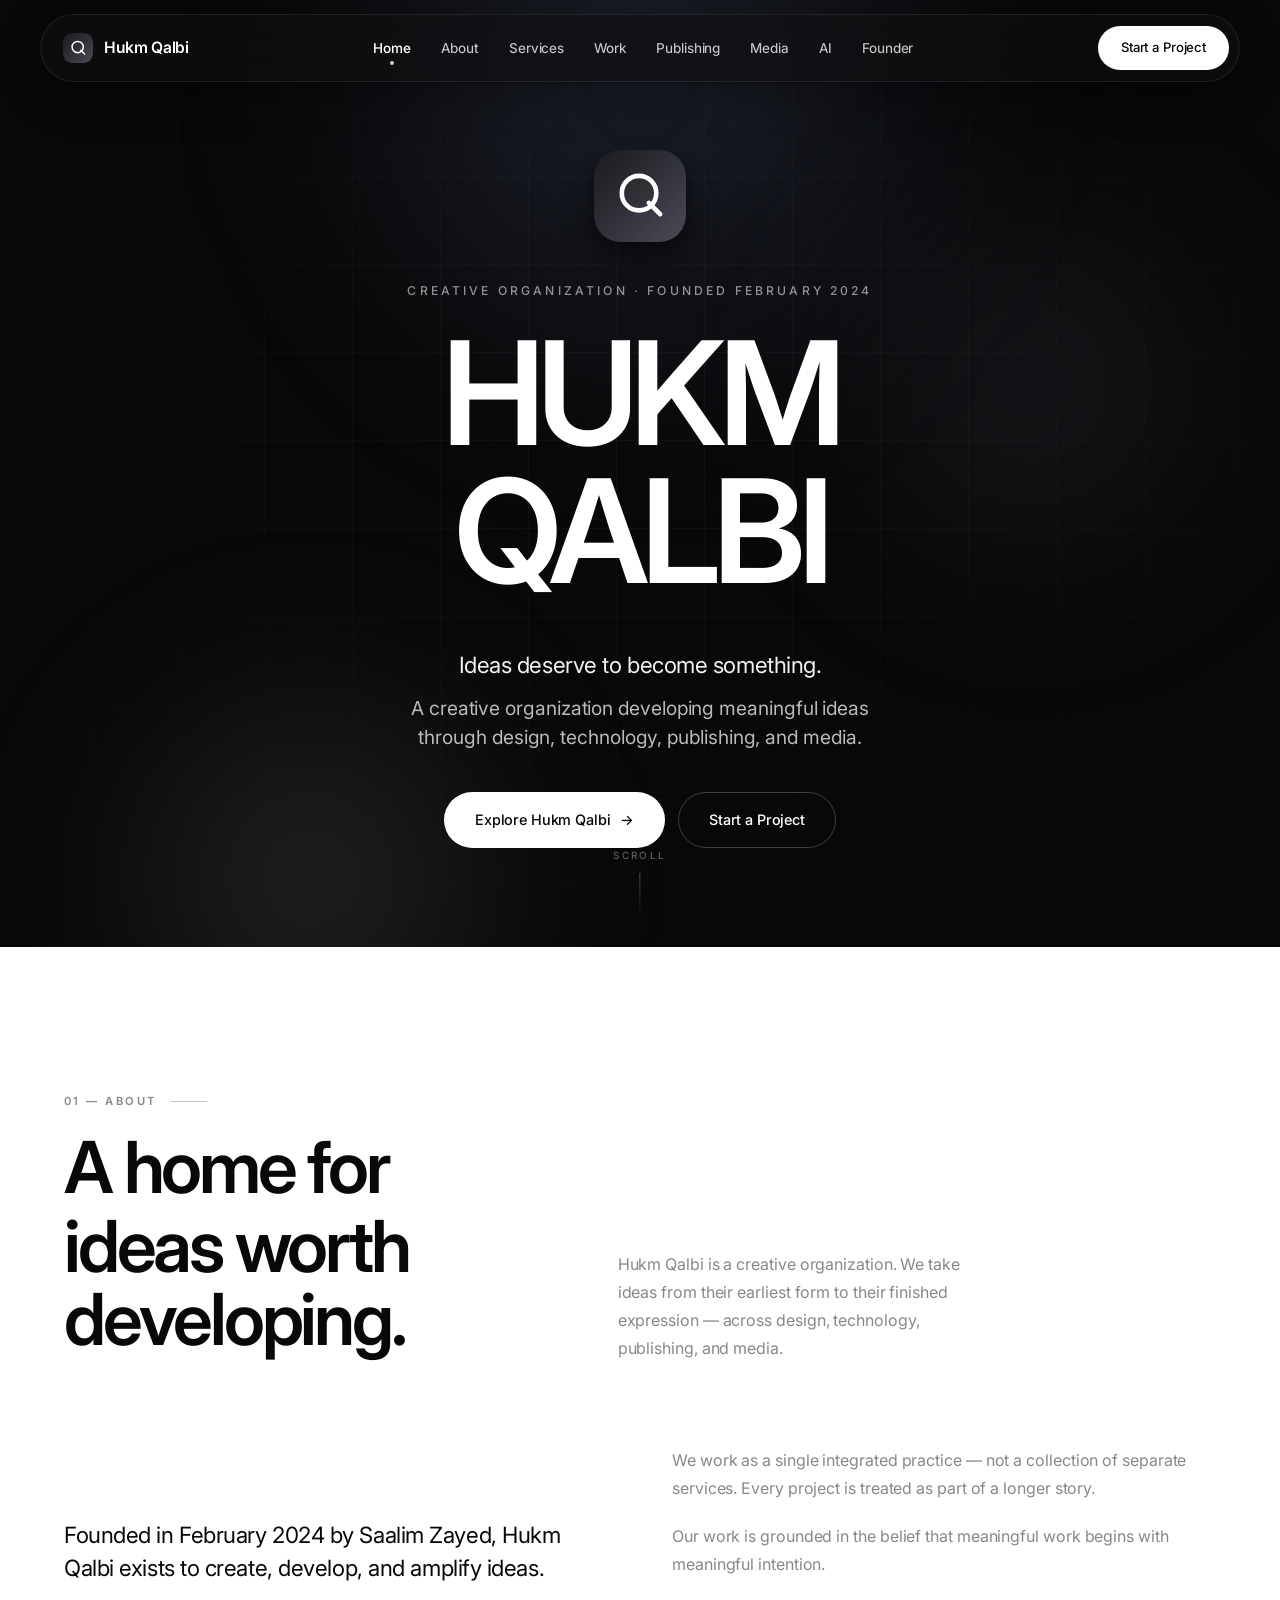
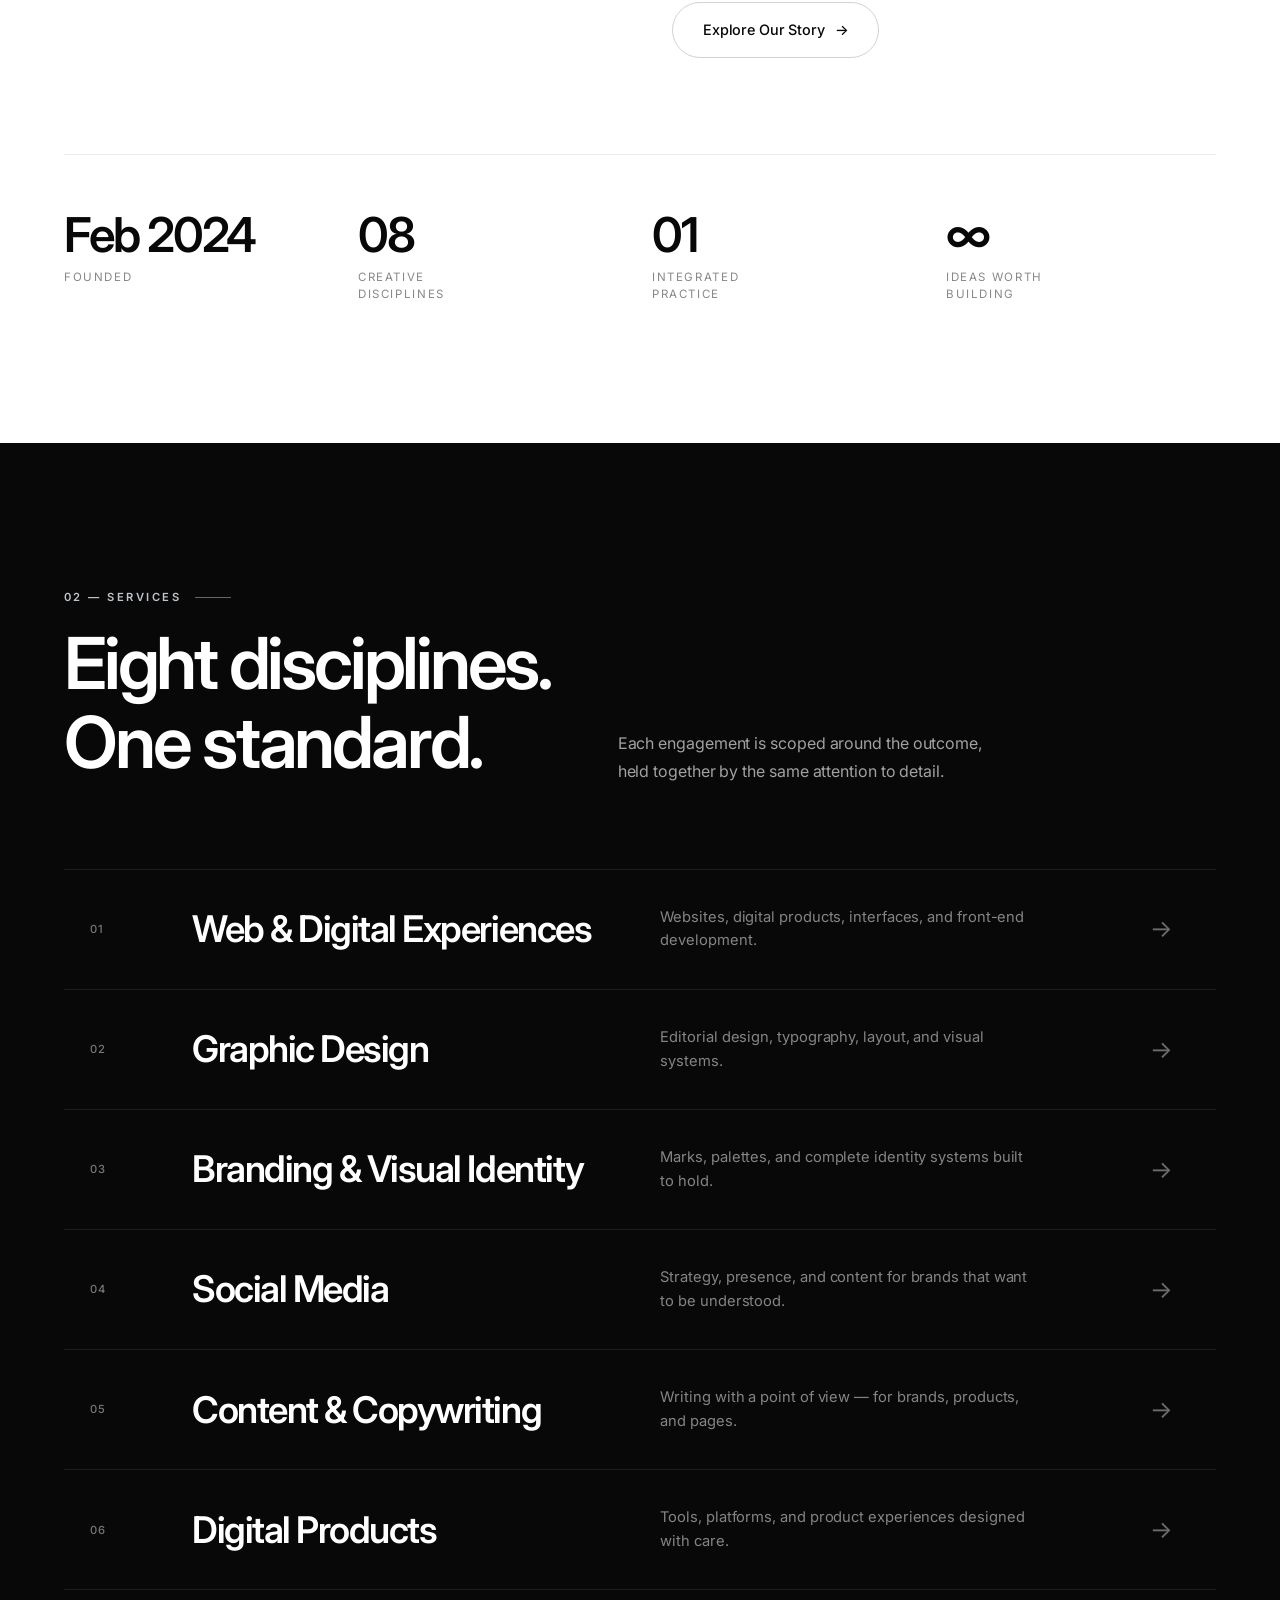
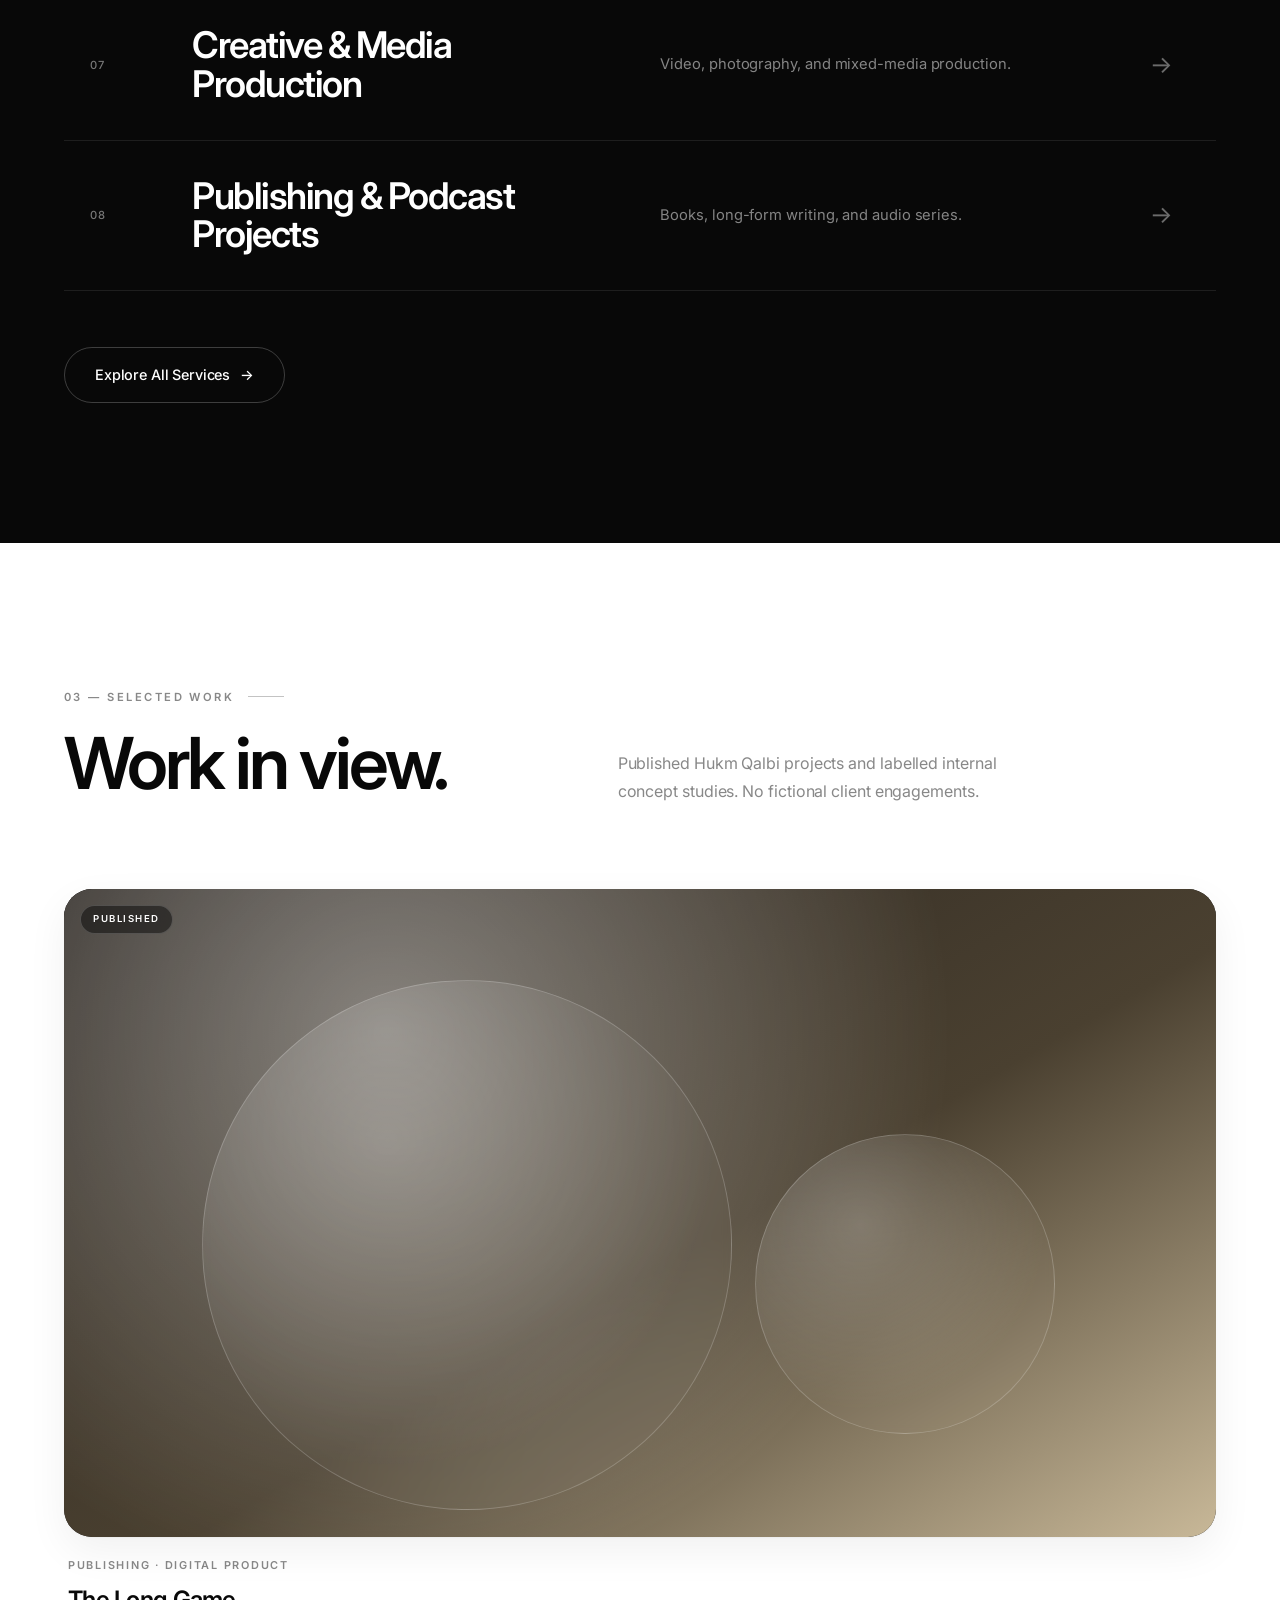
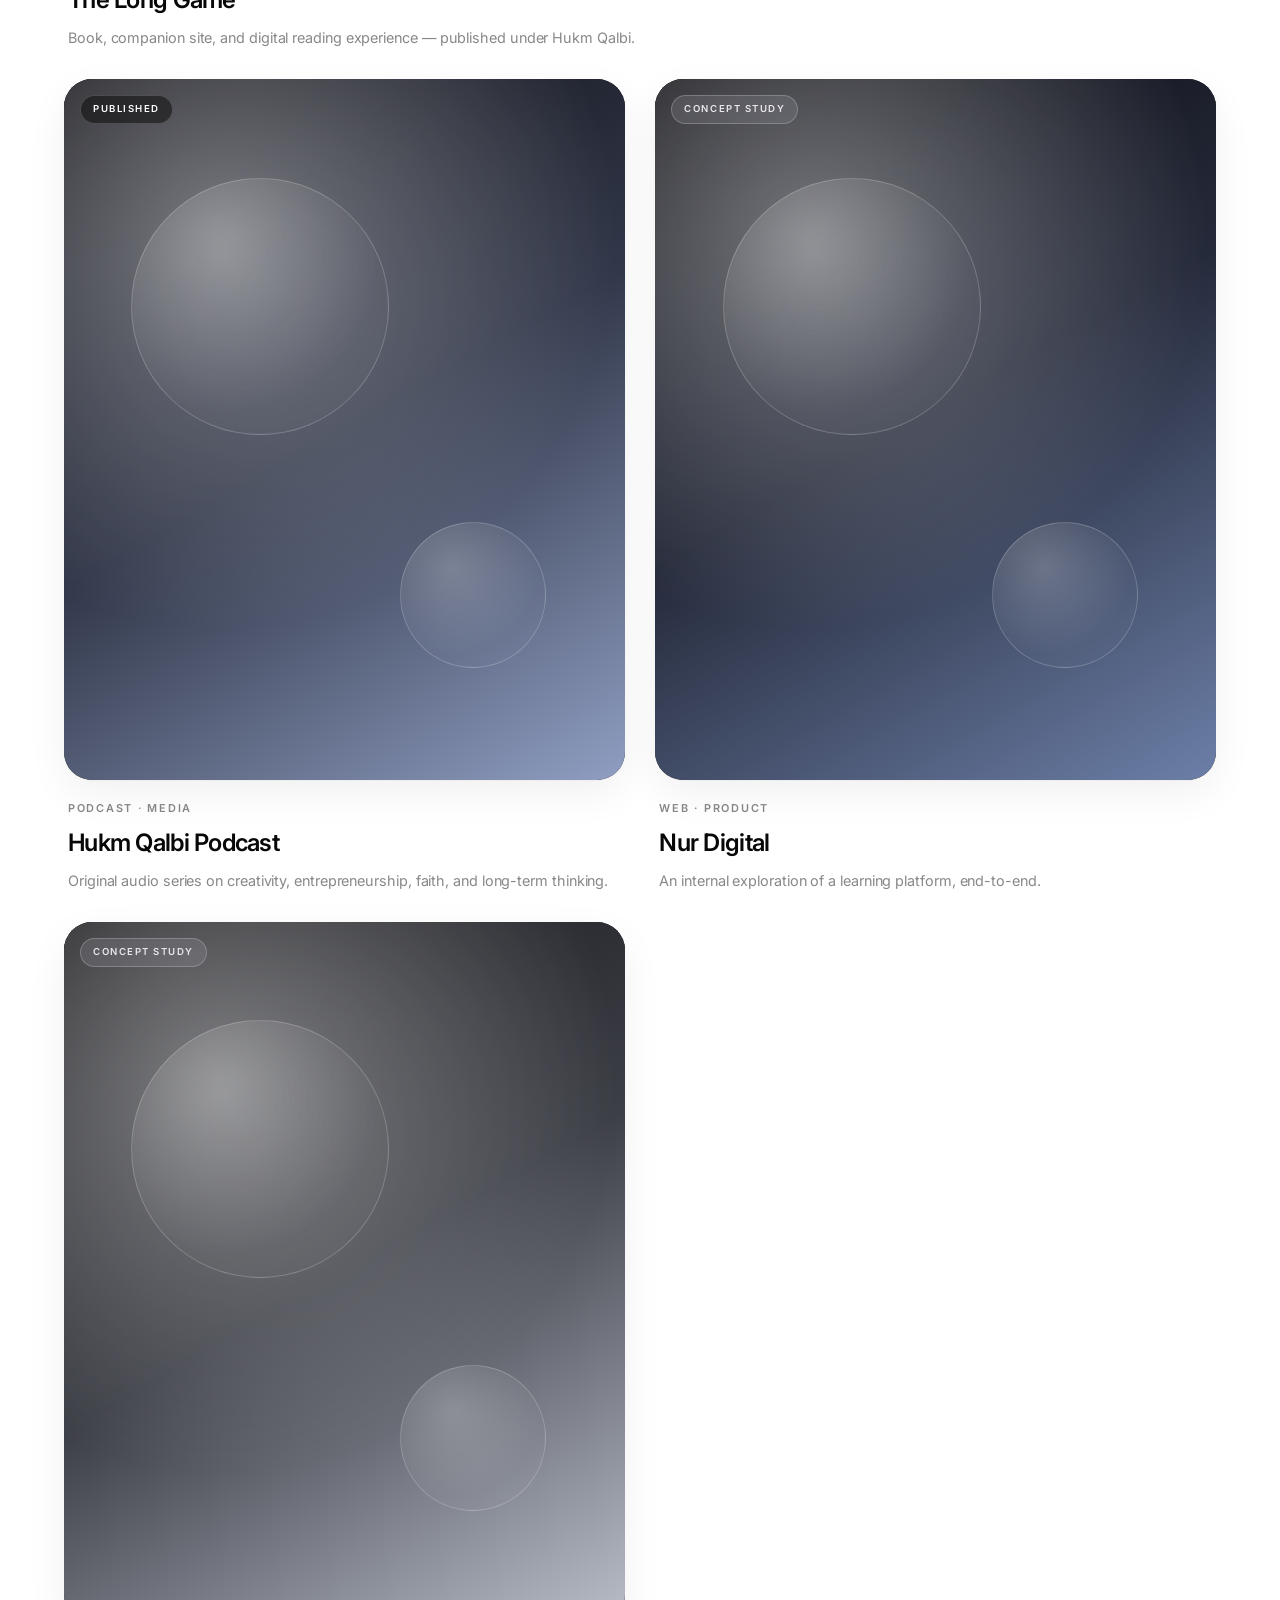
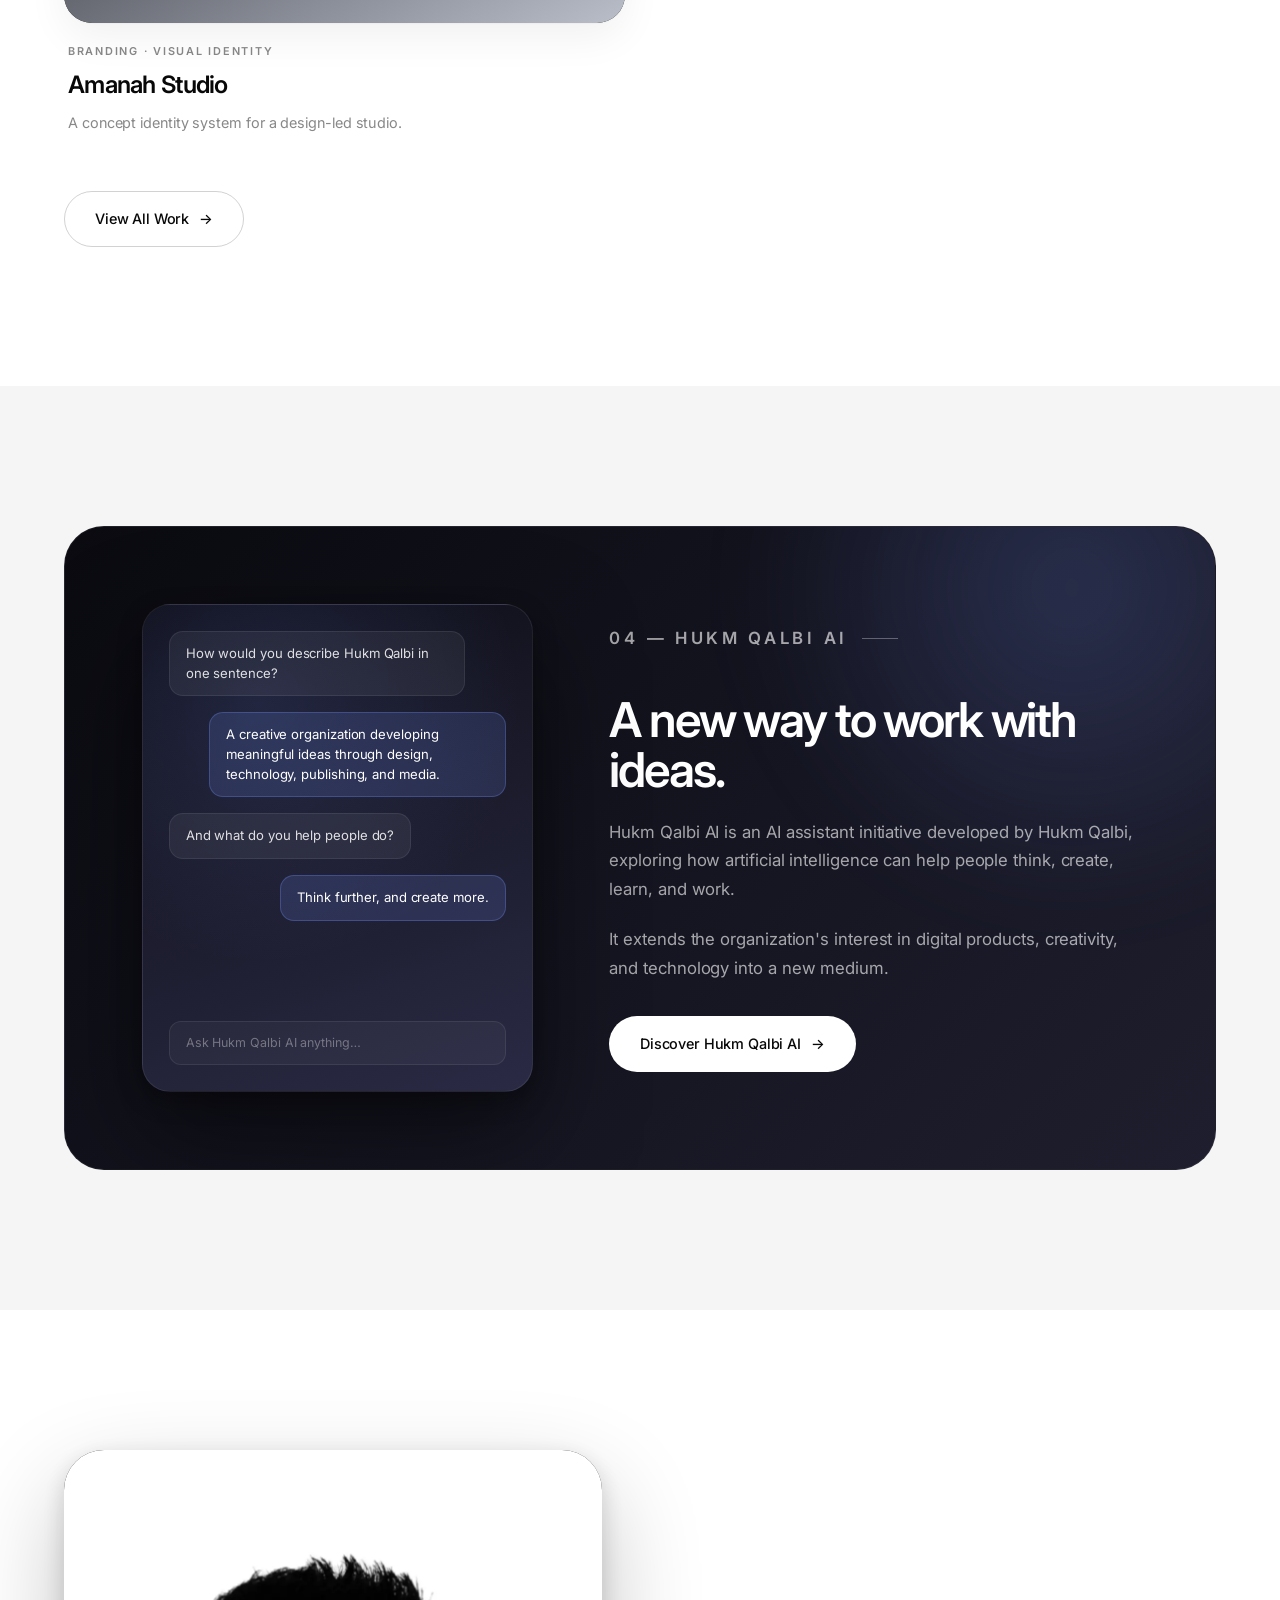
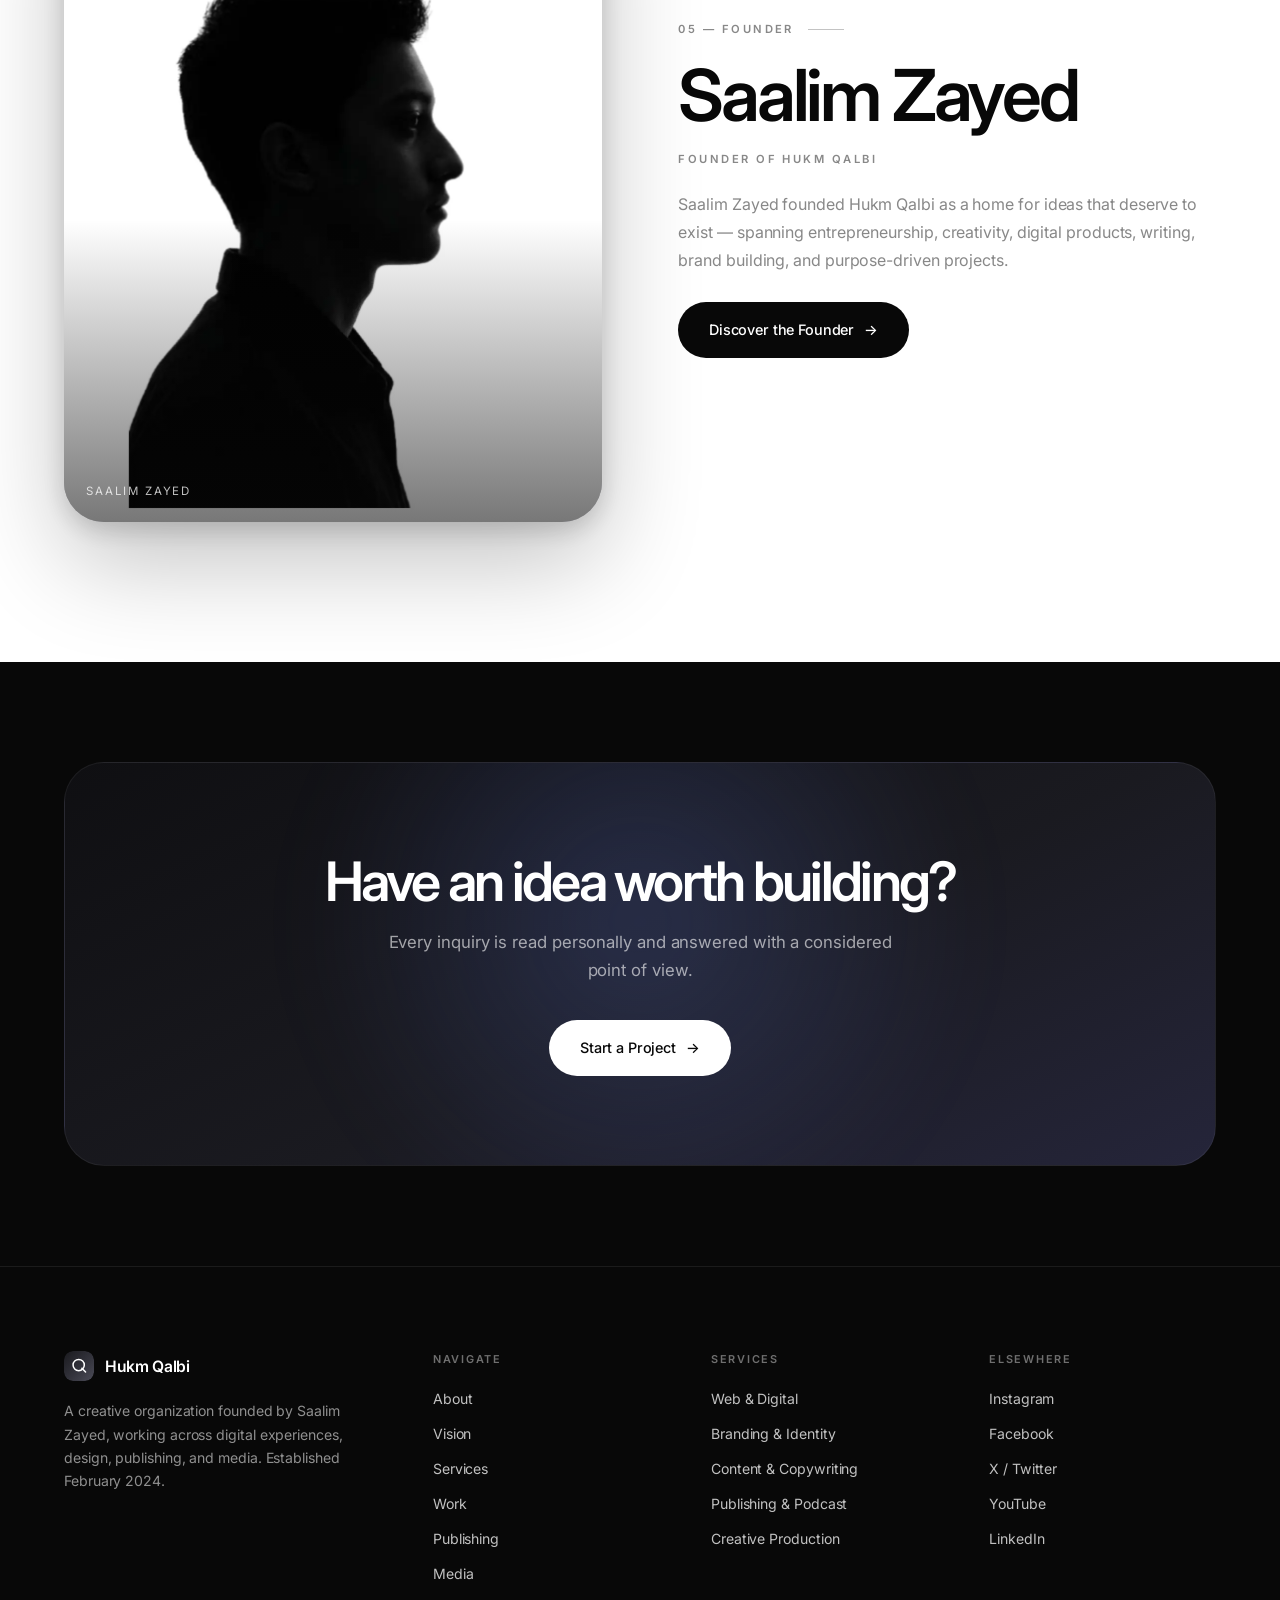
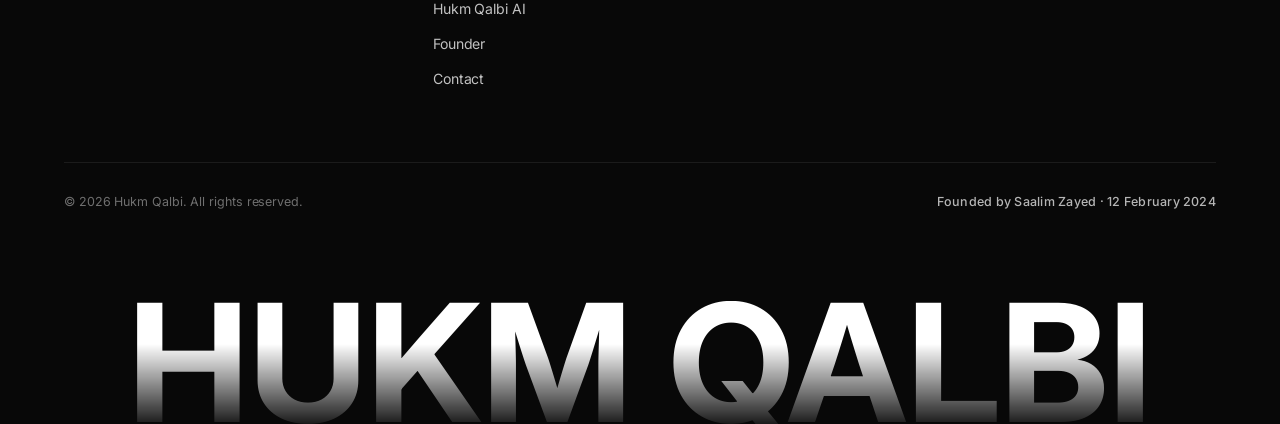
<file: index.html>
<!DOCTYPE html>
<html lang="en">
<head>
<meta charset="UTF-8">
<meta name="viewport" content="width=device-width, initial-scale=1, viewport-fit=cover">
<meta name="theme-color" content="#080808">
<title>Hukm Qalbi — Creative Organization</title>
<meta name="description" content="Hukm Qalbi is a creative organization founded by Saalim Zayed, working across digital experiences, design, publishing, and media.">
<link rel="canonical" href="https://hukmqalbi.github.io/Hukm-Qalbi/">
<link rel="icon" type="image/png" href="hqfv.png">
<link rel="apple-touch-icon" href="hqfv.png">
<meta property="og:type" content="website">
<meta property="og:site_name" content="Hukm Qalbi">
<meta property="og:title" content="Hukm Qalbi — Creative Organization">
<meta property="og:description" content="Hukm Qalbi is a creative organization founded by Saalim Zayed, working across digital experiences, design, publishing, and media.">
<meta property="og:url" content="https://hukmqalbi.github.io/Hukm-Qalbi/">
<meta property="og:image" content="https://hukmqalbi.github.io/Hukm-Qalbi/hqfv.png">
<meta name="twitter:card" content="summary_large_image">
<meta name="twitter:title" content="Hukm Qalbi — Creative Organization">
<meta name="twitter:description" content="Hukm Qalbi is a creative organization founded by Saalim Zayed, working across digital experiences, design, publishing, and media.">
<meta name="twitter:image" content="https://hukmqalbi.github.io/Hukm-Qalbi/hqfv.png">
<meta name="twitter:site" content="@hukmqalbi">
<link rel="preconnect" href="https://fonts.googleapis.com">
<link rel="preconnect" href="https://fonts.gstatic.com" crossorigin>
<link href="https://fonts.googleapis.com/css2?family=Inter:wght@300;400;500;600;700&family=Instrument+Serif:ital@0;1&display=swap" rel="stylesheet">
<link rel="stylesheet" href="assets/styles.css">
<script type="application/ld+json">
{
  "@context":"https://schema.org",
  "@graph":[
    {"@type":"Organization","@id":"https://hukmqalbi.github.io/Hukm-Qalbi/#organization",
     "name":"Hukm Qalbi","alternateName":"حكم قلبي",
     "url":"https://hukmqalbi.github.io/Hukm-Qalbi/",
     "logo":"https://hukmqalbi.github.io/Hukm-Qalbi/hqfv.png",
     "description":"Hukm Qalbi is a creative organization founded by Saalim Zayed, working across digital experiences, design, publishing, and media.",
     "foundingDate":"2024-02-12",
     "founder":{"@id":"https://hukmqalbi.github.io/Hukm-Qalbi/#saalim-zayed"},
     "sameAs":["https://instagram.com/hukmqalbi","https://facebook.com/hukmqalbi","https://x.com/hukmqalbi","https://youtube.com/@hukmqalbi","https://linkedin.com/company/hukmqalbi"],
     "knowsAbout":["Web & Digital Experiences","Graphic Design","Branding & Visual Identity","Social Media","Content & Copywriting","Digital Products","Creative & Media Production","Publishing & Podcast Projects"]},
    {"@type":"WebSite","@id":"https://hukmqalbi.github.io/Hukm-Qalbi/#website",
     "url":"https://hukmqalbi.github.io/Hukm-Qalbi/",
     "name":"Hukm Qalbi","alternateName":"حكم قلبي","inLanguage":"en",
     "publisher":{"@id":"https://hukmqalbi.github.io/Hukm-Qalbi/#organization"}},
    {"@type":"Person","@id":"https://hukmqalbi.github.io/Hukm-Qalbi/#saalim-zayed",
     "name":"Saalim Zayed","jobTitle":"Founder of Hukm Qalbi",
     "url":"https://hukmqalbi.github.io/Hukm-Qalbi/founder/",
     "worksFor":{"@id":"https://hukmqalbi.github.io/Hukm-Qalbi/#organization"},
     "sameAs":["https://zayed-saalim.github.io/Zayed.com/","https://www.instagram.com/saalimzayed"]}
  ]
}
</script>
</head>
<body>
<a class="skip" href="#main">Skip to content</a>

<svg width="0" height="0" style="position:absolute" aria-hidden="true" focusable="false">
<defs><linearGradient id="hqGrad" x1="0" y1="0" x2="1" y2="1">
<stop offset="0%" stop-color="#1a1a1e"/><stop offset="55%" stop-color="#33333c"/><stop offset="100%" stop-color="#4c4c58"/>
</linearGradient></defs>
<symbol id="hq-mark" viewBox="0 0 48 48">
<rect width="48" height="48" rx="14" fill="url(#hqGrad)"/>
<circle cx="23.5" cy="22.5" r="9" fill="none" stroke="#fff" stroke-width="2.4"/>
<path d="M28.6 27.6 L34.5 33.5" stroke="#fff" stroke-width="2.4" stroke-linecap="round"/>
</symbol>
<symbol id="hq-mark-light" viewBox="0 0 48 48">
<circle cx="23.5" cy="22.5" r="9" fill="none" stroke="currentColor" stroke-width="2.4"/>
<path d="M28.6 27.6 L34.5 33.5" stroke="currentColor" stroke-width="2.4" stroke-linecap="round"/>
</symbol>
</svg>

<header class="nav" id="nav">
  <div class="nav-inner">
    <a class="brand" href="./" aria-label="Hukm Qalbi — home">
      <svg class="brand-mark" aria-hidden="true"><use href="#hq-mark"/></svg>
      <span class="brand-text">Hukm Qalbi</span>
    </a>
    <ul class="nav-links">
      <li><a href="./" class="active">Home</a></li>
      <li><a href="about/">About</a></li>
      <li class="nav-item--has-dropdown">
        <a href="services/">Services</a>
        <div class="nav-dropdown" role="menu">
          <a href="services/web-digital-experiences/">Web & Digital Experiences</a>
          <a href="services/graphic-design/">Graphic Design</a>
          <a href="services/branding-visual-identity/">Branding & Visual Identity</a>
          <a href="services/social-media/">Social Media</a>
          <a href="services/content-copywriting/">Content & Copywriting</a>
          <a href="services/digital-products/">Digital Products</a>
          <a href="services/creative-media-production/">Creative & Media Production</a>
          <a href="services/publishing-podcast-projects/">Publishing & Podcast</a>
        </div>
      </li>
      <li><a href="work/">Work</a></li>
      <li><a href="publishing/">Publishing</a></li>
      <li><a href="media/">Media</a></li>
      <li><a href="hukm-qalbi-ai/">AI</a></li>
      <li><a href="founder/">Founder</a></li>
    </ul>
    <div class="nav-right">
      <a href="contact/" class="btn btn-primary btn-sm">Start a Project</a>
      <button class="menu-btn" id="menuBtn" aria-label="Open menu" aria-expanded="false" aria-controls="menuPanel">
        <span></span><span></span>
      </button>
    </div>
  </div>
</header>

<div class="menu-panel" id="menuPanel" role="dialog" aria-modal="true" aria-label="Menu">
  <nav>
    <a href="./">Home</a>
    <a href="about/">About</a>
    <a href="vision/">Vision</a>
    <a href="services/">Services</a>
    <a href="work/">Work</a>
    <a href="publishing/">Publishing</a>
    <a href="media/">Media</a>
    <a href="hukm-qalbi-ai/">Hukm Qalbi AI</a>
    <a href="founder/">Founder</a>
    <a href="contact/">Contact</a>
  </nav>
  <div class="menu-foot">
    <span>Hukm Qalbi — Creative Organization</span>
    <span>Founded by Saalim Zayed · 2024</span>
  </div>
</div>

<main id="main">

<section class="hero hero--home" data-theme="dark">
  <div class="hero-ambient" aria-hidden="true">
    <span class="blob blob-a"></span><span class="blob blob-b"></span><span class="blob blob-c"></span>
  </div>
  <div class="hero-grid" aria-hidden="true"></div>
  <div class="hero-inner">
    <svg class="hero-mark" aria-hidden="true"><use href="#hq-mark"/></svg>
    <p class="eyebrow eyebrow--hero reveal">Creative Organization · Founded February 2024</p>
    <h1 class="hero-title">
      <span class="mask"><span class="mask-i" style="--d:.10s">HUKM</span></span>
      <span class="mask"><span class="mask-i" style="--d:.22s">QALBI</span></span>
    </h1>
    <p class="hero-sub reveal" style="--d:.5s">Ideas deserve to become something.</p>
    <p class="hero-sub--page reveal" style="--d:.6s;max-width:44ch;margin-inline:auto">
      A creative organization developing meaningful ideas through design, technology, publishing, and media.
    </p>
    <div class="hero-cta reveal" style="--d:.72s">
      <a href="about/" class="btn btn-light">Explore Hukm Qalbi <span class="arw">→</span></a>
      <a href="contact/" class="btn btn-ghost">Start a Project</a>
    </div>
  </div>
  <div class="scroll-cue" aria-hidden="true"><span>Scroll</span><i></i></div>
</section>

<section class="section" data-theme="light">
  <div class="wrap">
    <div class="sec-head">
      <div>
        <p class="label reveal">01 — About</p>
        <h2 class="display reveal" style="--d:.08s;margin-top:20px">
          <span class="mask"><span class="mask-i" style="--d:.12s">A home for</span></span>
          <span class="mask"><span class="mask-i" style="--d:.2s">ideas worth developing.</span></span>
        </h2>
      </div>
      <p class="body-text reveal" style="--d:.16s">
        Hukm Qalbi is a creative organization. We take ideas from their earliest form to their finished expression — across design, technology, publishing, and media.
      </p>
    </div>
    <div class="split">
      <div class="col reveal">
        <p class="lead">Founded in February 2024 by Saalim Zayed, Hukm Qalbi exists to create, develop, and amplify ideas.</p>
      </div>
      <div class="col reveal" style="--d:.1s">
        <p class="body-text">We work as a single integrated practice — not a collection of separate services. Every project is treated as part of a longer story.</p>
        <p class="body-text">Our work is grounded in the belief that meaningful work begins with meaningful intention.</p>
        <a href="about/" class="btn btn-ghost-dark" style="margin-top:24px">Explore Our Story <span class="arw">→</span></a>
      </div>
    </div>
    <div class="stats">
      <div class="stat reveal"><div class="stat-num">Feb 2024</div><div class="stat-lbl">Founded</div></div>
      <div class="stat reveal" style="--d:.08s"><div class="stat-num">08</div><div class="stat-lbl">Creative<br>Disciplines</div></div>
      <div class="stat reveal" style="--d:.16s"><div class="stat-num">01</div><div class="stat-lbl">Integrated<br>Practice</div></div>
      <div class="stat reveal" style="--d:.24s"><div class="stat-num">∞</div><div class="stat-lbl">Ideas Worth<br>Building</div></div>
    </div>
  </div>
</section>

<section class="section section--dark" data-theme="dark">
  <div class="wrap">
    <div class="sec-head">
      <div>
        <p class="label reveal">02 — Services</p>
        <h2 class="display reveal" style="--d:.08s;margin-top:20px">
          <span class="mask"><span class="mask-i" style="--d:.12s">Eight disciplines.</span></span>
          <span class="mask"><span class="mask-i" style="--d:.2s">One standard.</span></span>
        </h2>
      </div>
      <p class="body-text reveal" style="--d:.16s">Each engagement is scoped around the outcome, held together by the same attention to detail.</p>
    </div>
    <div class="service-list">
      <a class="service-row reveal" href="services/web-digital-experiences/"><span class="idx">01</span><span class="name">Web & Digital Experiences</span><span class="desc">Websites, digital products, interfaces, and front-end development.</span><span class="arrow">→</span></a>
      <a class="service-row reveal" href="services/graphic-design/" style="--d:.04s"><span class="idx">02</span><span class="name">Graphic Design</span><span class="desc">Editorial design, typography, layout, and visual systems.</span><span class="arrow">→</span></a>
      <a class="service-row reveal" href="services/branding-visual-identity/" style="--d:.08s"><span class="idx">03</span><span class="name">Branding & Visual Identity</span><span class="desc">Marks, palettes, and complete identity systems built to hold.</span><span class="arrow">→</span></a>
      <a class="service-row reveal" href="services/social-media/" style="--d:.12s"><span class="idx">04</span><span class="name">Social Media</span><span class="desc">Strategy, presence, and content for brands that want to be understood.</span><span class="arrow">→</span></a>
      <a class="service-row reveal" href="services/content-copywriting/" style="--d:.16s"><span class="idx">05</span><span class="name">Content & Copywriting</span><span class="desc">Writing with a point of view — for brands, products, and pages.</span><span class="arrow">→</span></a>
      <a class="service-row reveal" href="services/digital-products/" style="--d:.20s"><span class="idx">06</span><span class="name">Digital Products</span><span class="desc">Tools, platforms, and product experiences designed with care.</span><span class="arrow">→</span></a>
      <a class="service-row reveal" href="services/creative-media-production/" style="--d:.24s"><span class="idx">07</span><span class="name">Creative & Media Production</span><span class="desc">Video, photography, and mixed-media production.</span><span class="arrow">→</span></a>
      <a class="service-row reveal" href="services/publishing-podcast-projects/" style="--d:.28s"><span class="idx">08</span><span class="name">Publishing & Podcast Projects</span><span class="desc">Books, long-form writing, and audio series.</span><span class="arrow">→</span></a>
    </div>
    <div style="margin-top:clamp(40px,5vw,56px)">
      <a href="services/" class="btn btn-ghost">Explore All Services <span class="arw">→</span></a>
    </div>
  </div>
</section>

<section class="section" data-theme="light">
  <div class="wrap">
    <div class="sec-head">
      <div>
        <p class="label reveal">03 — Selected Work</p>
        <h2 class="display reveal" style="--d:.08s;margin-top:20px">
          <span class="mask"><span class="mask-i" style="--d:.12s">Work in view.</span></span>
        </h2>
      </div>
      <p class="body-text reveal" style="--d:.16s">Published Hukm Qalbi projects and labelled internal concept studies. No fictional client engagements.</p>
    </div>
    <div class="work-grid">
      <a class="project project--wide reveal" href="publishing/">
        <div class="project-media"><div class="pm-bg pm-5"></div><span class="pm-orb a"></span><span class="pm-orb b"></span><span class="pm-tag">Published</span></div>
        <div class="project-body"><span class="project-cat">Publishing · Digital Product</span><h3 class="project-title">The Long Game</h3><p class="project-desc">Book, companion site, and digital reading experience — published under Hukm Qalbi.</p></div>
      </a>
      <a class="project reveal" href="media/" style="--d:.06s">
        <div class="project-media"><div class="pm-bg pm-6"></div><span class="pm-orb a"></span><span class="pm-orb b"></span><span class="pm-tag">Published</span></div>
        <div class="project-body"><span class="project-cat">Podcast · Media</span><h3 class="project-title">Hukm Qalbi Podcast</h3><p class="project-desc">Original audio series on creativity, entrepreneurship, faith, and long-term thinking.</p></div>
      </a>
      <a class="project reveal" href="work/" style="--d:.12s">
        <div class="project-media"><div class="pm-bg pm-1"></div><span class="pm-orb a"></span><span class="pm-orb b"></span><span class="pm-tag pm-tag--concept">Concept Study</span></div>
        <div class="project-body"><span class="project-cat">Web · Product</span><h3 class="project-title">Nur Digital</h3><p class="project-desc">An internal exploration of a learning platform, end-to-end.</p></div>
      </a>
      <a class="project reveal" href="work/" style="--d:.18s">
        <div class="project-media"><div class="pm-bg pm-2"></div><span class="pm-orb a"></span><span class="pm-orb b"></span><span class="pm-tag pm-tag--concept">Concept Study</span></div>
        <div class="project-body"><span class="project-cat">Branding · Visual Identity</span><h3 class="project-title">Amanah Studio</h3><p class="project-desc">A concept identity system for a design-led studio.</p></div>
      </a>
    </div>
    <div style="margin-top:clamp(40px,5vw,56px)">
      <a href="work/" class="btn btn-ghost-dark">View All Work <span class="arw">→</span></a>
    </div>
  </div>
</section>

<section class="section section--soft" data-theme="light">
  <div class="wrap">
    <div class="feature">
      <div class="ai-preview reveal" aria-hidden="true">
        <div class="ai-bubble ai-bubble--in">How would you describe Hukm Qalbi in one sentence?</div>
        <div class="ai-bubble ai-bubble--out">A creative organization developing meaningful ideas through design, technology, publishing, and media.</div>
        <div class="ai-bubble ai-bubble--in">And what do you help people do?</div>
        <div class="ai-bubble ai-bubble--out">Think further, and create more.</div>
        <div class="ai-preview-input">Ask Hukm Qalbi AI anything…</div>
      </div>
      <div class="feature-copy">
        <p class="label reveal">04 — Hukm Qalbi AI</p>
        <h2 class="reveal" style="--d:.08s;margin-top:20px">A new way to work with ideas.</h2>
        <p class="reveal" style="--d:.14s">Hukm Qalbi AI is an AI assistant initiative developed by Hukm Qalbi, exploring how artificial intelligence can help people think, create, learn, and work.</p>
        <p class="reveal" style="--d:.2s">It extends the organization's interest in digital products, creativity, and technology into a new medium.</p>
        <a href="hukm-qalbi-ai/" class="btn btn-light reveal" style="--d:.26s">Discover Hukm Qalbi AI <span class="arw">→</span></a>
      </div>
    </div>
  </div>
</section>

<section class="section" data-theme="light">
  <div class="wrap">
    <div class="split split--gap-lg">
      <figure class="portrait portrait--photo reveal">
        <img src="szhq.webp" alt="Saalim Zayed, Founder of Hukm Qalbi" loading="lazy" decoding="async">
        <figcaption class="portrait-caption">Saalim Zayed</figcaption>
      </figure>
      <div>
        <p class="label reveal">05 — Founder</p>
        <h2 class="display reveal" style="--d:.08s;margin-top:20px">
          <span class="mask"><span class="mask-i" style="--d:.12s">Saalim Zayed</span></span>
        </h2>
        <p class="eyebrow reveal" style="--d:.16s;color:var(--muted);margin-top:14px">Founder of Hukm Qalbi</p>
        <p class="body-text reveal" style="--d:.2s;margin-top:22px">
          Saalim Zayed founded Hukm Qalbi as a home for ideas that deserve to exist — spanning entrepreneurship, creativity, digital products, writing, brand building, and purpose-driven projects.
        </p>
        <a href="founder/" class="btn btn-primary reveal" style="--d:.26s;margin-top:28px">Discover the Founder <span class="arw">→</span></a>
      </div>
    </div>
  </div>
</section>

<section class="cta-band" data-theme="dark">
  <div class="cta-band-inner">
    <h2>Have an idea worth building?</h2>
    <p>Every inquiry is read personally and answered with a considered point of view.</p>
    <a href="contact/" class="btn btn-primary">Start a Project <span class="arw">→</span></a>
  </div>
</section>

</main>

<footer class="footer">
  <div class="wrap">
    <div class="footer-top">
      <div class="footer-brand">
        <a class="brand" href="./"><svg class="brand-mark" aria-hidden="true"><use href="#hq-mark"/></svg><span class="brand-text">Hukm Qalbi</span></a>
        <p>A creative organization founded by Saalim Zayed, working across digital experiences, design, publishing, and media. Established February 2024.</p>
      </div>
      <div class="footer-col">
        <h4>Navigate</h4>
        <ul>
          <li><a href="about/">About</a></li>
          <li><a href="vision/">Vision</a></li>
          <li><a href="services/">Services</a></li>
          <li><a href="work/">Work</a></li>
          <li><a href="publishing/">Publishing</a></li>
          <li><a href="media/">Media</a></li>
          <li><a href="hukm-qalbi-ai/">Hukm Qalbi AI</a></li>
          <li><a href="founder/">Founder</a></li>
          <li><a href="contact/">Contact</a></li>
        </ul>
      </div>
      <div class="footer-col">
        <h4>Services</h4>
        <ul>
          <li><a href="services/web-digital-experiences/">Web & Digital</a></li>
          <li><a href="services/branding-visual-identity/">Branding & Identity</a></li>
          <li><a href="services/content-copywriting/">Content & Copywriting</a></li>
          <li><a href="services/publishing-podcast-projects/">Publishing & Podcast</a></li>
          <li><a href="services/creative-media-production/">Creative Production</a></li>
        </ul>
      </div>
      <div class="footer-col">
        <h4>Elsewhere</h4>
        <ul>
          <li><a href="https://instagram.com/hukmqalbi" target="_blank" rel="noopener">Instagram</a></li>
          <li><a href="https://facebook.com/hukmqalbi" target="_blank" rel="noopener">Facebook</a></li>
          <li><a href="https://x.com/hukmqalbi" target="_blank" rel="noopener">X / Twitter</a></li>
          <li><a href="https://youtube.com/@hukmqalbi" target="_blank" rel="noopener">YouTube</a></li>
          <li><a href="https://linkedin.com/company/hukmqalbi" target="_blank" rel="noopener">LinkedIn</a></li>
        </ul>
      </div>
    </div>
    <div class="footer-bottom">
      <span>© <span data-year>2024</span> Hukm Qalbi. All rights reserved.</span>
      <span class="footer-tag">Founded by Saalim Zayed · 12 February 2024</span>
    </div>
  <div class="footer-wordmark" aria-hidden="true">
  <svg viewBox="0 0 1000 120" preserveAspectRatio="xMidYMax meet" focusable="false">
    <text x="0" y="118" font-size="160" textLength="1000" lengthAdjust="spacingAndGlyphs">HUKM QALBI</text>
  </svg>
</div>
</footer>

<script src="assets/main.js" defer></script>
</body>
</html>
</file>
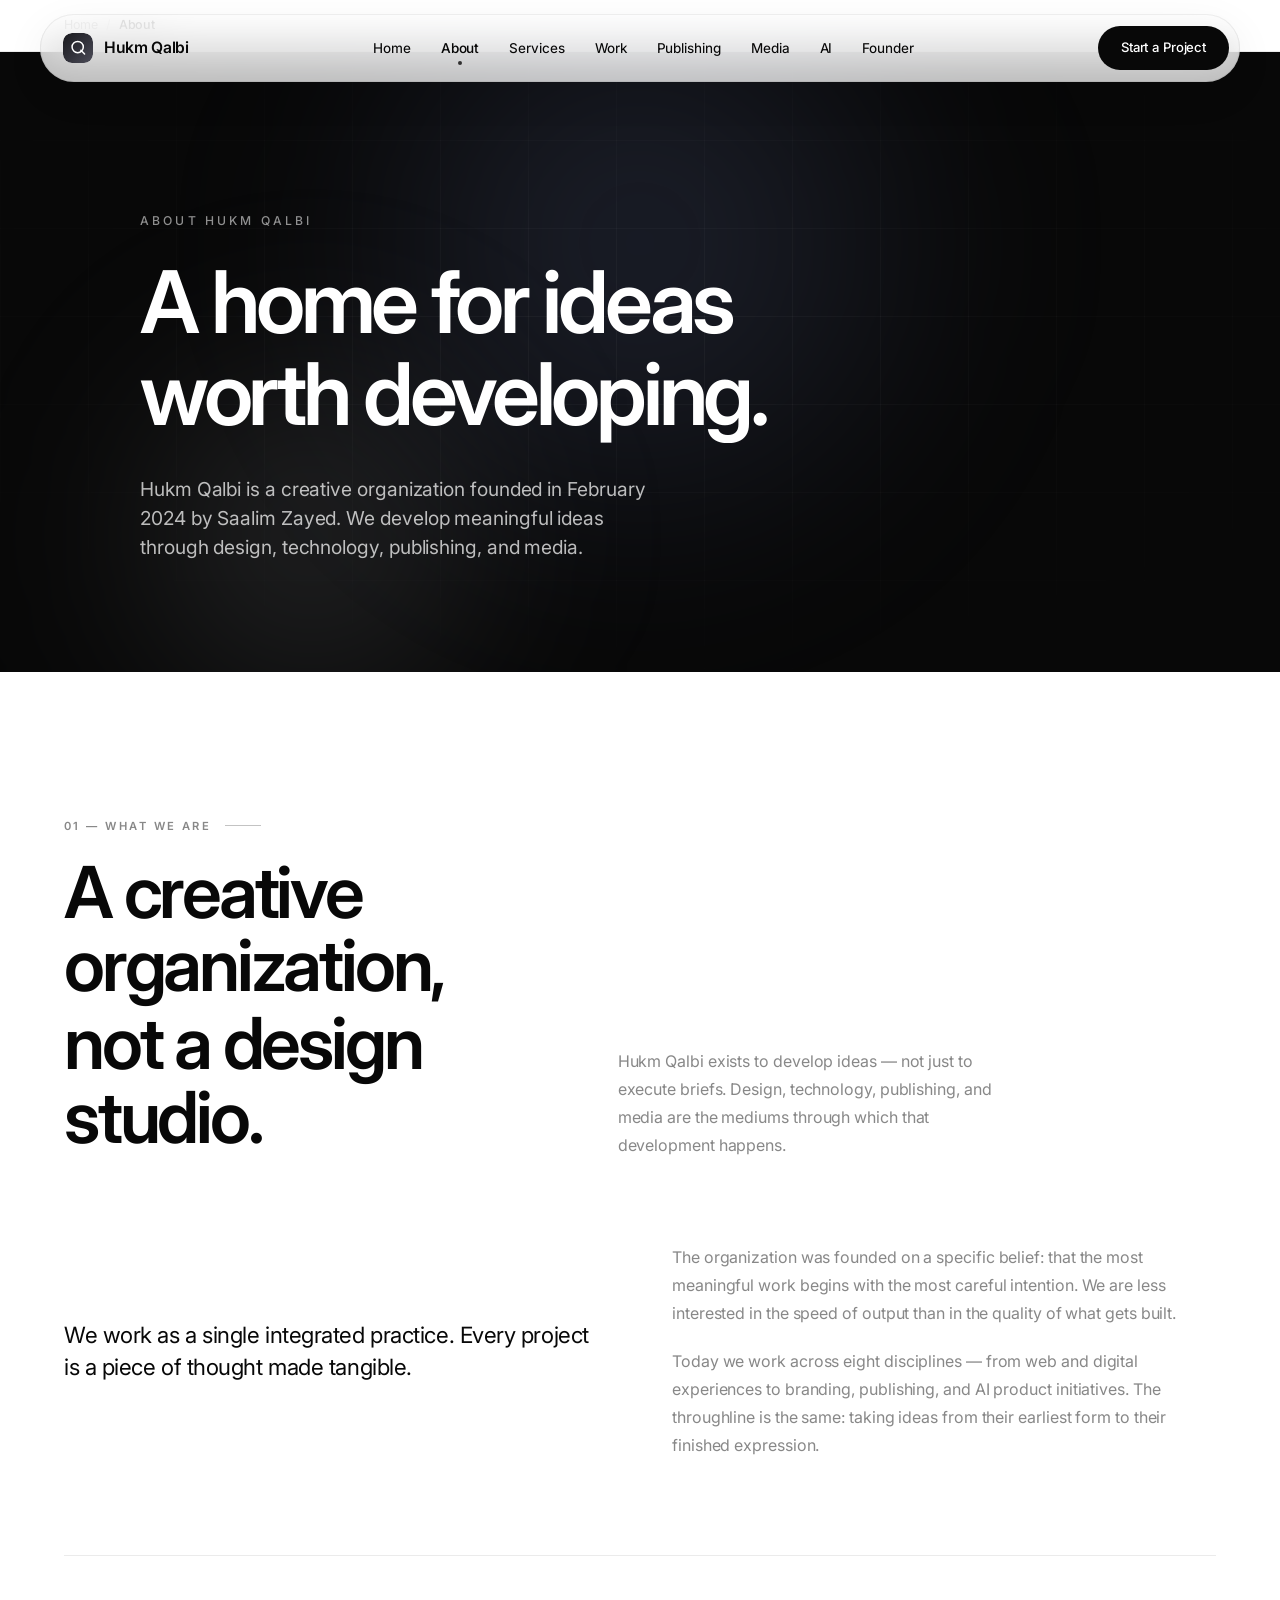
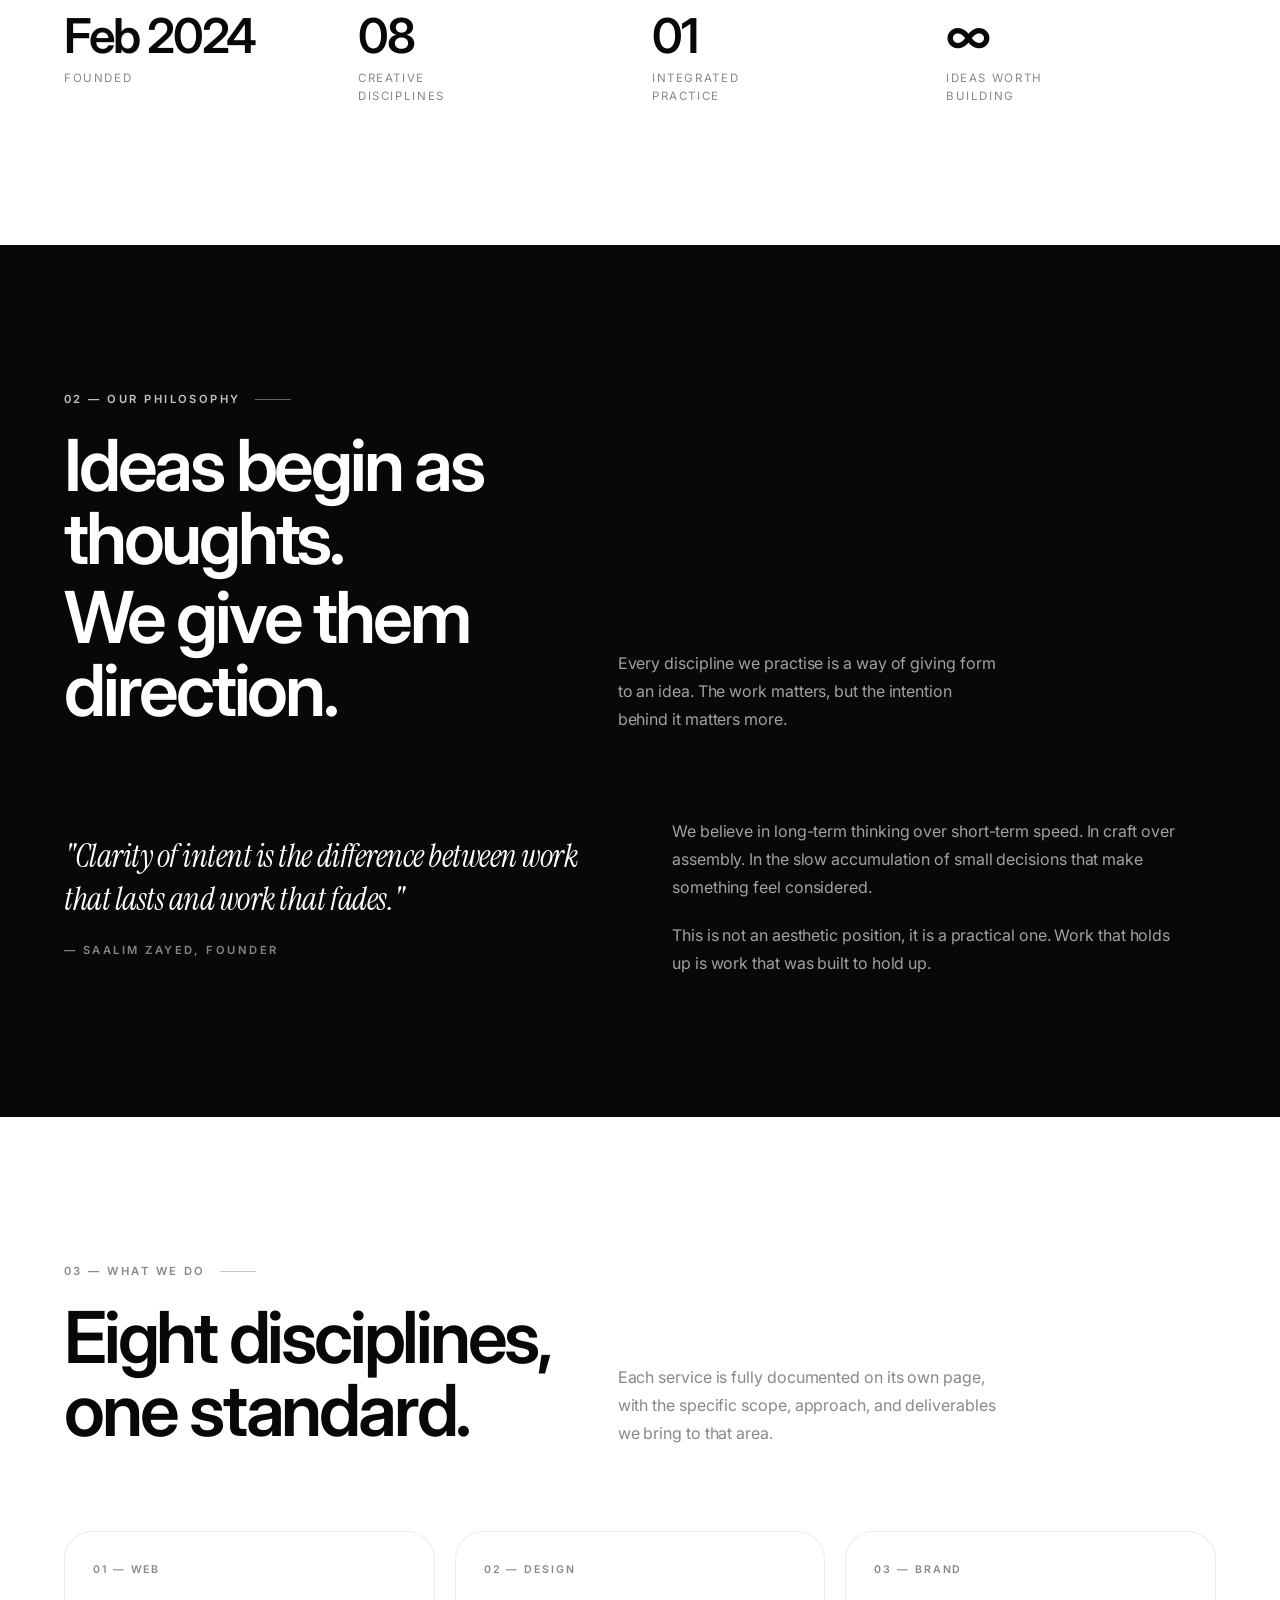
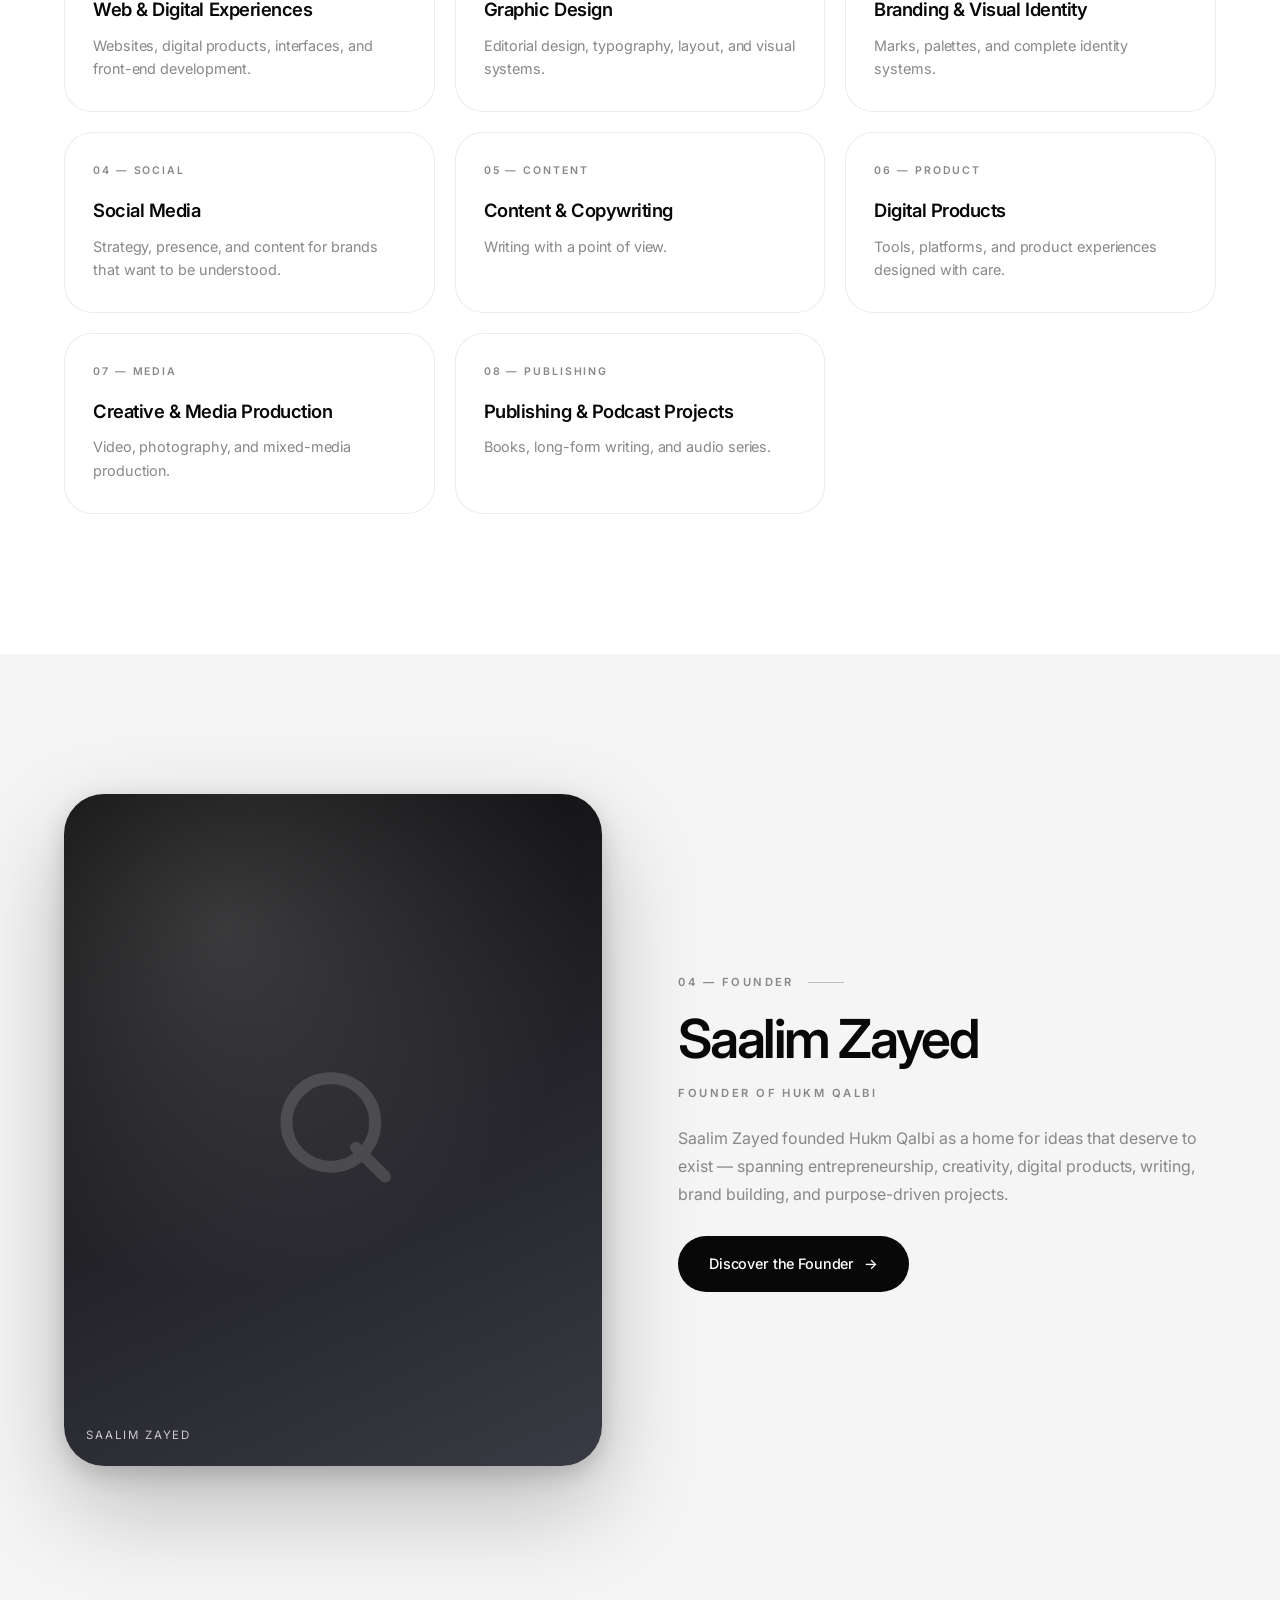
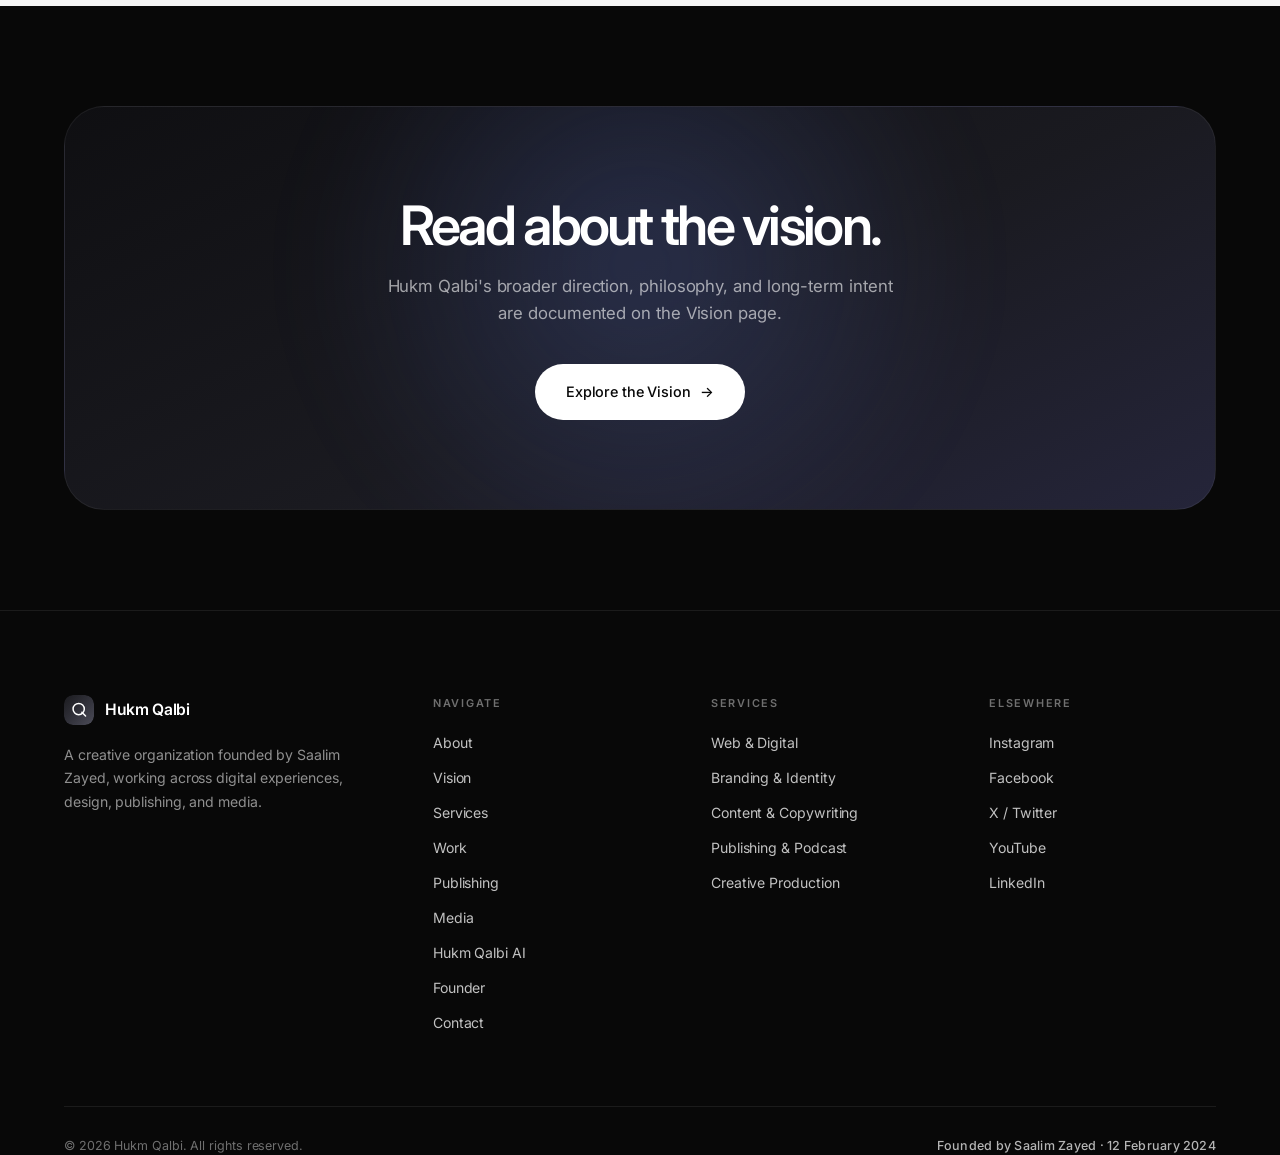
<file: about/index.html>
<!DOCTYPE html>
<html lang="en">
<head>
<meta charset="UTF-8">
<meta name="viewport" content="width=device-width, initial-scale=1, viewport-fit=cover">
<meta name="theme-color" content="#080808">
<title>About Hukm Qalbi — A creative organization for meaningful ideas</title>
<meta name="description" content="Hukm Qalbi is a creative organization founded by Saalim Zayed in February 2024, working across digital experiences, design, publishing, and media.">
<link rel="canonical" href="https://hukmqalbi.github.io/Hukm-Qalbi/about/">
<link rel="icon" type="image/png" href="../hqfv.png">
<meta property="og:type" content="website">
<meta property="og:site_name" content="Hukm Qalbi">
<meta property="og:title" content="About Hukm Qalbi">
<meta property="og:description" content="A creative organization founded by Saalim Zayed in February 2024.">
<meta property="og:url" content="https://hukmqalbi.github.io/Hukm-Qalbi/about/">
<meta property="og:image" content="https://hukmqalbi.github.io/Hukm-Qalbi/hqfv.png">
<meta name="twitter:card" content="summary_large_image">
<link rel="preconnect" href="https://fonts.googleapis.com">
<link rel="preconnect" href="https://fonts.gstatic.com" crossorigin>
<link href="https://fonts.googleapis.com/css2?family=Inter:wght@300;400;500;600;700&family=Instrument+Serif:ital@0;1&display=swap" rel="stylesheet">
<link rel="stylesheet" href="../assets/styles.css">
<script type="application/ld+json">
{
  "@context":"https://schema.org",
  "@graph":[
    {"@type":"Organization","@id":"https://hukmqalbi.github.io/Hukm-Qalbi/#organization",
     "name":"Hukm Qalbi","alternateName":"حكم قلبي","url":"https://hukmqalbi.github.io/Hukm-Qalbi/",
     "logo":"https://hukmqalbi.github.io/Hukm-Qalbi/hqfv.png",
     "description":"Hukm Qalbi is a creative organization founded by Saalim Zayed, working across digital experiences, design, publishing, and media.",
     "foundingDate":"2024-02-12","founder":{"@id":"https://hukmqalbi.github.io/Hukm-Qalbi/#saalim-zayed"},
     "sameAs":["https://instagram.com/hukmqalbi","https://facebook.com/hukmqalbi","https://x.com/hukmqalbi","https://youtube.com/@hukmqalbi","https://linkedin.com/company/hukmqalbi"],
     "knowsAbout":["Web & Digital Experiences","Graphic Design","Branding & Visual Identity","Social Media","Content & Copywriting","Digital Products","Creative & Media Production","Publishing & Podcast Projects"]},
    {"@type":"AboutPage","@id":"https://hukmqalbi.github.io/Hukm-Qalbi/about/#webpage",
     "url":"https://hukmqalbi.github.io/Hukm-Qalbi/about/","name":"About Hukm Qalbi","inLanguage":"en",
     "isPartOf":{"@id":"https://hukmqalbi.github.io/Hukm-Qalbi/#website"},
     "about":{"@id":"https://hukmqalbi.github.io/Hukm-Qalbi/#organization"},
     "mainEntity":{"@id":"https://hukmqalbi.github.io/Hukm-Qalbi/#organization"},
     "publisher":{"@id":"https://hukmqalbi.github.io/Hukm-Qalbi/#organization"}},
    {"@type":"WebSite","@id":"https://hukmqalbi.github.io/Hukm-Qalbi/#website",
     "url":"https://hukmqalbi.github.io/Hukm-Qalbi/","name":"Hukm Qalbi",
     "publisher":{"@id":"https://hukmqalbi.github.io/Hukm-Qalbi/#organization"}},
    {"@type":"Person","@id":"https://hukmqalbi.github.io/Hukm-Qalbi/#saalim-zayed",
     "name":"Saalim Zayed","jobTitle":"Founder of Hukm Qalbi",
     "url":"https://hukmqalbi.github.io/Hukm-Qalbi/founder/",
     "worksFor":{"@id":"https://hukmqalbi.github.io/Hukm-Qalbi/#organization"}}
  ]
}
</script>
</head>
<body>
<a class="skip" href="#main">Skip to content</a>
<svg width="0" height="0" style="position:absolute" aria-hidden="true" focusable="false"><defs>
<linearGradient id="hqGrad" x1="0" y1="0" x2="1" y2="1"><stop offset="0%" stop-color="#1a1a1e"/><stop offset="55%" stop-color="#33333c"/><stop offset="100%" stop-color="#4c4c58"/></linearGradient></defs>
<symbol id="hq-mark" viewBox="0 0 48 48"><rect width="48" height="48" rx="14" fill="url(#hqGrad)"/><circle cx="23.5" cy="22.5" r="9" fill="none" stroke="#fff" stroke-width="2.4"/><path d="M28.6 27.6 L34.5 33.5" stroke="#fff" stroke-width="2.4" stroke-linecap="round"/></symbol>
<symbol id="hq-mark-light" viewBox="0 0 48 48"><circle cx="23.5" cy="22.5" r="9" fill="none" stroke="currentColor" stroke-width="2.4"/><path d="M28.6 27.6 L34.5 33.5" stroke="currentColor" stroke-width="2.4" stroke-linecap="round"/></symbol>
</svg>

<header class="nav" id="nav">
  <div class="nav-inner">
    <a class="brand" href="../" aria-label="Hukm Qalbi — home"><svg class="brand-mark" aria-hidden="true"><use href="#hq-mark"/></svg><span class="brand-text">Hukm Qalbi</span></a>
    <ul class="nav-links">
      <li><a href="../">Home</a></li>
      <li><a href="./" class="active">About</a></li>
      <li class="nav-item--has-dropdown"><a href="../services/">Services</a>
        <div class="nav-dropdown" role="menu">
          <a href="../services/web-digital-experiences/">Web & Digital Experiences</a>
          <a href="../services/graphic-design/">Graphic Design</a>
          <a href="../services/branding-visual-identity/">Branding & Visual Identity</a>
          <a href="../services/social-media/">Social Media</a>
          <a href="../services/content-copywriting/">Content & Copywriting</a>
          <a href="../services/digital-products/">Digital Products</a>
          <a href="../services/creative-media-production/">Creative & Media Production</a>
          <a href="../services/publishing-podcast-projects/">Publishing & Podcast</a>
        </div>
      </li>
      <li><a href="../work/">Work</a></li>
      <li><a href="../publishing/">Publishing</a></li>
      <li><a href="../media/">Media</a></li>
      <li><a href="../hukm-qalbi-ai/">AI</a></li>
      <li><a href="../founder/">Founder</a></li>
    </ul>
    <div class="nav-right">
      <a href="../contact/" class="btn btn-primary btn-sm">Start a Project</a>
      <button class="menu-btn" id="menuBtn" aria-label="Open menu" aria-expanded="false" aria-controls="menuPanel"><span></span><span></span></button>
    </div>
  </div>
</header>

<div class="menu-panel" id="menuPanel" role="dialog" aria-modal="true" aria-label="Menu">
  <nav>
    <a href="../">Home</a><a href="./">About</a><a href="../vision/">Vision</a>
    <a href="../services/">Services</a><a href="../work/">Work</a>
    <a href="../publishing/">Publishing</a><a href="../media/">Media</a>
    <a href="../hukm-qalbi-ai/">Hukm Qalbi AI</a><a href="../founder/">Founder</a><a href="../contact/">Contact</a>
  </nav>
  <div class="menu-foot"><span>Hukm Qalbi — Creative Organization</span><span>Founded by Saalim Zayed · 2024</span></div>
</div>

<main id="main">
<nav class="breadcrumbs" aria-label="Breadcrumb">
  <div class="wrap"><ol><li><a href="../">Home</a></li><li><span aria-current="page">About</span></li></ol></div>
</nav>

<section class="hero hero--page" data-theme="dark">
  <div class="hero-ambient" aria-hidden="true"><span class="blob blob-a"></span><span class="blob blob-b"></span></div>
  <div class="hero-grid" aria-hidden="true"></div>
  <div class="hero-inner">
    <p class="eyebrow eyebrow--hero reveal">About Hukm Qalbi</p>
    <h1 class="hero-title--page display">
      <span class="mask"><span class="mask-i" style="--d:.10s">A home for ideas</span></span>
      <span class="mask"><span class="mask-i" style="--d:.20s">worth developing.</span></span>
    </h1>
    <p class="hero-sub--page reveal" style="--d:.4s">
      Hukm Qalbi is a creative organization founded in February 2024 by Saalim Zayed. We develop meaningful ideas through design, technology, publishing, and media.
    </p>
  </div>
</section>

<section class="section" data-theme="light">
  <div class="wrap">
    <div class="sec-head">
      <div>
        <p class="label reveal">01 — What we are</p>
        <h2 class="display reveal" style="--d:.08s;margin-top:20px">
          <span class="mask"><span class="mask-i" style="--d:.12s">A creative organization,</span></span>
          <span class="mask"><span class="mask-i" style="--d:.2s">not a design studio.</span></span>
        </h2>
      </div>
      <p class="body-text reveal" style="--d:.16s">
        Hukm Qalbi exists to develop ideas — not just to execute briefs. Design, technology, publishing, and media are the mediums through which that development happens.
      </p>
    </div>
    <div class="split">
      <div class="reveal">
        <p class="lead">We work as a single integrated practice. Every project is a piece of thought made tangible.</p>
      </div>
      <div class="reveal" style="--d:.1s">
        <p class="body-text">The organization was founded on a specific belief: that the most meaningful work begins with the most careful intention. We are less interested in the speed of output than in the quality of what gets built.</p>
        <p class="body-text" style="margin-top:20px">Today we work across eight disciplines — from web and digital experiences to branding, publishing, and AI product initiatives. The throughline is the same: taking ideas from their earliest form to their finished expression.</p>
      </div>
    </div>
    <div class="stats">
      <div class="stat reveal"><div class="stat-num">Feb 2024</div><div class="stat-lbl">Founded</div></div>
      <div class="stat reveal" style="--d:.08s"><div class="stat-num">08</div><div class="stat-lbl">Creative<br>Disciplines</div></div>
      <div class="stat reveal" style="--d:.16s"><div class="stat-num">01</div><div class="stat-lbl">Integrated<br>Practice</div></div>
      <div class="stat reveal" style="--d:.24s"><div class="stat-num">∞</div><div class="stat-lbl">Ideas Worth<br>Building</div></div>
    </div>
  </div>
</section>

<section class="section section--dark" data-theme="dark">
  <div class="wrap">
    <div class="sec-head">
      <div>
        <p class="label reveal">02 — Our philosophy</p>
        <h2 class="display reveal" style="--d:.08s;margin-top:20px">
          <span class="mask"><span class="mask-i" style="--d:.12s">Ideas begin as thoughts.</span></span>
          <span class="mask"><span class="mask-i" style="--d:.2s">We give them direction.</span></span>
        </h2>
      </div>
      <p class="body-text reveal" style="--d:.16s">
        Every discipline we practise is a way of giving form to an idea. The work matters, but the intention behind it matters more.
      </p>
    </div>
    <div class="split">
      <div class="reveal">
        <p class="serif" style="font-size:clamp(1.4rem,2.6vw,2rem);color:#fff;line-height:1.35">
          "Clarity of intent is the difference between work that lasts and work that fades."
        </p>
        <p class="eyebrow" style="margin-top:20px;color:rgba(255,255,255,.5)">— Saalim Zayed, Founder</p>
      </div>
      <div class="reveal" style="--d:.1s">
        <p class="body-text">We believe in long-term thinking over short-term speed. In craft over assembly. In the slow accumulation of small decisions that make something feel considered.</p>
        <p class="body-text" style="margin-top:20px">This is not an aesthetic position, it is a practical one. Work that holds up is work that was built to hold up.</p>
      </div>
    </div>
  </div>
</section>

<section class="section" data-theme="light">
  <div class="wrap">
    <div class="sec-head">
      <div>
        <p class="label reveal">03 — What we do</p>
        <h2 class="display reveal" style="--d:.08s;margin-top:20px">Eight disciplines, one standard.</h2>
      </div>
      <p class="body-text reveal" style="--d:.16s">Each service is fully documented on its own page, with the specific scope, approach, and deliverables we bring to that area.</p>
    </div>
    <div class="card-grid">
      <a class="card reveal" href="../services/web-digital-experiences/" style="text-decoration:none;color:inherit"><div class="card-idx">01 — Web</div><h3>Web & Digital Experiences</h3><p>Websites, digital products, interfaces, and front-end development.</p></a>
      <a class="card reveal" href="../services/graphic-design/" style="text-decoration:none;color:inherit;--d:.06s"><div class="card-idx">02 — Design</div><h3>Graphic Design</h3><p>Editorial design, typography, layout, and visual systems.</p></a>
      <a class="card reveal" href="../services/branding-visual-identity/" style="text-decoration:none;color:inherit;--d:.12s"><div class="card-idx">03 — Brand</div><h3>Branding & Visual Identity</h3><p>Marks, palettes, and complete identity systems.</p></a>
      <a class="card reveal" href="../services/social-media/" style="text-decoration:none;color:inherit;--d:.18s"><div class="card-idx">04 — Social</div><h3>Social Media</h3><p>Strategy, presence, and content for brands that want to be understood.</p></a>
      <a class="card reveal" href="../services/content-copywriting/" style="text-decoration:none;color:inherit;--d:.24s"><div class="card-idx">05 — Content</div><h3>Content & Copywriting</h3><p>Writing with a point of view.</p></a>
      <a class="card reveal" href="../services/digital-products/" style="text-decoration:none;color:inherit;--d:.30s"><div class="card-idx">06 — Product</div><h3>Digital Products</h3><p>Tools, platforms, and product experiences designed with care.</p></a>
      <a class="card reveal" href="../services/creative-media-production/" style="text-decoration:none;color:inherit;--d:.36s"><div class="card-idx">07 — Media</div><h3>Creative & Media Production</h3><p>Video, photography, and mixed-media production.</p></a>
      <a class="card reveal" href="../services/publishing-podcast-projects/" style="text-decoration:none;color:inherit;--d:.42s"><div class="card-idx">08 — Publishing</div><h3>Publishing & Podcast Projects</h3><p>Books, long-form writing, and audio series.</p></a>
    </div>
  </div>
</section>

<section class="section section--soft" data-theme="light">
  <div class="wrap">
    <div class="split split--gap-lg">
      <figure class="portrait reveal" role="img" aria-label="Portrait area for Saalim Zayed">
        <div class="portrait-mark" aria-hidden="true"><svg><use href="#hq-mark-light"/></svg></div>
        <figcaption class="portrait-caption">Saalim Zayed</figcaption>
      </figure>
      <div>
        <p class="label reveal">04 — Founder</p>
        <h2 class="display display--md reveal" style="--d:.08s;margin-top:20px">
          <span class="mask"><span class="mask-i" style="--d:.12s">Saalim Zayed</span></span>
        </h2>
        <p class="eyebrow reveal" style="--d:.16s;color:var(--muted);margin-top:14px">Founder of Hukm Qalbi</p>
        <p class="body-text reveal" style="--d:.2s;margin-top:22px">
          Saalim Zayed founded Hukm Qalbi as a home for ideas that deserve to exist — spanning entrepreneurship, creativity, digital products, writing, brand building, and purpose-driven projects.
        </p>
        <a href="../founder/" class="btn btn-primary reveal" style="--d:.26s;margin-top:28px">Discover the Founder <span class="arw">→</span></a>
      </div>
    </div>
  </div>
</section>

<section class="cta-band" data-theme="dark">
  <div class="cta-band-inner">
    <h2>Read about the vision.</h2>
    <p>Hukm Qalbi's broader direction, philosophy, and long-term intent are documented on the Vision page.</p>
    <a href="../vision/" class="btn btn-primary">Explore the Vision <span class="arw">→</span></a>
  </div>
</section>
</main>

<footer class="footer">
  <div class="wrap">
    <div class="footer-top">
      <div class="footer-brand"><a class="brand" href="../"><svg class="brand-mark" aria-hidden="true"><use href="#hq-mark"/></svg><span class="brand-text">Hukm Qalbi</span></a><p>A creative organization founded by Saalim Zayed, working across digital experiences, design, publishing, and media.</p></div>
      <div class="footer-col"><h4>Navigate</h4><ul><li><a href="./">About</a></li><li><a href="../vision/">Vision</a></li><li><a href="../services/">Services</a></li><li><a href="../work/">Work</a></li><li><a href="../publishing/">Publishing</a></li><li><a href="../media/">Media</a></li><li><a href="../hukm-qalbi-ai/">Hukm Qalbi AI</a></li><li><a href="../founder/">Founder</a></li><li><a href="../contact/">Contact</a></li></ul></div>
      <div class="footer-col"><h4>Services</h4><ul><li><a href="../services/web-digital-experiences/">Web & Digital</a></li><li><a href="../services/branding-visual-identity/">Branding & Identity</a></li><li><a href="../services/content-copywriting/">Content & Copywriting</a></li><li><a href="../services/publishing-podcast-projects/">Publishing & Podcast</a></li><li><a href="../services/creative-media-production/">Creative Production</a></li></ul></div>
      <div class="footer-col"><h4>Elsewhere</h4><ul><li><a href="https://instagram.com/hukmqalbi" target="_blank" rel="noopener">Instagram</a></li><li><a href="https://facebook.com/hukmqalbi" target="_blank" rel="noopener">Facebook</a></li><li><a href="https://x.com/hukmqalbi" target="_blank" rel="noopener">X / Twitter</a></li><li><a href="https://youtube.com/@hukmqalbi" target="_blank" rel="noopener">YouTube</a></li><li><a href="https://linkedin.com/company/hukmqalbi" target="_blank" rel="noopener">LinkedIn</a></li></ul></div>
    </div>
    <div class="footer-bottom"><span>© <span data-year>2024</span> Hukm Qalbi. All rights reserved.</span><span class="footer-tag">Founded by Saalim Zayed · 12 February 2024</span></div>
  </div>
</footer>
<script src="../assets/main.js" defer></script>
</body>
</html>
</file>
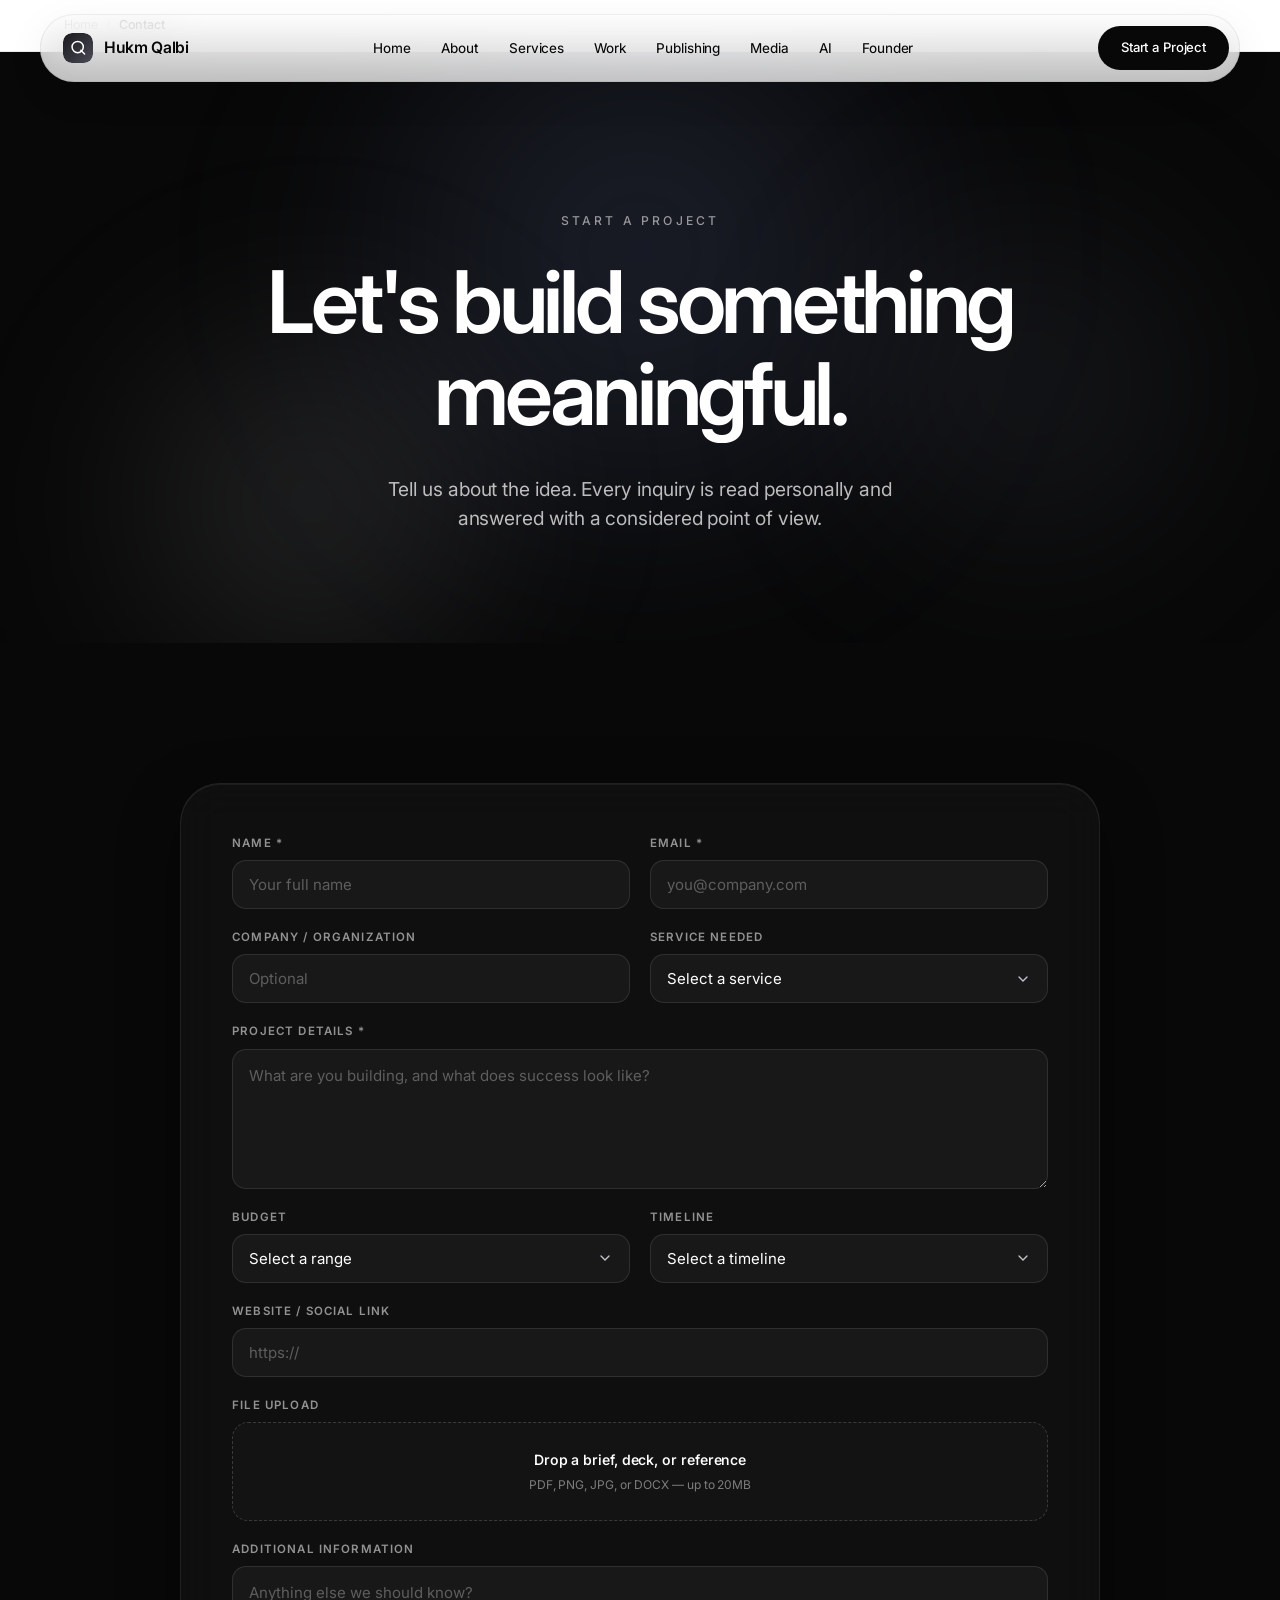
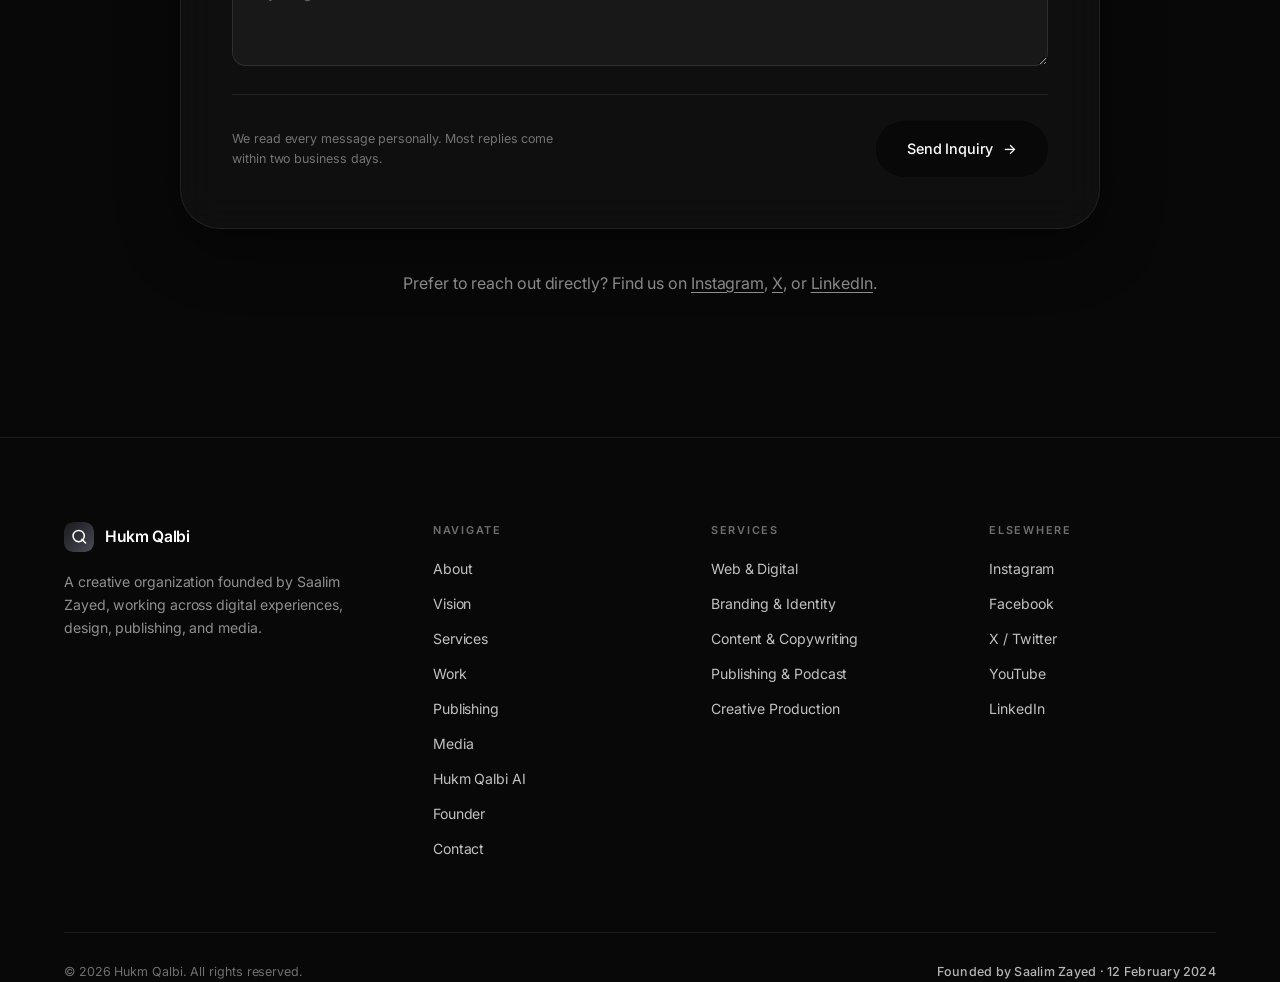
<file: contact/index.html>
<!DOCTYPE html>
<html lang="en">
<head>
<meta charset="UTF-8">
<meta name="viewport" content="width=device-width, initial-scale=1, viewport-fit=cover">
<meta name="theme-color" content="#080808">
<title>Contact — Hukm Qalbi</title>
<meta name="description" content="Start a project with Hukm Qalbi. Tell us what you're building — every inquiry is read personally and answered with a considered point of view.">
<link rel="canonical" href="https://hukmqalbi.github.io/Hukm-Qalbi/contact/">
<link rel="icon" type="image/png" href="../hqfv.png">
<meta property="og:type" content="website">
<meta property="og:site_name" content="Hukm Qalbi">
<meta property="og:title" content="Contact — Hukm Qalbi">
<meta property="og:description" content="Start a project with Hukm Qalbi.">
<meta property="og:url" content="https://hukmqalbi.github.io/Hukm-Qalbi/contact/">
<meta property="og:image" content="https://hukmqalbi.github.io/Hukm-Qalbi/hqfv.png">
<meta name="twitter:card" content="summary_large_image">
<link rel="preconnect" href="https://fonts.googleapis.com"><link rel="preconnect" href="https://fonts.gstatic.com" crossorigin>
<link href="https://fonts.googleapis.com/css2?family=Inter:wght@300;400;500;600;700&family=Instrument+Serif:ital@0;1&display=swap" rel="stylesheet">
<link rel="stylesheet" href="../assets/styles.css">
<script type="application/ld+json">
{"@context":"https://schema.org","@graph":[
  {"@type":"Organization","@id":"https://hukmqalbi.github.io/Hukm-Qalbi/#organization","name":"Hukm Qalbi","alternateName":"حكم قلبي","url":"https://hukmqalbi.github.io/Hukm-Qalbi/","logo":"https://hukmqalbi.github.io/Hukm-Qalbi/hqfv.png","foundingDate":"2024-02-12","founder":{"@id":"https://hukmqalbi.github.io/Hukm-Qalbi/#saalim-zayed"},"description":"Hukm Qalbi is a creative organization founded by Saalim Zayed, working across digital experiences, design, publishing, and media.","sameAs":["https://instagram.com/hukmqalbi","https://facebook.com/hukmqalbi","https://x.com/hukmqalbi","https://youtube.com/@hukmqalbi","https://linkedin.com/company/hukmqalbi"]},
  {"@type":"ContactPage","@id":"https://hukmqalbi.github.io/Hukm-Qalbi/contact/#webpage","url":"https://hukmqalbi.github.io/Hukm-Qalbi/contact/","name":"Contact — Hukm Qalbi","inLanguage":"en","isPartOf":{"@id":"https://hukmqalbi.github.io/Hukm-Qalbi/#website"},"about":{"@id":"https://hukmqalbi.github.io/Hukm-Qalbi/#organization"}},
  {"@type":"WebSite","@id":"https://hukmqalbi.github.io/Hukm-Qalbi/#website","url":"https://hukmqalbi.github.io/Hukm-Qalbi/","name":"Hukm Qalbi","publisher":{"@id":"https://hukmqalbi.github.io/Hukm-Qalbi/#organization"}},
  {"@type":"Person","@id":"https://hukmqalbi.github.io/Hukm-Qalbi/#saalim-zayed","name":"Saalim Zayed","jobTitle":"Founder of Hukm Qalbi","url":"https://hukmqalbi.github.io/Hukm-Qalbi/founder/","worksFor":{"@id":"https://hukmqalbi.github.io/Hukm-Qalbi/#organization"}}
]}
</script>
</head>
<body>
<a class="skip" href="#main">Skip to content</a>
<svg width="0" height="0" style="position:absolute" aria-hidden="true" focusable="false"><defs><linearGradient id="hqGrad" x1="0" y1="0" x2="1" y2="1"><stop offset="0%" stop-color="#1a1a1e"/><stop offset="55%" stop-color="#33333c"/><stop offset="100%" stop-color="#4c4c58"/></linearGradient></defs><symbol id="hq-mark" viewBox="0 0 48 48"><rect width="48" height="48" rx="14" fill="url(#hqGrad)"/><circle cx="23.5" cy="22.5" r="9" fill="none" stroke="#fff" stroke-width="2.4"/><path d="M28.6 27.6 L34.5 33.5" stroke="#fff" stroke-width="2.4" stroke-linecap="round"/></symbol></svg>
<header class="nav" id="nav">
  <div class="nav-inner">
    <a class="brand" href="../" aria-label="Hukm Qalbi — home"><svg class="brand-mark" aria-hidden="true"><use href="#hq-mark"/></svg><span class="brand-text">Hukm Qalbi</span></a>
    <ul class="nav-links">
      <li><a href="../">Home</a></li><li><a href="../about/">About</a></li>
      <li class="nav-item--has-dropdown"><a href="../services/">Services</a>
        <div class="nav-dropdown" role="menu">
          <a href="../services/web-digital-experiences/">Web & Digital Experiences</a><a href="../services/graphic-design/">Graphic Design</a>
          <a href="../services/branding-visual-identity/">Branding & Visual Identity</a><a href="../services/social-media/">Social Media</a>
          <a href="../services/content-copywriting/">Content & Copywriting</a><a href="../services/digital-products/">Digital Products</a>
          <a href="../services/creative-media-production/">Creative & Media Production</a><a href="../services/publishing-podcast-projects/">Publishing & Podcast</a>
        </div></li>
      <li><a href="../work/">Work</a></li><li><a href="../publishing/">Publishing</a></li><li><a href="../media/">Media</a></li>
      <li><a href="../hukm-qalbi-ai/">AI</a></li><li><a href="../founder/">Founder</a></li>
    </ul>
    <div class="nav-right">
      <a href="./" class="btn btn-primary btn-sm">Start a Project</a>
      <button class="menu-btn" id="menuBtn" aria-label="Open menu" aria-expanded="false" aria-controls="menuPanel"><span></span><span></span></button>
    </div>
  </div>
</header>
<div class="menu-panel" id="menuPanel" role="dialog" aria-modal="true" aria-label="Menu">
  <nav>
    <a href="../">Home</a><a href="../about/">About</a><a href="../vision/">Vision</a><a href="../services/">Services</a>
    <a href="../work/">Work</a><a href="../publishing/">Publishing</a><a href="../media/">Media</a>
    <a href="../hukm-qalbi-ai/">Hukm Qalbi AI</a><a href="../founder/">Founder</a><a href="./">Contact</a>
  </nav>
  <div class="menu-foot"><span>Hukm Qalbi — Creative Organization</span><span>Founded by Saalim Zayed · 2024</span></div>
</div>

<main id="main">
<nav class="breadcrumbs" aria-label="Breadcrumb">
  <div class="wrap"><ol><li><a href="../">Home</a></li><li><span aria-current="page">Contact</span></li></ol></div>
</nav>

<section class="hero hero--page" data-theme="dark">
  <div class="hero-ambient" aria-hidden="true"><span class="blob blob-a"></span><span class="blob blob-b"></span><span class="blob blob-c"></span></div>
  <div class="hero-inner" style="text-align:center">
    <p class="eyebrow eyebrow--hero reveal" style="margin-inline:auto">Start a Project</p>
    <h1 class="hero-title--page display" style="margin-inline:auto">
      <span class="mask"><span class="mask-i" style="--d:.10s">Let's build something</span></span>
      <span class="mask"><span class="mask-i" style="--d:.20s">meaningful.</span></span>
    </h1>
    <p class="hero-sub--page reveal" style="--d:.4s;margin-inline:auto">
      Tell us about the idea. Every inquiry is read personally and answered with a considered point of view.
    </p>
  </div>
</section>

<section class="section section--dark" data-theme="dark">
  <div class="wrap">
    <div class="form-card reveal">
      <form id="inquiryForm" novalidate data-endpoint="">
        <div class="form-grid">
          <div class="field">
            <label for="f-name">Name *</label>
            <input id="f-name" name="name" type="text" placeholder="Your full name" required autocomplete="name">
            <span class="field-error">Please enter your name.</span>
          </div>
          <div class="field">
            <label for="f-email">Email *</label>
            <input id="f-email" name="email" type="email" placeholder="you@company.com" required autocomplete="email">
            <span class="field-error">Please enter a valid email address.</span>
          </div>
          <div class="field">
            <label for="f-company">Company / Organization</label>
            <input id="f-company" name="company" type="text" placeholder="Optional" autocomplete="organization">
          </div>
          <div class="field">
            <label for="f-service">Service Needed</label>
            <select id="f-service" name="service">
              <option value="">Select a service</option>
              <option>Web & Digital Experiences</option>
              <option>Graphic Design</option>
              <option>Branding & Visual Identity</option>
              <option>Social Media</option>
              <option>Content & Copywriting</option>
              <option>Digital Products</option>
              <option>Creative & Media Production</option>
              <option>Publishing & Podcast Projects</option>
              <option>Multiple / Not sure yet</option>
            </select>
          </div>
          <div class="field full">
            <label for="f-details">Project Details *</label>
            <textarea id="f-details" name="details" placeholder="What are you building, and what does success look like?" required></textarea>
            <span class="field-error">Please share a few details about the project.</span>
          </div>
          <div class="field">
            <label for="f-budget">Budget</label>
            <select id="f-budget" name="budget">
              <option value="">Select a range</option>
              <option>Under $2,000</option><option>$2,000 – $5,000</option>
              <option>$5,000 – $10,000</option><option>$10,000 – $25,000</option>
              <option>$25,000+</option><option>Retainer / Ongoing</option>
            </select>
          </div>
          <div class="field">
            <label for="f-timeline">Timeline</label>
            <select id="f-timeline" name="timeline">
              <option value="">Select a timeline</option>
              <option>ASAP</option><option>Within 1 month</option>
              <option>1 – 3 months</option><option>3 – 6 months</option><option>Flexible</option>
            </select>
          </div>
          <div class="field full">
            <label for="f-link">Website / Social Link</label>
            <input id="f-link" name="link" type="url" placeholder="https://" autocomplete="url">
          </div>
          <div class="field full">
            <label for="f-file">File Upload</label>
            <div class="file-field" id="fileField">
              <input id="f-file" name="file" type="file" aria-describedby="fileHelp">
              <div class="ff-title" id="fileTitle">Drop a brief, deck, or reference</div>
              <div class="ff-sub" id="fileHelp">PDF, PNG, JPG, or DOCX — up to 20MB</div>
            </div>
          </div>
          <div class="field full">
            <label for="f-extra">Additional Information</label>
            <textarea id="f-extra" name="extra" placeholder="Anything else we should know?" style="min-height:100px"></textarea>
          </div>
        </div>
        <div class="form-foot">
          <p class="form-note">We read every message personally. Most replies come within two business days.</p>
          <button type="submit" class="btn btn-primary" id="submitBtn">Send Inquiry <span class="arw">→</span></button>
        </div>
        <div class="form-message" id="formMessage" role="status" aria-live="polite"></div>
      </form>
      <div class="form-success" id="formSuccess" role="status" aria-live="polite">
        <div class="success-ring"><svg viewBox="0 0 24 24" aria-hidden="true"><path d="M4 12l5 5L20 6" stroke-linecap="round" stroke-linejoin="round"/></svg></div>
        <h3>Thank you — message received.</h3>
        <p>Your inquiry has been submitted successfully. We'll be in touch with a considered reply.</p>
      </div>
    </div>
    <div class="reveal" style="text-align:center;margin-top:40px">
      <p class="body-text" style="color:rgba(255,255,255,.55);max-width:none;margin-inline:auto">
        Prefer to reach out directly? Find us on
        <a href="https://instagram.com/hukmqalbi" target="_blank" rel="noopener" style="text-decoration:underline;text-underline-offset:3px">Instagram</a>,
        <a href="https://x.com/hukmqalbi" target="_blank" rel="noopener" style="text-decoration:underline;text-underline-offset:3px">X</a>, or
        <a href="https://linkedin.com/company/hukmqalbi" target="_blank" rel="noopener" style="text-decoration:underline;text-underline-offset:3px">LinkedIn</a>.
      </p>
    </div>
  </div>
</section>
</main>

<footer class="footer">
  <div class="wrap">
    <div class="footer-top">
      <div class="footer-brand"><a class="brand" href="../"><svg class="brand-mark" aria-hidden="true"><use href="#hq-mark"/></svg><span class="brand-text">Hukm Qalbi</span></a><p>A creative organization founded by Saalim Zayed, working across digital experiences, design, publishing, and media.</p></div>
      <div class="footer-col"><h4>Navigate</h4><ul><li><a href="../about/">About</a></li><li><a href="../vision/">Vision</a></li><li><a href="../services/">Services</a></li><li><a href="../work/">Work</a></li><li><a href="../publishing/">Publishing</a></li><li><a href="../media/">Media</a></li><li><a href="../hukm-qalbi-ai/">Hukm Qalbi AI</a></li><li><a href="../founder/">Founder</a></li><li><a href="./">Contact</a></li></ul></div>
      <div class="footer-col"><h4>Services</h4><ul><li><a href="../services/web-digital-experiences/">Web & Digital</a></li><li><a href="../services/branding-visual-identity/">Branding & Identity</a></li><li><a href="../services/content-copywriting/">Content & Copywriting</a></li><li><a href="../services/publishing-podcast-projects/">Publishing & Podcast</a></li><li><a href="../services/creative-media-production/">Creative Production</a></li></ul></div>
      <div class="footer-col"><h4>Elsewhere</h4><ul><li><a href="https://instagram.com/hukmqalbi" target="_blank" rel="noopener">Instagram</a></li><li><a href="https://facebook.com/hukmqalbi" target="_blank" rel="noopener">Facebook</a></li><li><a href="https://x.com/hukmqalbi" target="_blank" rel="noopener">X / Twitter</a></li><li><a href="https://youtube.com/@hukmqalbi" target="_blank" rel="noopener">YouTube</a></li><li><a href="https://linkedin.com/company/hukmqalbi" target="_blank" rel="noopener">LinkedIn</a></li></ul></div>
    </div>
    <div class="footer-bottom"><span>© <span data-year>2024</span> Hukm Qalbi. All rights reserved.</span><span class="footer-tag">Founded by Saalim Zayed · 12 February 2024</span></div>
  </div>
</footer>
<script src="../assets/main.js" defer></script>
</body>
</html>
</file>
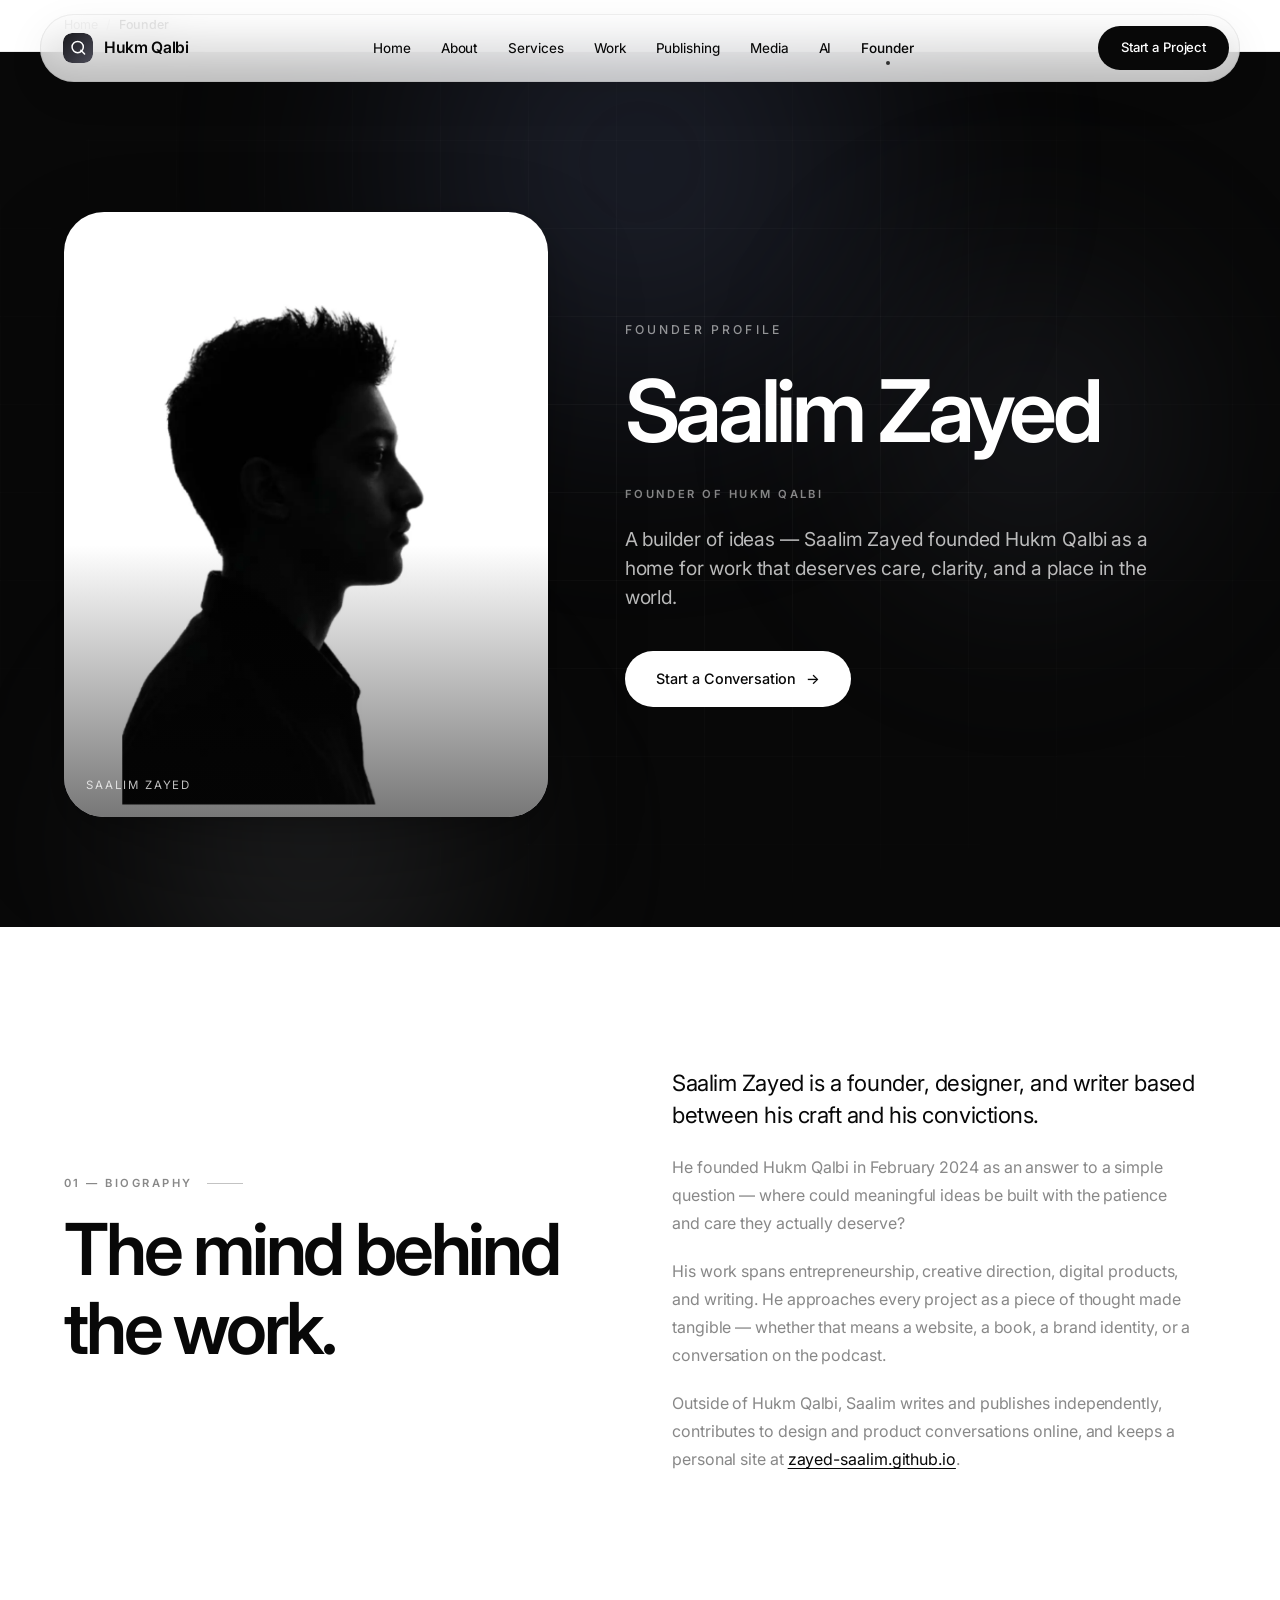
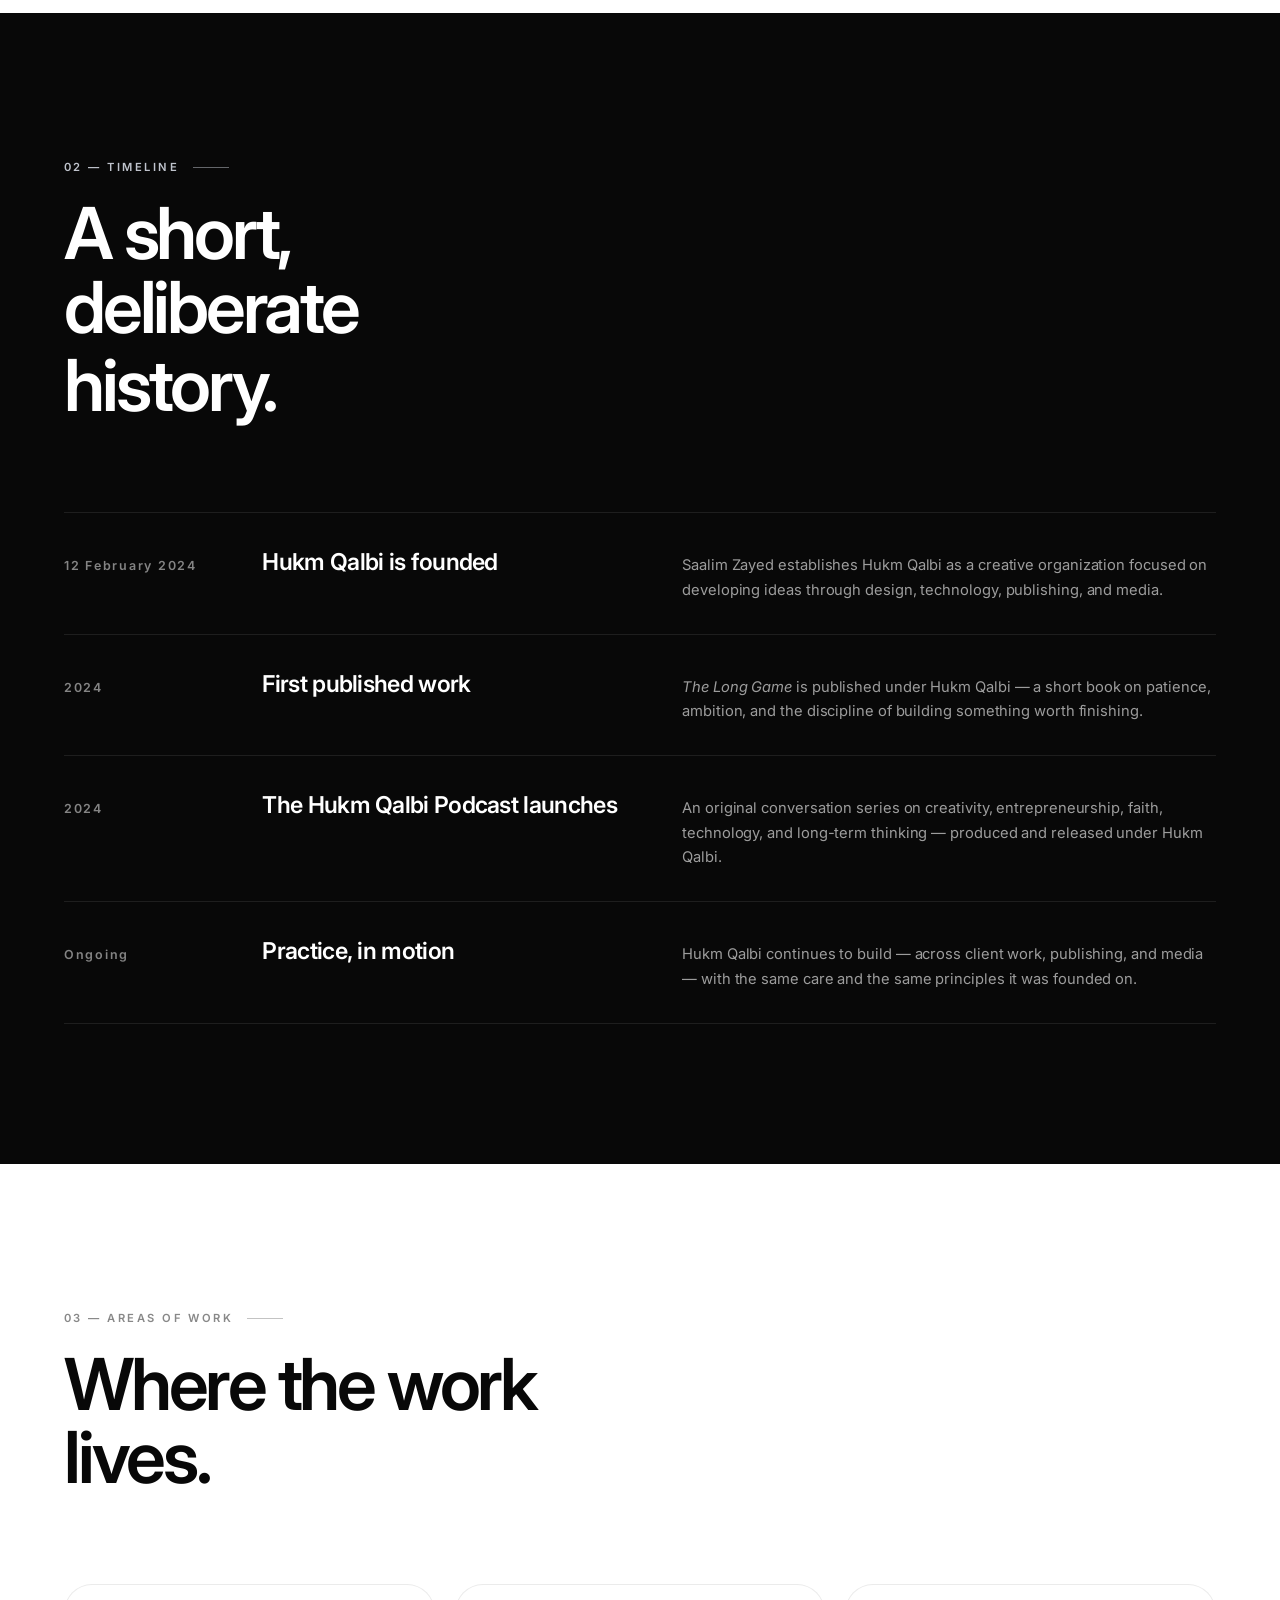
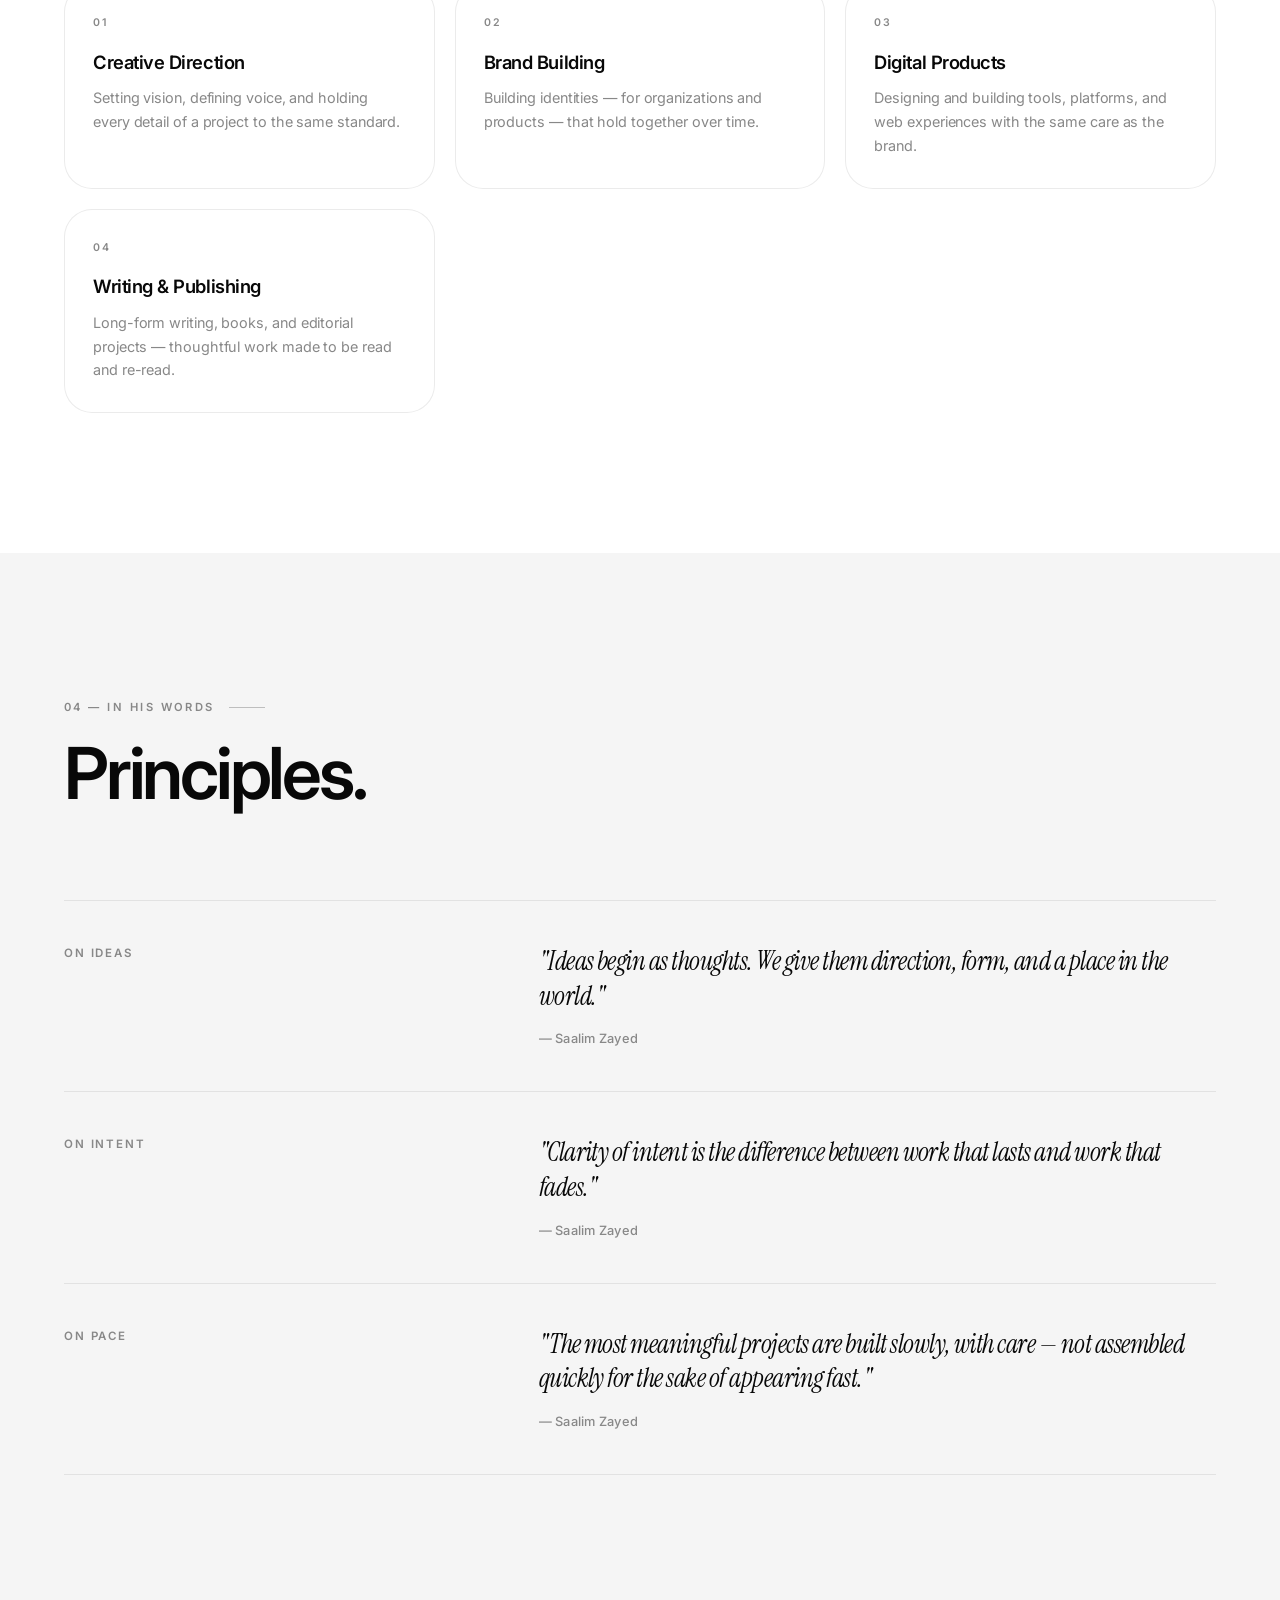
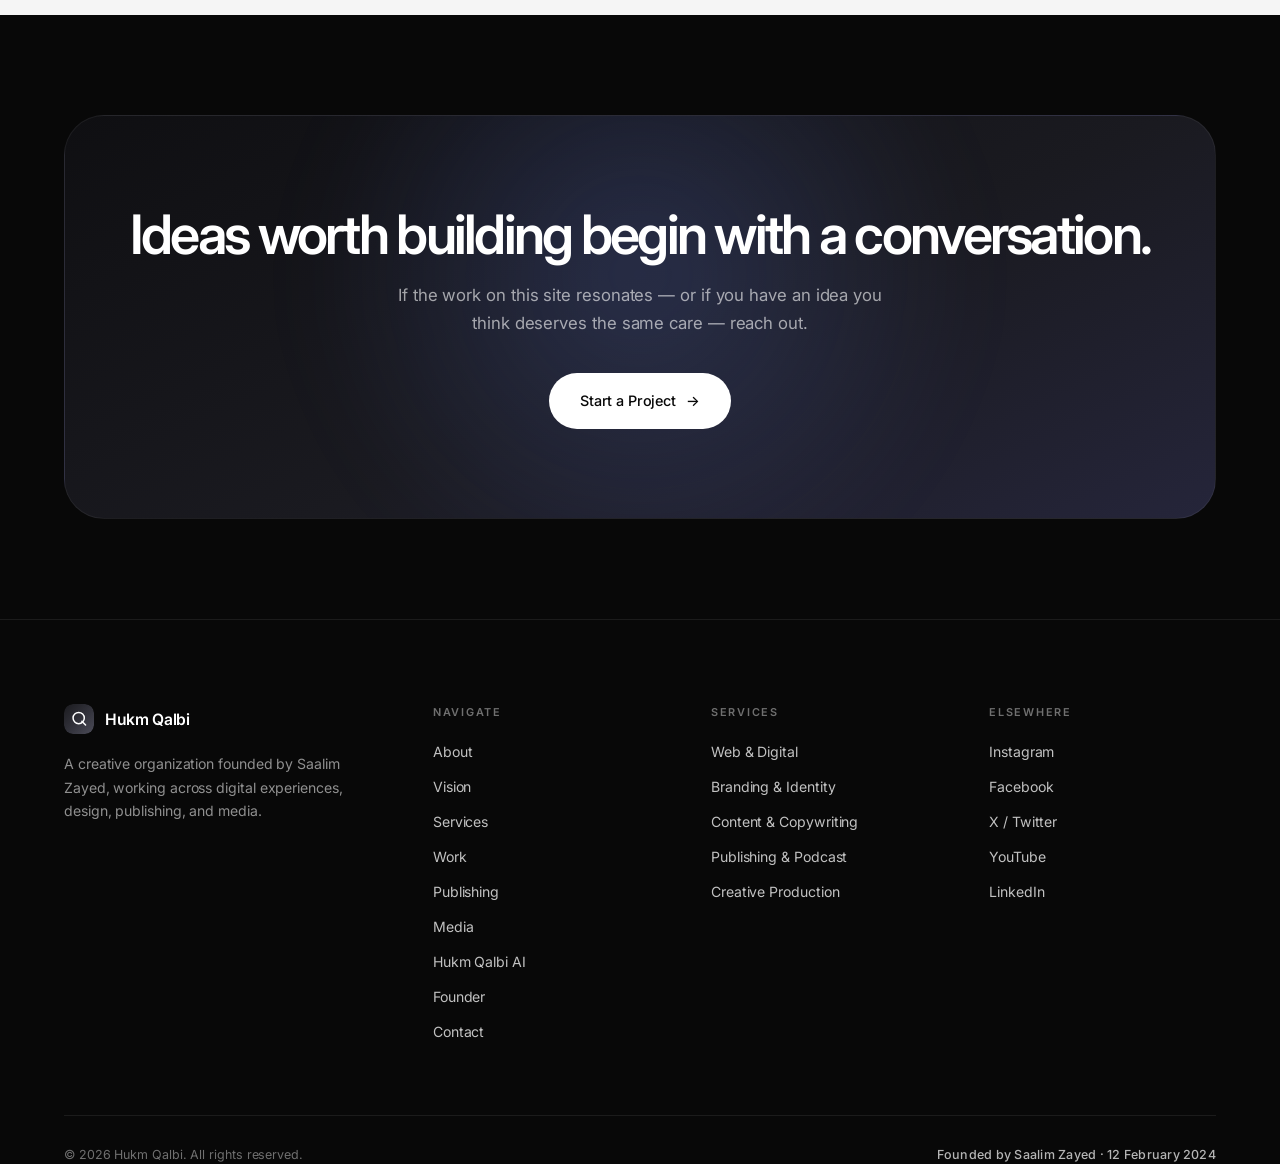
<file: founder/index.html>
<!DOCTYPE html>
<html lang="en">
<head>
<meta charset="UTF-8">
<meta name="viewport" content="width=device-width, initial-scale=1, viewport-fit=cover">
<meta name="theme-color" content="#080808">
<title>Saalim Zayed — Founder of Hukm Qalbi</title>
<meta name="description" content="Saalim Zayed is the founder of Hukm Qalbi, a creative organization working across digital experiences, design, publishing, and media. Established February 2024.">
<link rel="canonical" href="https://hukmqalbi.github.io/Hukm-Qalbi/founder/">
<link rel="icon" type="image/png" href="../hqfv.png">
<link rel="apple-touch-icon" href="../hqfv.png">
<meta property="og:type" content="profile">
<meta property="og:site_name" content="Hukm Qalbi">
<meta property="og:title" content="Saalim Zayed — Founder of Hukm Qalbi">
<meta property="og:description" content="The founder of Hukm Qalbi, a creative organization working across digital experiences, design, publishing, and media.">
<meta property="og:url" content="https://hukmqalbi.github.io/Hukm-Qalbi/founder/">
<meta property="og:image" content="https://hukmqalbi.github.io/Hukm-Qalbi/szhq.webp">
<meta name="twitter:card" content="summary_large_image">
<meta name="twitter:title" content="Saalim Zayed — Founder of Hukm Qalbi">
<meta name="twitter:description" content="Founder of Hukm Qalbi — a creative organization working across digital experiences, design, publishing, and media.">
<meta name="twitter:image" content="https://hukmqalbi.github.io/Hukm-Qalbi/szhq.webp">
<link rel="preconnect" href="https://fonts.googleapis.com">
<link rel="preconnect" href="https://fonts.gstatic.com" crossorigin>
<link href="https://fonts.googleapis.com/css2?family=Inter:wght@300;400;500;600;700&family=Instrument+Serif:ital@0;1&display=swap" rel="stylesheet">
<link rel="stylesheet" href="../assets/styles.css">
<script type="application/ld+json">
{
  "@context":"https://schema.org",
  "@graph":[
    {"@type":"ProfilePage","@id":"https://hukmqalbi.github.io/Hukm-Qalbi/founder/#profilepage",
     "url":"https://hukmqalbi.github.io/Hukm-Qalbi/founder/",
     "name":"Saalim Zayed — Founder of Hukm Qalbi",
     "inLanguage":"en",
     "isPartOf":{"@id":"https://hukmqalbi.github.io/Hukm-Qalbi/#website"},
     "mainEntity":{"@id":"https://hukmqalbi.github.io/Hukm-Qalbi/#saalim-zayed"}},
    {"@type":"Organization","@id":"https://hukmqalbi.github.io/Hukm-Qalbi/#organization",
     "name":"Hukm Qalbi","alternateName":"حكم قلبي",
     "url":"https://hukmqalbi.github.io/Hukm-Qalbi/",
     "logo":"https://hukmqalbi.github.io/Hukm-Qalbi/hqfv.png",
     "description":"Hukm Qalbi is a creative organization founded by Saalim Zayed, working across digital experiences, design, publishing, and media.",
     "foundingDate":"2024-02-12",
     "founder":{"@id":"https://hukmqalbi.github.io/Hukm-Qalbi/#saalim-zayed"},
     "sameAs":["https://instagram.com/hukmqalbi","https://facebook.com/hukmqalbi","https://x.com/hukmqalbi","https://youtube.com/@hukmqalbi","https://linkedin.com/company/hukmqalbi"]},
    {"@type":"WebSite","@id":"https://hukmqalbi.github.io/Hukm-Qalbi/#website",
     "url":"https://hukmqalbi.github.io/Hukm-Qalbi/",
     "name":"Hukm Qalbi","alternateName":"حكم قلبي",
     "publisher":{"@id":"https://hukmqalbi.github.io/Hukm-Qalbi/#organization"}},
    {"@type":"Person","@id":"https://hukmqalbi.github.io/Hukm-Qalbi/#saalim-zayed",
     "name":"Saalim Zayed","jobTitle":"Founder of Hukm Qalbi",
     "url":"https://hukmqalbi.github.io/Hukm-Qalbi/founder/",
     "image":"https://hukmqalbi.github.io/Hukm-Qalbi/szhq.webp",
     "description":"Saalim Zayed is the founder of Hukm Qalbi, a creative organization working across digital experiences, design, publishing, and media.",
     "worksFor":{"@id":"https://hukmqalbi.github.io/Hukm-Qalbi/#organization"},
     "sameAs":["https://zayed-saalim.github.io/Zayed.com/","https://www.instagram.com/saalimzayed"],
     "knowsAbout":["Creative Direction","Brand Building","Digital Products","Writing","Publishing"],
     "mainEntityOfPage":{"@id":"https://hukmqalbi.github.io/Hukm-Qalbi/founder/#profilepage"}}
  ]
}
</script>
</head>
<body>
<a class="skip" href="#main">Skip to content</a>

<svg width="0" height="0" style="position:absolute" aria-hidden="true" focusable="false">
<defs><linearGradient id="hqGrad" x1="0" y1="0" x2="1" y2="1">
<stop offset="0%" stop-color="#1a1a1e"/><stop offset="55%" stop-color="#33333c"/><stop offset="100%" stop-color="#4c4c58"/>
</linearGradient></defs>
<symbol id="hq-mark" viewBox="0 0 48 48">
<rect width="48" height="48" rx="14" fill="url(#hqGrad)"/>
<circle cx="23.5" cy="22.5" r="9" fill="none" stroke="#fff" stroke-width="2.4"/>
<path d="M28.6 27.6 L34.5 33.5" stroke="#fff" stroke-width="2.4" stroke-linecap="round"/>
</symbol>
<symbol id="hq-mark-light" viewBox="0 0 48 48">
<circle cx="23.5" cy="22.5" r="9" fill="none" stroke="currentColor" stroke-width="2.4"/>
<path d="M28.6 27.6 L34.5 33.5" stroke="currentColor" stroke-width="2.4" stroke-linecap="round"/>
</symbol>
</svg>

<header class="nav" id="nav">
  <div class="nav-inner">
    <a class="brand" href="../" aria-label="Hukm Qalbi — home">
      <svg class="brand-mark" aria-hidden="true"><use href="#hq-mark"/></svg>
      <span class="brand-text">Hukm Qalbi</span>
    </a>
    <ul class="nav-links">
      <li><a href="../">Home</a></li>
      <li><a href="../about/">About</a></li>
      <li class="nav-item--has-dropdown">
        <a href="../services/">Services</a>
        <div class="nav-dropdown" role="menu">
          <a href="../services/web-digital-experiences/">Web & Digital Experiences</a>
          <a href="../services/graphic-design/">Graphic Design</a>
          <a href="../services/branding-visual-identity/">Branding & Visual Identity</a>
          <a href="../services/social-media/">Social Media</a>
          <a href="../services/content-copywriting/">Content & Copywriting</a>
          <a href="../services/digital-products/">Digital Products</a>
          <a href="../services/creative-media-production/">Creative & Media Production</a>
          <a href="../services/publishing-podcast-projects/">Publishing & Podcast</a>
        </div>
      </li>
      <li><a href="../work/">Work</a></li>
      <li><a href="../publishing/">Publishing</a></li>
      <li><a href="../media/">Media</a></li>
      <li><a href="../hukm-qalbi-ai/">AI</a></li>
      <li><a href="./" class="active">Founder</a></li>
    </ul>
    <div class="nav-right">
      <a href="../contact/" class="btn btn-primary btn-sm">Start a Project</a>
      <button class="menu-btn" id="menuBtn" aria-label="Open menu" aria-expanded="false" aria-controls="menuPanel">
        <span></span><span></span>
      </button>
    </div>
  </div>
</header>

<div class="menu-panel" id="menuPanel" role="dialog" aria-modal="true" aria-label="Menu">
  <nav>
    <a href="../">Home</a>
    <a href="../about/">About</a>
    <a href="../vision/">Vision</a>
    <a href="../services/">Services</a>
    <a href="../work/">Work</a>
    <a href="../publishing/">Publishing</a>
    <a href="../media/">Media</a>
    <a href="../hukm-qalbi-ai/">Hukm Qalbi AI</a>
    <a href="./">Founder</a>
    <a href="../contact/">Contact</a>
  </nav>
  <div class="menu-foot">
    <span>Hukm Qalbi — Creative Organization</span>
    <span>Founded by Saalim Zayed · 2024</span>
  </div>
</div>

<main id="main">

<nav class="breadcrumbs" aria-label="Breadcrumb">
  <div class="wrap"><ol>
    <li><a href="../">Home</a></li>
    <li><span aria-current="page">Founder</span></li>
  </ol></div>
</nav>

<section class="hero hero--page" data-theme="dark">
  <div class="hero-ambient" aria-hidden="true">
    <span class="blob blob-a"></span><span class="blob blob-b"></span><span class="blob blob-c"></span>
  </div>
  <div class="hero-grid" aria-hidden="true"></div>
  <div class="hero-inner" style="display:grid;grid-template-columns:minmax(0,.9fr) minmax(0,1.1fr);gap:clamp(32px,6vw,80px);align-items:center;max-width:var(--max)">
    <figure class="portrait portrait--photo reveal">
      <img src="../szhq.webp" alt="Saalim Zayed, Founder of Hukm Qalbi" loading="eager" fetchpriority="high" decoding="async">
      <figcaption class="portrait-caption">Saalim Zayed</figcaption>
    </figure>
    <div>
      <p class="eyebrow eyebrow--hero reveal">Founder Profile</p>
      <h1 class="hero-title--page display reveal" style="--d:.08s;margin-top:20px">Saalim Zayed</h1>
      <p class="eyebrow reveal" style="--d:.14s;color:rgba(255,255,255,.5);margin-top:14px">Founder of Hukm Qalbi</p>
      <p class="hero-sub--page reveal" style="--d:.2s;margin-top:22px">
        A builder of ideas — Saalim Zayed founded Hukm Qalbi as a home for work that deserves care, clarity, and a place in the world.
      </p>
      <div class="hero-cta reveal" style="--d:.26s">
        <a href="../contact/" class="btn btn-light">Start a Conversation <span class="arw">→</span></a>
      </div>
    </div>
  </div>
</section>

<section class="section" data-theme="light">
  <div class="wrap">
    <div class="split">
      <div>
        <p class="label reveal">01 — Biography</p>
        <h2 class="display reveal" style="--d:.08s;margin-top:20px">
          <span class="mask"><span class="mask-i" style="--d:.12s">The mind behind</span></span>
          <span class="mask"><span class="mask-i" style="--d:.2s">the work.</span></span>
        </h2>
      </div>
      <div class="reveal" style="--d:.1s">
        <p class="lead" style="margin-bottom:22px">
          Saalim Zayed is a founder, designer, and writer based between his craft and his convictions.
        </p>
        <p class="body-text">
          He founded Hukm Qalbi in February 2024 as an answer to a simple question — where could meaningful ideas be built with the patience and care they actually deserve?
        </p>
        <p class="body-text" style="margin-top:20px">
          His work spans entrepreneurship, creative direction, digital products, and writing. He approaches every project as a piece of thought made tangible — whether that means a website, a book, a brand identity, or a conversation on the podcast.
        </p>
        <p class="body-text" style="margin-top:20px">
          Outside of Hukm Qalbi, Saalim writes and publishes independently, contributes to design and product conversations online, and keeps a personal site at
          <a href="https://zayed-saalim.github.io/Zayed.com/" target="_blank" rel="noopener" style="text-decoration:underline;text-underline-offset:3px;color:var(--black)">zayed-saalim.github.io</a>.
        </p>
      </div>
    </div>
  </div>
</section>

<section class="section section--dark" data-theme="dark">
  <div class="wrap">
    <div class="sec-head">
      <div>
        <p class="label reveal">02 — Timeline</p>
        <h2 class="display reveal" style="--d:.08s;margin-top:20px">
          <span class="mask"><span class="mask-i" style="--d:.12s">A short, deliberate</span></span>
          <span class="mask"><span class="mask-i" style="--d:.2s">history.</span></span>
        </h2>
      </div>
    </div>
    <div class="timeline-list">
      <div class="tl-item reveal">
        <div class="tl-date">12 February 2024</div>
        <div class="tl-title">Hukm Qalbi is founded</div>
        <div class="tl-desc">Saalim Zayed establishes Hukm Qalbi as a creative organization focused on developing ideas through design, technology, publishing, and media.</div>
      </div>
      <div class="tl-item reveal" style="--d:.08s">
        <div class="tl-date">2024</div>
        <div class="tl-title">First published work</div>
        <div class="tl-desc"><em>The Long Game</em> is published under Hukm Qalbi — a short book on patience, ambition, and the discipline of building something worth finishing.</div>
      </div>
      <div class="tl-item reveal" style="--d:.16s">
        <div class="tl-date">2024</div>
        <div class="tl-title">The Hukm Qalbi Podcast launches</div>
        <div class="tl-desc">An original conversation series on creativity, entrepreneurship, faith, technology, and long-term thinking — produced and released under Hukm Qalbi.</div>
      </div>
      <div class="tl-item reveal" style="--d:.24s">
        <div class="tl-date">Ongoing</div>
        <div class="tl-title">Practice, in motion</div>
        <div class="tl-desc">Hukm Qalbi continues to build — across client work, publishing, and media — with the same care and the same principles it was founded on.</div>
      </div>
    </div>
  </div>
</section>

<section class="section" data-theme="light">
  <div class="wrap">
    <div class="sec-head">
      <div>
        <p class="label reveal">03 — Areas of Work</p>
        <h2 class="display reveal" style="--d:.08s;margin-top:20px">
          <span class="mask"><span class="mask-i" style="--d:.12s">Where the work lives.</span></span>
        </h2>
      </div>
    </div>
    <div class="card-grid">
      <div class="card reveal"><div class="card-idx">01</div><h3>Creative Direction</h3><p>Setting vision, defining voice, and holding every detail of a project to the same standard.</p></div>
      <div class="card reveal" style="--d:.06s"><div class="card-idx">02</div><h3>Brand Building</h3><p>Building identities — for organizations and products — that hold together over time.</p></div>
      <div class="card reveal" style="--d:.12s"><div class="card-idx">03</div><h3>Digital Products</h3><p>Designing and building tools, platforms, and web experiences with the same care as the brand.</p></div>
      <div class="card reveal" style="--d:.18s"><div class="card-idx">04</div><h3>Writing & Publishing</h3><p>Long-form writing, books, and editorial projects — thoughtful work made to be read and re-read.</p></div>
    </div>
  </div>
</section>

<section class="section section--soft" data-theme="light">
  <div class="wrap">
    <div class="sec-head">
      <div>
        <p class="label reveal">04 — In His Words</p>
        <h2 class="display reveal" style="--d:.08s;margin-top:20px">
          <span class="mask"><span class="mask-i" style="--d:.12s">Principles.</span></span>
        </h2>
      </div>
    </div>
    <div class="thought-list">
      <div class="thought reveal">
        <div class="th-date">On ideas</div>
        <blockquote>"Ideas begin as thoughts. We give them direction, form, and a place in the world."<cite>— Saalim Zayed</cite></blockquote>
      </div>
      <div class="thought reveal" style="--d:.08s">
        <div class="th-date">On intent</div>
        <blockquote>"Clarity of intent is the difference between work that lasts and work that fades."<cite>— Saalim Zayed</cite></blockquote>
      </div>
      <div class="thought reveal" style="--d:.16s">
        <div class="th-date">On pace</div>
        <blockquote>"The most meaningful projects are built slowly, with care — not assembled quickly for the sake of appearing fast."<cite>— Saalim Zayed</cite></blockquote>
      </div>
    </div>
  </div>
</section>

<section class="cta-band">
  <div class="cta-band-inner">
    <h2>Ideas worth building begin with a conversation.</h2>
    <p>If the work on this site resonates — or if you have an idea you think deserves the same care — reach out.</p>
    <a href="../contact/" class="btn btn-primary">Start a Project <span class="arw">→</span></a>
  </div>
</section>

</main>

<footer class="footer">
  <div class="wrap">
    <div class="footer-top">
      <div class="footer-brand">
        <a class="brand" href="../"><svg class="brand-mark" aria-hidden="true"><use href="#hq-mark"/></svg><span class="brand-text">Hukm Qalbi</span></a>
        <p>A creative organization founded by Saalim Zayed, working across digital experiences, design, publishing, and media.</p>
      </div>
      <div class="footer-col">
        <h4>Navigate</h4>
        <ul>
          <li><a href="../about/">About</a></li>
          <li><a href="../vision/">Vision</a></li>
          <li><a href="../services/">Services</a></li>
          <li><a href="../work/">Work</a></li>
          <li><a href="../publishing/">Publishing</a></li>
          <li><a href="../media/">Media</a></li>
          <li><a href="../hukm-qalbi-ai/">Hukm Qalbi AI</a></li>
          <li><a href="./">Founder</a></li>
          <li><a href="../contact/">Contact</a></li>
        </ul>
      </div>
      <div class="footer-col">
        <h4>Services</h4>
        <ul>
          <li><a href="../services/web-digital-experiences/">Web & Digital</a></li>
          <li><a href="../services/branding-visual-identity/">Branding & Identity</a></li>
          <li><a href="../services/content-copywriting/">Content & Copywriting</a></li>
          <li><a href="../services/publishing-podcast-projects/">Publishing & Podcast</a></li>
          <li><a href="../services/creative-media-production/">Creative Production</a></li>
        </ul>
      </div>
      <div class="footer-col">
        <h4>Elsewhere</h4>
        <ul>
          <li><a href="https://instagram.com/hukmqalbi" target="_blank" rel="noopener">Instagram</a></li>
          <li><a href="https://facebook.com/hukmqalbi" target="_blank" rel="noopener">Facebook</a></li>
          <li><a href="https://x.com/hukmqalbi" target="_blank" rel="noopener">X / Twitter</a></li>
          <li><a href="https://youtube.com/@hukmqalbi" target="_blank" rel="noopener">YouTube</a></li>
          <li><a href="https://linkedin.com/company/hukmqalbi" target="_blank" rel="noopener">LinkedIn</a></li>
        </ul>
      </div>
    </div>
    <div class="footer-bottom">
      <span>© <span data-year>2024</span> Hukm Qalbi. All rights reserved.</span>
      <span class="footer-tag">Founded by Saalim Zayed · 12 February 2024</span>
    </div>
  </div>
</footer>

<script src="../assets/main.js" defer></script>
</body>
</html>
</file>
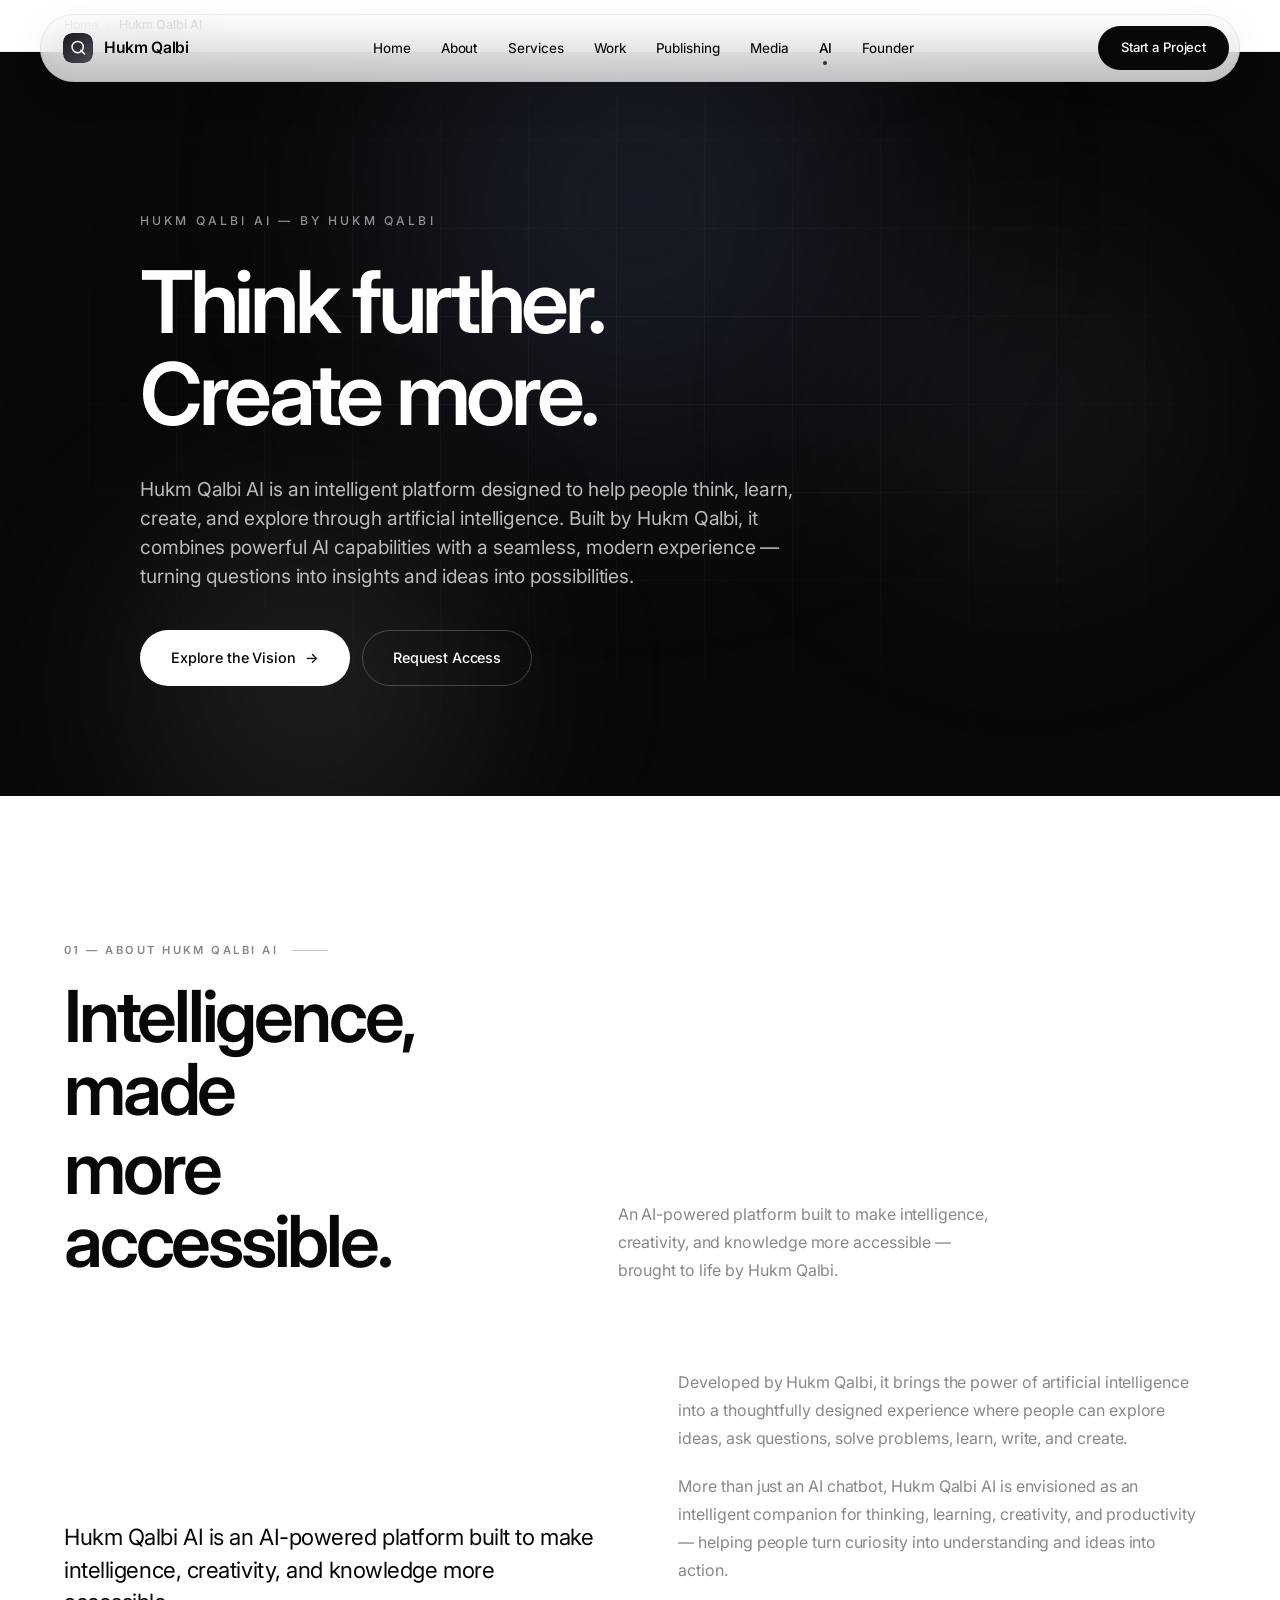
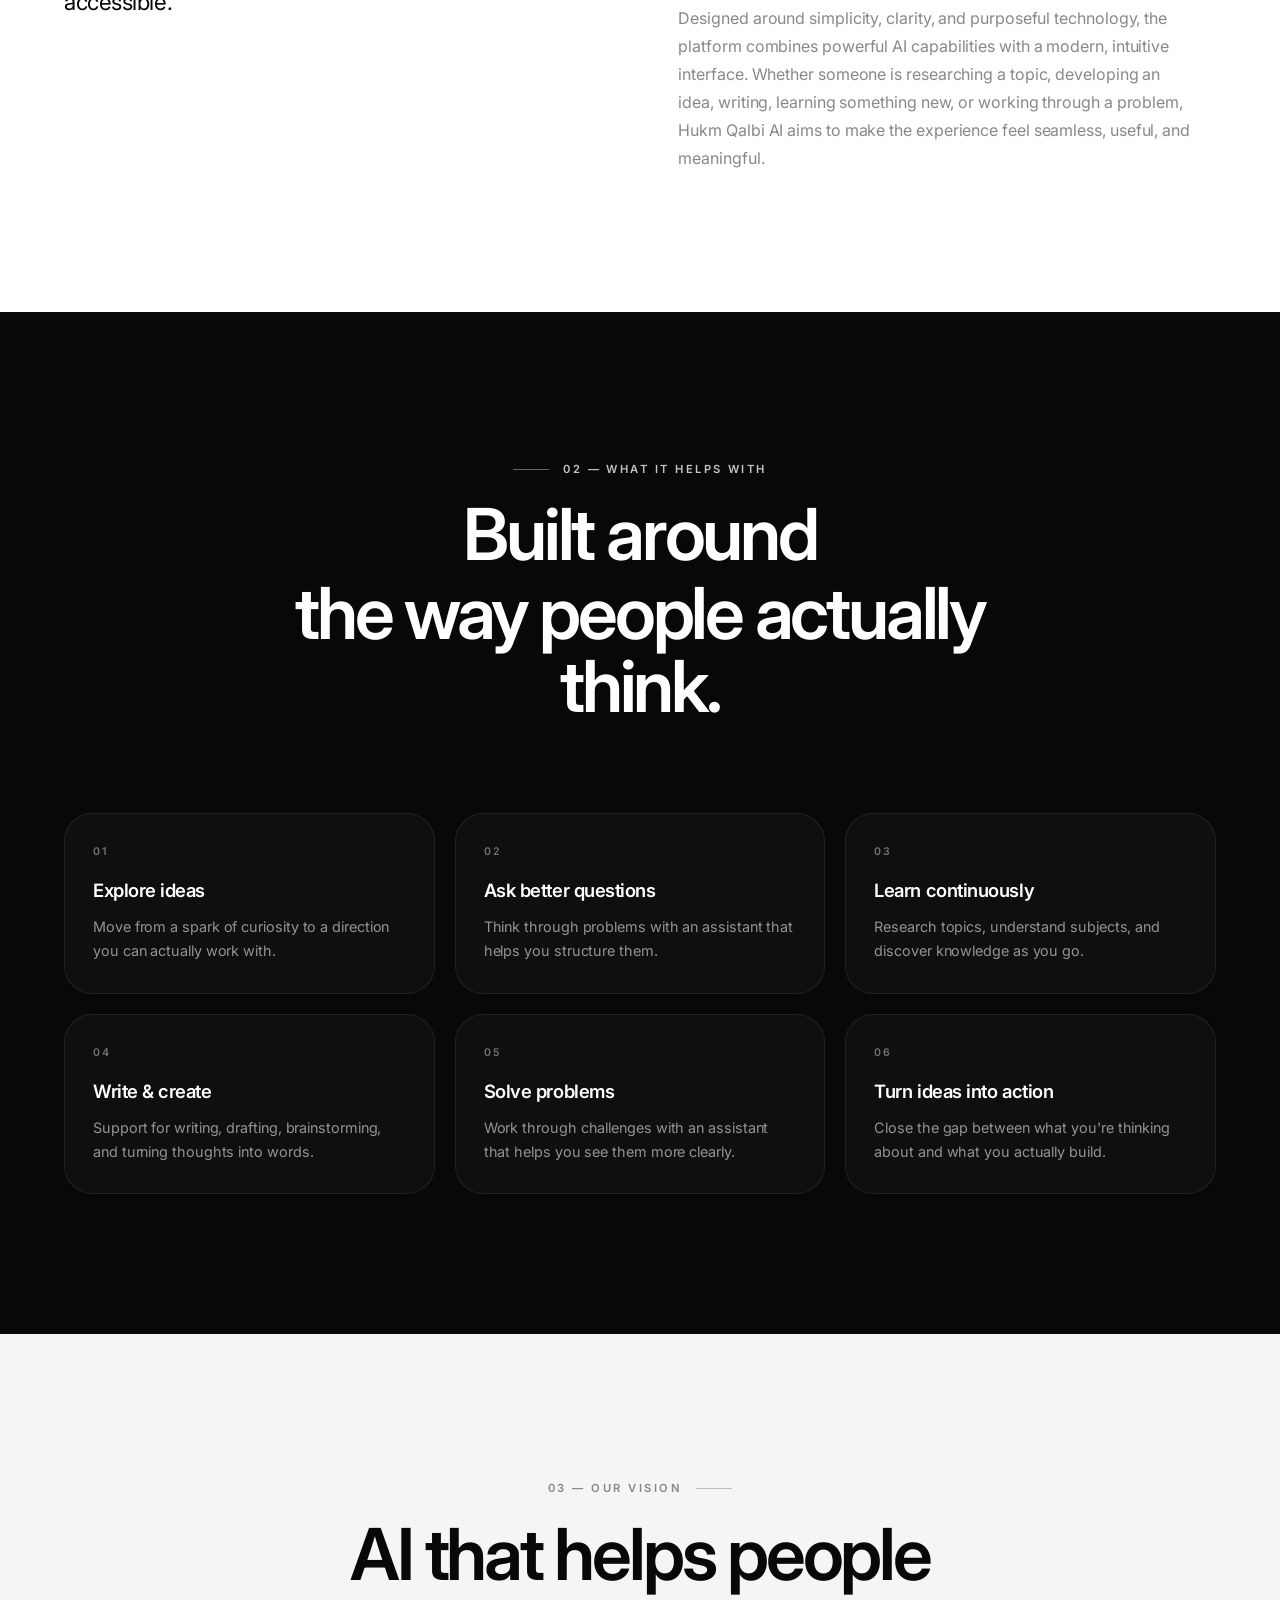
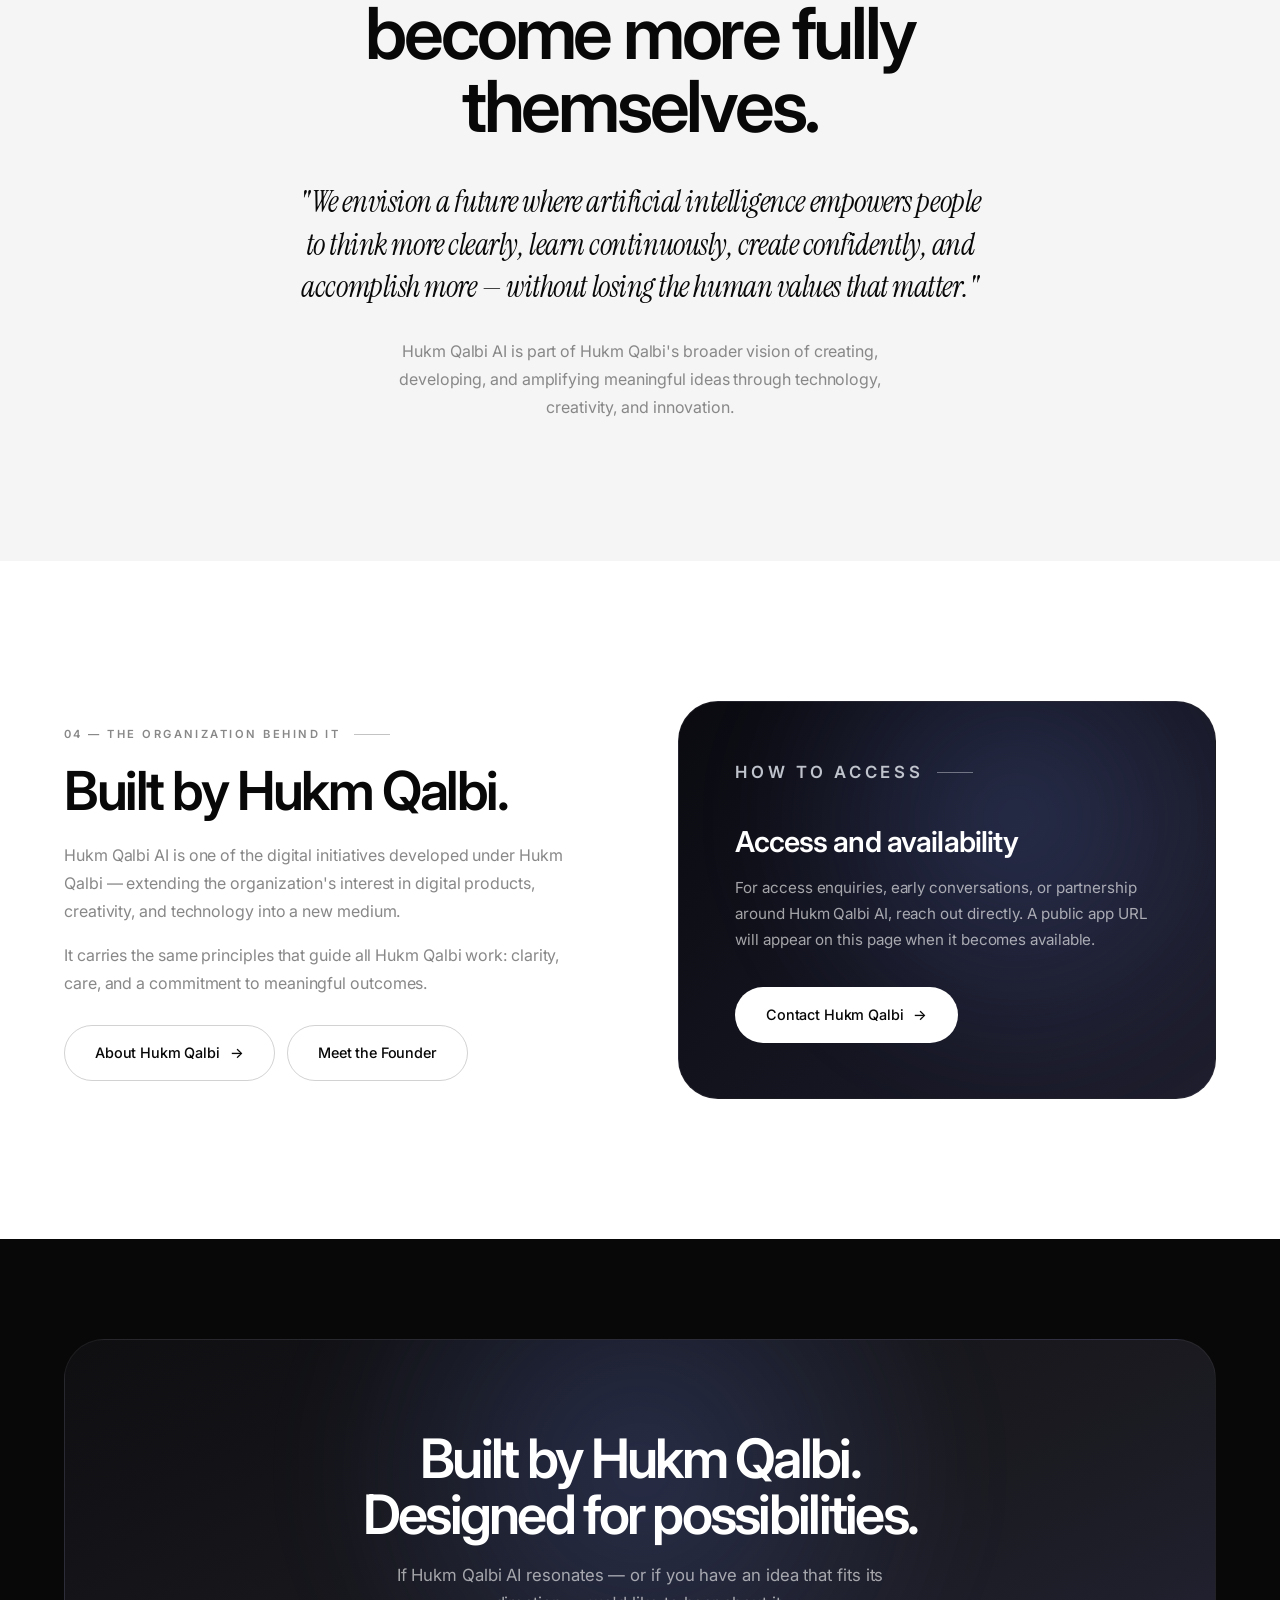
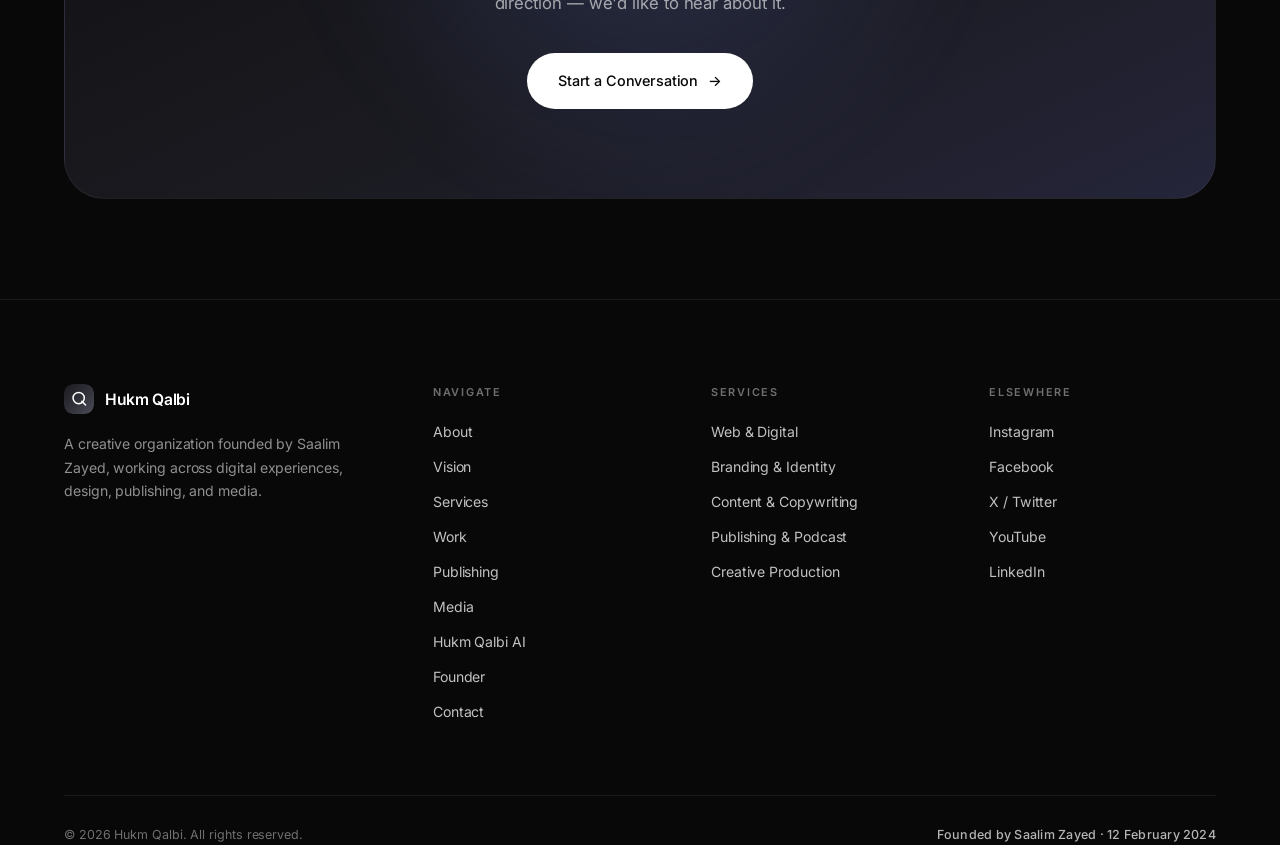
<file: hukm-qalbi-ai/index.html>
<!DOCTYPE html>
<html lang="en">
<head>
<meta charset="UTF-8">
<meta name="viewport" content="width=device-width, initial-scale=1, viewport-fit=cover">
<meta name="theme-color" content="#080808">
<title>Hukm Qalbi AI — An intelligent platform by Hukm Qalbi</title>
<meta name="description" content="Hukm Qalbi AI is an intelligent platform designed to help people think, learn, create, and explore through artificial intelligence. Built by Hukm Qalbi.">
<link rel="canonical" href="https://hukmqalbi.github.io/Hukm-Qalbi/hukm-qalbi-ai/">
<link rel="icon" type="image/png" href="../hqfv.png">
<meta property="og:type" content="website">
<meta property="og:site_name" content="Hukm Qalbi">
<meta property="og:title" content="Hukm Qalbi AI — An intelligent platform by Hukm Qalbi">
<meta property="og:description" content="An intelligent platform designed to help people think, learn, create, and explore through artificial intelligence.">
<meta property="og:url" content="https://hukmqalbi.github.io/Hukm-Qalbi/hukm-qalbi-ai/">
<meta property="og:image" content="https://hukmqalbi.github.io/Hukm-Qalbi/hqfv.png">
<meta name="twitter:card" content="summary_large_image">
<meta name="twitter:title" content="Hukm Qalbi AI — by Hukm Qalbi">
<meta name="twitter:description" content="An intelligent platform designed to help people think, learn, create, and explore through AI.">
<meta name="twitter:image" content="https://hukmqalbi.github.io/Hukm-Qalbi/hqfv.png">
<link rel="preconnect" href="https://fonts.googleapis.com">
<link rel="preconnect" href="https://fonts.gstatic.com" crossorigin>
<link href="https://fonts.googleapis.com/css2?family=Inter:wght@300;400;500;600;700&family=Instrument+Serif:ital@0;1&display=swap" rel="stylesheet">
<link rel="stylesheet" href="../assets/styles.css">
<script type="application/ld+json">
{
  "@context":"https://schema.org",
  "@graph":[
    {"@type":"Organization","@id":"https://hukmqalbi.github.io/Hukm-Qalbi/#organization",
     "name":"Hukm Qalbi","alternateName":"حكم قلبي","url":"https://hukmqalbi.github.io/Hukm-Qalbi/",
     "logo":"https://hukmqalbi.github.io/Hukm-Qalbi/hqfv.png",
     "description":"Hukm Qalbi is a creative organization founded by Saalim Zayed, working across digital experiences, design, publishing, and media.",
     "foundingDate":"2024-02-12","founder":{"@id":"https://hukmqalbi.github.io/Hukm-Qalbi/#saalim-zayed"},
     "sameAs":["https://instagram.com/hukmqalbi","https://facebook.com/hukmqalbi","https://x.com/hukmqalbi","https://youtube.com/@hukmqalbi","https://linkedin.com/company/hukmqalbi"]},
    {"@type":"WebPage","@id":"https://hukmqalbi.github.io/Hukm-Qalbi/hukm-qalbi-ai/#webpage",
     "url":"https://hukmqalbi.github.io/Hukm-Qalbi/hukm-qalbi-ai/",
     "name":"Hukm Qalbi AI — An intelligent platform by Hukm Qalbi",
     "inLanguage":"en",
     "isPartOf":{"@id":"https://hukmqalbi.github.io/Hukm-Qalbi/#website"},
     "publisher":{"@id":"https://hukmqalbi.github.io/Hukm-Qalbi/#organization"},
     "about":{"@type":"SoftwareApplication","@id":"https://hukmqalbi.github.io/Hukm-Qalbi/hukm-qalbi-ai/#app",
       "name":"Hukm Qalbi AI",
       "applicationCategory":"BusinessApplication",
       "operatingSystem":"Web",
       "description":"Hukm Qalbi AI is an AI-powered platform built to make intelligence, creativity, and knowledge more accessible. Developed by Hukm Qalbi, it brings the power of artificial intelligence into a thoughtfully designed experience where people can explore ideas, ask questions, solve problems, learn, write, and create.",
       "author":{"@id":"https://hukmqalbi.github.io/Hukm-Qalbi/#organization"},
       "creator":{"@id":"https://hukmqalbi.github.io/Hukm-Qalbi/#organization"}
     }},
    {"@type":"WebSite","@id":"https://hukmqalbi.github.io/Hukm-Qalbi/#website",
     "url":"https://hukmqalbi.github.io/Hukm-Qalbi/","name":"Hukm Qalbi","alternateName":"حكم قلبي",
     "publisher":{"@id":"https://hukmqalbi.github.io/Hukm-Qalbi/#organization"}},
    {"@type":"Person","@id":"https://hukmqalbi.github.io/Hukm-Qalbi/#saalim-zayed",
     "name":"Saalim Zayed","jobTitle":"Founder of Hukm Qalbi",
     "url":"https://hukmqalbi.github.io/Hukm-Qalbi/founder/",
     "worksFor":{"@id":"https://hukmqalbi.github.io/Hukm-Qalbi/#organization"}}
  ]
}
</script>
</head>
<body>
<a class="skip" href="#main">Skip to content</a>
<svg width="0" height="0" style="position:absolute" aria-hidden="true" focusable="false"><defs>
<linearGradient id="hqGrad" x1="0" y1="0" x2="1" y2="1"><stop offset="0%" stop-color="#1a1a1e"/><stop offset="55%" stop-color="#33333c"/><stop offset="100%" stop-color="#4c4c58"/></linearGradient></defs>
<symbol id="hq-mark" viewBox="0 0 48 48"><rect width="48" height="48" rx="14" fill="url(#hqGrad)"/><circle cx="23.5" cy="22.5" r="9" fill="none" stroke="#fff" stroke-width="2.4"/><path d="M28.6 27.6 L34.5 33.5" stroke="#fff" stroke-width="2.4" stroke-linecap="round"/></symbol>
<symbol id="hq-mark-light" viewBox="0 0 48 48"><circle cx="23.5" cy="22.5" r="9" fill="none" stroke="currentColor" stroke-width="2.4"/><path d="M28.6 27.6 L34.5 33.5" stroke="currentColor" stroke-width="2.4" stroke-linecap="round"/></symbol>
</svg>

<header class="nav" id="nav">
  <div class="nav-inner">
    <a class="brand" href="../" aria-label="Hukm Qalbi — home"><svg class="brand-mark" aria-hidden="true"><use href="#hq-mark"/></svg><span class="brand-text">Hukm Qalbi</span></a>
    <ul class="nav-links">
      <li><a href="../">Home</a></li>
      <li><a href="../about/">About</a></li>
      <li class="nav-item--has-dropdown"><a href="../services/">Services</a>
        <div class="nav-dropdown" role="menu">
          <a href="../services/web-digital-experiences/">Web & Digital Experiences</a>
          <a href="../services/graphic-design/">Graphic Design</a>
          <a href="../services/branding-visual-identity/">Branding & Visual Identity</a>
          <a href="../services/social-media/">Social Media</a>
          <a href="../services/content-copywriting/">Content & Copywriting</a>
          <a href="../services/digital-products/">Digital Products</a>
          <a href="../services/creative-media-production/">Creative & Media Production</a>
          <a href="../services/publishing-podcast-projects/">Publishing & Podcast</a>
        </div>
      </li>
      <li><a href="../work/">Work</a></li>
      <li><a href="../publishing/">Publishing</a></li>
      <li><a href="../media/">Media</a></li>
      <li><a href="./" class="active">AI</a></li>
      <li><a href="../founder/">Founder</a></li>
    </ul>
    <div class="nav-right">
      <a href="../contact/" class="btn btn-primary btn-sm">Start a Project</a>
      <button class="menu-btn" id="menuBtn" aria-label="Open menu" aria-expanded="false" aria-controls="menuPanel"><span></span><span></span></button>
    </div>
  </div>
</header>

<div class="menu-panel" id="menuPanel" role="dialog" aria-modal="true" aria-label="Menu">
  <nav>
    <a href="../">Home</a><a href="../about/">About</a><a href="../vision/">Vision</a>
    <a href="../services/">Services</a><a href="../work/">Work</a>
    <a href="../publishing/">Publishing</a><a href="../media/">Media</a>
    <a href="./">Hukm Qalbi AI</a><a href="../founder/">Founder</a><a href="../contact/">Contact</a>
  </nav>
  <div class="menu-foot"><span>Hukm Qalbi — Creative Organization</span><span>Founded by Saalim Zayed · 2024</span></div>
</div>

<main id="main">

<nav class="breadcrumbs" aria-label="Breadcrumb">
  <div class="wrap"><ol>
    <li><a href="../">Home</a></li>
    <li><span aria-current="page">Hukm Qalbi AI</span></li>
  </ol></div>
</nav>

<!-- HERO -->
<section class="hero hero--page" data-theme="dark">
  <div class="hero-ambient" aria-hidden="true">
    <span class="blob blob-a"></span><span class="blob blob-b"></span><span class="blob blob-c"></span>
  </div>
  <div class="hero-grid" aria-hidden="true"></div>
  <div class="hero-inner">
    <p class="eyebrow eyebrow--hero reveal">Hukm Qalbi AI — by Hukm Qalbi</p>
    <h1 class="hero-title--page display">
      <span class="mask"><span class="mask-i" style="--d:.10s">Think further.</span></span>
      <span class="mask"><span class="mask-i" style="--d:.20s">Create more.</span></span>
    </h1>
    <p class="hero-sub--page reveal" style="--d:.4s;max-width:56ch">
      Hukm Qalbi AI is an intelligent platform designed to help people think, learn, create, and explore through artificial intelligence. Built by Hukm Qalbi, it combines powerful AI capabilities with a seamless, modern experience — turning questions into insights and ideas into possibilities.
    </p>
    <div class="hero-cta reveal" style="--d:.5s">
      <a href="#vision" class="btn btn-light">Explore the Vision <span class="arw">→</span></a>
      <a href="../contact/" class="btn btn-ghost">Request Access</a>
    </div>
  </div>
</section>

<!-- ABOUT -->
<section class="section" data-theme="light">
  <div class="wrap">
    <div class="sec-head">
      <div>
        <p class="label reveal">01 — About Hukm Qalbi AI</p>
        <h2 class="display reveal" style="--d:.08s;margin-top:20px">
          <span class="mask"><span class="mask-i" style="--d:.12s">Intelligence, made</span></span>
          <span class="mask"><span class="mask-i" style="--d:.2s">more accessible.</span></span>
        </h2>
      </div>
      <p class="body-text reveal" style="--d:.16s">
        An AI-powered platform built to make intelligence, creativity, and knowledge more accessible — brought to life by Hukm Qalbi.
      </p>
    </div>

    <div class="split split--gap-lg">
      <div class="reveal">
        <p class="lead">
          Hukm Qalbi AI is an AI-powered platform built to make intelligence, creativity, and knowledge more accessible.
        </p>
      </div>
      <div class="reveal" style="--d:.1s">
        <p class="body-text">
          Developed by Hukm Qalbi, it brings the power of artificial intelligence into a thoughtfully designed experience where people can explore ideas, ask questions, solve problems, learn, write, and create.
        </p>
        <p class="body-text" style="margin-top:20px">
          More than just an AI chatbot, Hukm Qalbi AI is envisioned as an intelligent companion for thinking, learning, creativity, and productivity — helping people turn curiosity into understanding and ideas into action.
        </p>
        <p class="body-text" style="margin-top:20px">
          Designed around simplicity, clarity, and purposeful technology, the platform combines powerful AI capabilities with a modern, intuitive interface. Whether someone is researching a topic, developing an idea, writing, learning something new, or working through a problem, Hukm Qalbi AI aims to make the experience feel seamless, useful, and meaningful.
        </p>
      </div>
    </div>
  </div>
</section>

<!-- WHAT IT HELPS WITH -->
<section class="section section--dark" data-theme="dark">
  <div class="wrap">
    <div class="sec-head sec-head--center">
      <div>
        <p class="label reveal">02 — What it helps with</p>
        <h2 class="display reveal" style="--d:.08s;margin-top:20px">
          <span class="mask"><span class="mask-i" style="--d:.12s">Built around</span></span>
          <span class="mask"><span class="mask-i" style="--d:.2s">the way people actually think.</span></span>
        </h2>
      </div>
    </div>
    <div class="card-grid">
      <div class="card reveal"><div class="card-idx">01</div><h3>Explore ideas</h3><p>Move from a spark of curiosity to a direction you can actually work with.</p></div>
      <div class="card reveal" style="--d:.06s"><div class="card-idx">02</div><h3>Ask better questions</h3><p>Think through problems with an assistant that helps you structure them.</p></div>
      <div class="card reveal" style="--d:.12s"><div class="card-idx">03</div><h3>Learn continuously</h3><p>Research topics, understand subjects, and discover knowledge as you go.</p></div>
      <div class="card reveal" style="--d:.18s"><div class="card-idx">04</div><h3>Write & create</h3><p>Support for writing, drafting, brainstorming, and turning thoughts into words.</p></div>
      <div class="card reveal" style="--d:.24s"><div class="card-idx">05</div><h3>Solve problems</h3><p>Work through challenges with an assistant that helps you see them more clearly.</p></div>
      <div class="card reveal" style="--d:.30s"><div class="card-idx">06</div><h3>Turn ideas into action</h3><p>Close the gap between what you're thinking about and what you actually build.</p></div>
    </div>
  </div>
</section>

<!-- VISION -->
<section class="section section--soft" id="vision" data-theme="light">
  <div class="wrap wrap--narrow" style="text-align:center">
    <p class="label reveal" style="justify-content:center">03 — Our Vision</p>
    <h2 class="display reveal" style="--d:.08s;margin-top:20px;margin-inline:auto">
      <span class="mask"><span class="mask-i" style="--d:.12s">AI that helps people</span></span>
      <span class="mask"><span class="mask-i" style="--d:.2s">become more fully themselves.</span></span>
    </h2>
    <p class="serif reveal" style="--d:.26s;font-size:clamp(1.3rem,2.6vw,1.9rem);line-height:1.4;margin-top:32px;margin-inline:auto;max-width:52ch">
      "We envision a future where artificial intelligence empowers people to think more clearly, learn continuously, create confidently, and accomplish more — without losing the human values that matter."
    </p>
    <p class="body-text reveal" style="--d:.32s;margin-top:28px;margin-inline:auto">
      Hukm Qalbi AI is part of Hukm Qalbi's broader vision of creating, developing, and amplifying meaningful ideas through technology, creativity, and innovation.
    </p>
  </div>
</section>

<!-- RELATIONSHIP -->
<section class="section" data-theme="light">
  <div class="wrap">
    <div class="split split--gap-lg">
      <div class="reveal">
        <p class="label">04 — The organization behind it</p>
        <h2 class="display display--md" style="margin-top:20px">Built by Hukm Qalbi.</h2>
        <p class="body-text" style="margin-top:22px">
          Hukm Qalbi AI is one of the digital initiatives developed under Hukm Qalbi — extending the organization's interest in digital products, creativity, and technology into a new medium.
        </p>
        <p class="body-text" style="margin-top:16px">
          It carries the same principles that guide all Hukm Qalbi work: clarity, care, and a commitment to meaningful outcomes.
        </p>
        <div style="display:flex;gap:12px;flex-wrap:wrap;margin-top:28px">
          <a href="../about/" class="btn btn-ghost-dark">About Hukm Qalbi <span class="arw">→</span></a>
          <a href="../founder/" class="btn btn-ghost-dark">Meet the Founder</a>
        </div>
      </div>
      <div class="reveal" style="--d:.1s">
        <div class="feature" style="padding:clamp(32px,5vw,56px);grid-template-columns:1fr">
          <div class="feature-copy">
            <p class="label" style="color:var(--silver)">How to access</p>
            <h3 style="font-size:clamp(1.4rem,2.4vw,1.8rem);font-weight:600;letter-spacing:-.03em;line-height:1.2;margin:16px 0 16px;color:#fff">
              Access and availability
            </h3>
            <p style="font-size:.95rem;line-height:1.7;color:rgba(255,255,255,.62);margin-bottom:22px">
              For access enquiries, early conversations, or partnership around Hukm Qalbi AI, reach out directly. A public app URL will appear on this page when it becomes available.
            </p>
            <a href="../contact/" class="btn btn-light">Contact Hukm Qalbi <span class="arw">→</span></a>
          </div>
        </div>
      </div>
    </div>
  </div>
</section>

<!-- CTA -->
<section class="cta-band">
  <div class="cta-band-inner">
    <h2>Built by Hukm Qalbi.<br>Designed for possibilities.</h2>
    <p>If Hukm Qalbi AI resonates — or if you have an idea that fits its direction — we'd like to hear about it.</p>
    <a href="../contact/" class="btn btn-primary">Start a Conversation <span class="arw">→</span></a>
  </div>
</section>

</main>

<footer class="footer">
  <div class="wrap">
    <div class="footer-top">
      <div class="footer-brand"><a class="brand" href="../"><svg class="brand-mark" aria-hidden="true"><use href="#hq-mark"/></svg><span class="brand-text">Hukm Qalbi</span></a><p>A creative organization founded by Saalim Zayed, working across digital experiences, design, publishing, and media.</p></div>
      <div class="footer-col"><h4>Navigate</h4><ul><li><a href="../about/">About</a></li><li><a href="../vision/">Vision</a></li><li><a href="../services/">Services</a></li><li><a href="../work/">Work</a></li><li><a href="../publishing/">Publishing</a></li><li><a href="../media/">Media</a></li><li><a href="./">Hukm Qalbi AI</a></li><li><a href="../founder/">Founder</a></li><li><a href="../contact/">Contact</a></li></ul></div>
      <div class="footer-col"><h4>Services</h4><ul><li><a href="../services/web-digital-experiences/">Web & Digital</a></li><li><a href="../services/branding-visual-identity/">Branding & Identity</a></li><li><a href="../services/content-copywriting/">Content & Copywriting</a></li><li><a href="../services/publishing-podcast-projects/">Publishing & Podcast</a></li><li><a href="../services/creative-media-production/">Creative Production</a></li></ul></div>
      <div class="footer-col"><h4>Elsewhere</h4><ul><li><a href="https://instagram.com/hukmqalbi" target="_blank" rel="noopener">Instagram</a></li><li><a href="https://facebook.com/hukmqalbi" target="_blank" rel="noopener">Facebook</a></li><li><a href="https://x.com/hukmqalbi" target="_blank" rel="noopener">X / Twitter</a></li><li><a href="https://youtube.com/@hukmqalbi" target="_blank" rel="noopener">YouTube</a></li><li><a href="https://linkedin.com/company/hukmqalbi" target="_blank" rel="noopener">LinkedIn</a></li></ul></div>
    </div>
    <div class="footer-bottom"><span>© <span data-year>2024</span> Hukm Qalbi. All rights reserved.</span><span class="footer-tag">Founded by Saalim Zayed · 12 February 2024</span></div>
  </div>
</footer>
<script src="../assets/main.js" defer></script>
</body>
</html>
</file>
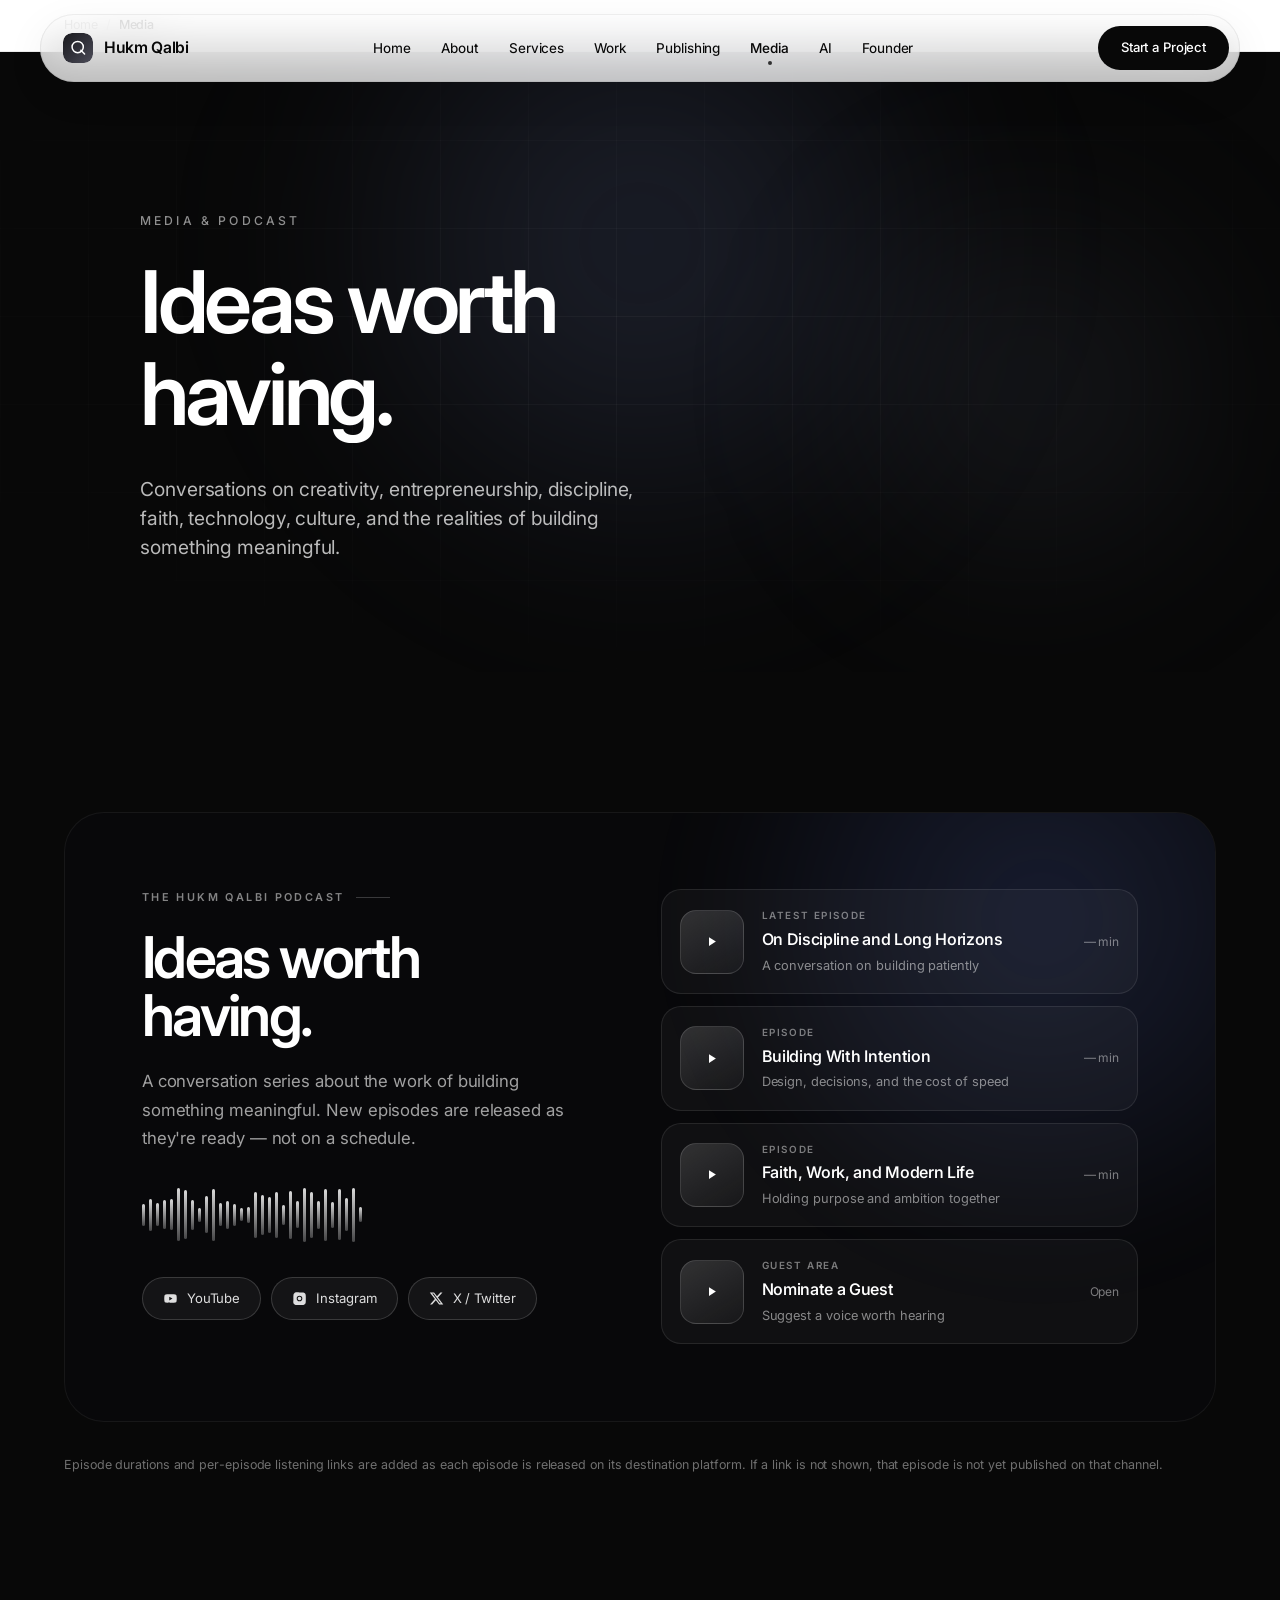
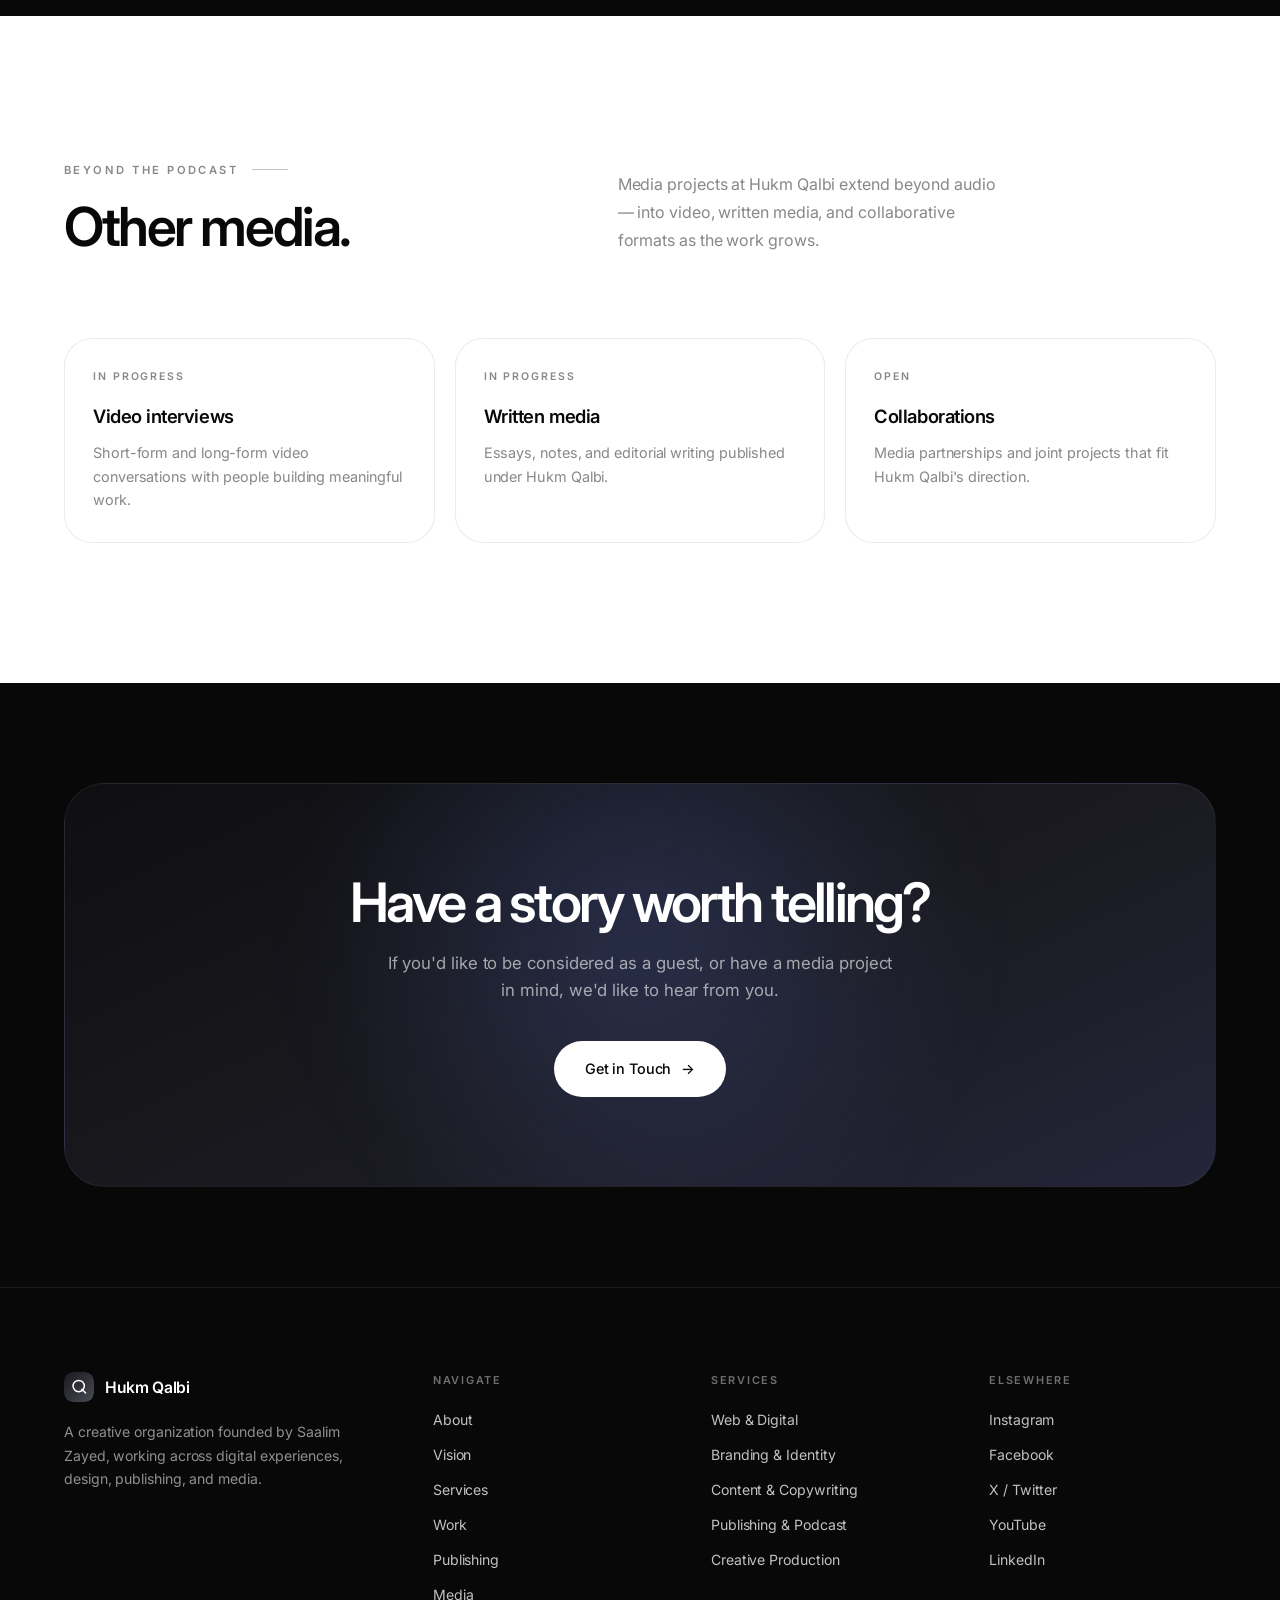
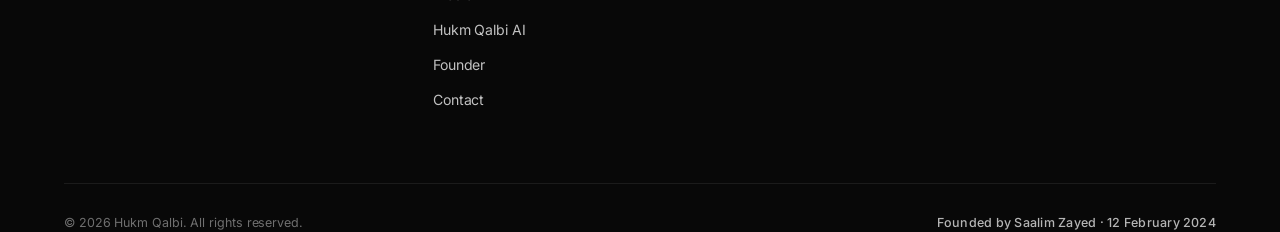
<file: media/index.html>
<!DOCTYPE html>
<html lang="en">
<head>
<meta charset="UTF-8">
<meta name="viewport" content="width=device-width, initial-scale=1, viewport-fit=cover">
<meta name="theme-color" content="#080808">
<title>Media & Podcast — Hukm Qalbi</title>
<meta name="description" content="The Hukm Qalbi Podcast — conversations on creativity, entrepreneurship, faith, technology, and long-term thinking. Media projects from Hukm Qalbi.">
<link rel="canonical" href="https://hukmqalbi.github.io/Hukm-Qalbi/media/">
<link rel="icon" type="image/png" href="../hqfv.png">
<meta property="og:type" content="website">
<meta property="og:site_name" content="Hukm Qalbi">
<meta property="og:title" content="Media & Podcast — Hukm Qalbi">
<meta property="og:description" content="The Hukm Qalbi Podcast and media projects.">
<meta property="og:url" content="https://hukmqalbi.github.io/Hukm-Qalbi/media/">
<meta property="og:image" content="https://hukmqalbi.github.io/Hukm-Qalbi/hqfv.png">
<meta name="twitter:card" content="summary_large_image">
<link rel="preconnect" href="https://fonts.googleapis.com">
<link rel="preconnect" href="https://fonts.gstatic.com" crossorigin>
<link href="https://fonts.googleapis.com/css2?family=Inter:wght@300;400;500;600;700&family=Instrument+Serif:ital@0;1&display=swap" rel="stylesheet">
<link rel="stylesheet" href="../assets/styles.css">
<script type="application/ld+json">
{
  "@context":"https://schema.org",
  "@graph":[
    {"@type":"Organization","@id":"https://hukmqalbi.github.io/Hukm-Qalbi/#organization",
     "name":"Hukm Qalbi","alternateName":"حكم قلبي","url":"https://hukmqalbi.github.io/Hukm-Qalbi/",
     "logo":"https://hukmqalbi.github.io/Hukm-Qalbi/hqfv.png",
     "description":"Hukm Qalbi is a creative organization founded by Saalim Zayed, working across digital experiences, design, publishing, and media.",
     "foundingDate":"2024-02-12","founder":{"@id":"https://hukmqalbi.github.io/Hukm-Qalbi/#saalim-zayed"},
     "sameAs":["https://instagram.com/hukmqalbi","https://facebook.com/hukmqalbi","https://x.com/hukmqalbi","https://youtube.com/@hukmqalbi","https://linkedin.com/company/hukmqalbi"]},
    {"@type":"CollectionPage","@id":"https://hukmqalbi.github.io/Hukm-Qalbi/media/#webpage",
     "url":"https://hukmqalbi.github.io/Hukm-Qalbi/media/","name":"Media & Podcast — Hukm Qalbi","inLanguage":"en",
     "isPartOf":{"@id":"https://hukmqalbi.github.io/Hukm-Qalbi/#website"},
     "about":{"@id":"https://hukmqalbi.github.io/Hukm-Qalbi/#organization"}},
    {"@type":"WebSite","@id":"https://hukmqalbi.github.io/Hukm-Qalbi/#website",
     "url":"https://hukmqalbi.github.io/Hukm-Qalbi/","name":"Hukm Qalbi",
     "publisher":{"@id":"https://hukmqalbi.github.io/Hukm-Qalbi/#organization"}},
    {"@type":"Person","@id":"https://hukmqalbi.github.io/Hukm-Qalbi/#saalim-zayed",
     "name":"Saalim Zayed","jobTitle":"Founder of Hukm Qalbi",
     "url":"https://hukmqalbi.github.io/Hukm-Qalbi/founder/",
     "worksFor":{"@id":"https://hukmqalbi.github.io/Hukm-Qalbi/#organization"}}
  ]
}
</script>
</head>
<body>
<a class="skip" href="#main">Skip to content</a>
<svg width="0" height="0" style="position:absolute" aria-hidden="true" focusable="false"><defs>
<linearGradient id="hqGrad" x1="0" y1="0" x2="1" y2="1"><stop offset="0%" stop-color="#1a1a1e"/><stop offset="55%" stop-color="#33333c"/><stop offset="100%" stop-color="#4c4c58"/></linearGradient></defs>
<symbol id="hq-mark" viewBox="0 0 48 48"><rect width="48" height="48" rx="14" fill="url(#hqGrad)"/><circle cx="23.5" cy="22.5" r="9" fill="none" stroke="#fff" stroke-width="2.4"/><path d="M28.6 27.6 L34.5 33.5" stroke="#fff" stroke-width="2.4" stroke-linecap="round"/></symbol>
</svg>

<header class="nav" id="nav">
  <div class="nav-inner">
    <a class="brand" href="../" aria-label="Hukm Qalbi — home"><svg class="brand-mark" aria-hidden="true"><use href="#hq-mark"/></svg><span class="brand-text">Hukm Qalbi</span></a>
    <ul class="nav-links">
      <li><a href="../">Home</a></li>
      <li><a href="../about/">About</a></li>
      <li class="nav-item--has-dropdown"><a href="../services/">Services</a>
        <div class="nav-dropdown" role="menu">
          <a href="../services/web-digital-experiences/">Web & Digital Experiences</a>
          <a href="../services/graphic-design/">Graphic Design</a>
          <a href="../services/branding-visual-identity/">Branding & Visual Identity</a>
          <a href="../services/social-media/">Social Media</a>
          <a href="../services/content-copywriting/">Content & Copywriting</a>
          <a href="../services/digital-products/">Digital Products</a>
          <a href="../services/creative-media-production/">Creative & Media Production</a>
          <a href="../services/publishing-podcast-projects/">Publishing & Podcast</a>
        </div>
      </li>
      <li><a href="../work/">Work</a></li>
      <li><a href="../publishing/">Publishing</a></li>
      <li><a href="./" class="active">Media</a></li>
      <li><a href="../hukm-qalbi-ai/">AI</a></li>
      <li><a href="../founder/">Founder</a></li>
    </ul>
    <div class="nav-right">
      <a href="../contact/" class="btn btn-primary btn-sm">Start a Project</a>
      <button class="menu-btn" id="menuBtn" aria-label="Open menu" aria-expanded="false" aria-controls="menuPanel"><span></span><span></span></button>
    </div>
  </div>
</header>

<div class="menu-panel" id="menuPanel" role="dialog" aria-modal="true" aria-label="Menu">
  <nav>
    <a href="../">Home</a><a href="../about/">About</a><a href="../vision/">Vision</a>
    <a href="../services/">Services</a><a href="../work/">Work</a>
    <a href="../publishing/">Publishing</a><a href="./">Media</a>
    <a href="../hukm-qalbi-ai/">Hukm Qalbi AI</a><a href="../founder/">Founder</a><a href="../contact/">Contact</a>
  </nav>
  <div class="menu-foot"><span>Hukm Qalbi — Creative Organization</span><span>Founded by Saalim Zayed · 2024</span></div>
</div>

<main id="main">
<nav class="breadcrumbs" aria-label="Breadcrumb">
  <div class="wrap"><ol><li><a href="../">Home</a></li><li><span aria-current="page">Media</span></li></ol></div>
</nav>

<section class="hero hero--page" data-theme="dark">
  <div class="hero-ambient" aria-hidden="true"><span class="blob blob-a"></span><span class="blob blob-c"></span></div>
  <div class="hero-grid" aria-hidden="true"></div>
  <div class="hero-inner">
    <p class="eyebrow eyebrow--hero reveal">Media & Podcast</p>
    <h1 class="hero-title--page display">
      <span class="mask"><span class="mask-i" style="--d:.10s">Ideas worth</span></span>
      <span class="mask"><span class="mask-i" style="--d:.20s">having.</span></span>
    </h1>
    <p class="hero-sub--page reveal" style="--d:.4s">
      Conversations on creativity, entrepreneurship, discipline, faith, technology, culture, and the realities of building something meaningful.
    </p>
  </div>
</section>

<section class="section section--dark" data-theme="dark">
  <div class="wrap">
    <div class="podcast-inner reveal">
      <div class="podcast-grid">
        <div>
          <p class="pod-label">The Hukm Qalbi Podcast</p>
          <h2 class="pod-title">Ideas worth having.</h2>
          <p class="pod-desc">A conversation series about the work of building something meaningful. New episodes are released as they're ready — not on a schedule.</p>
          <div class="waveform" id="waveform" aria-hidden="true"></div>
          <div class="pod-platforms">
            <a class="pod-platform" href="https://youtube.com/@hukmqalbi" target="_blank" rel="noopener">
              <svg viewBox="0 0 24 24" fill="currentColor" aria-hidden="true"><path d="M21.6 7.2a2.5 2.5 0 00-1.76-1.76C18.25 5 12 5 12 5s-6.25 0-7.84.44A2.5 2.5 0 002.4 7.2 26 26 0 002 12a26 26 0 00.4 4.8 2.5 2.5 0 001.76 1.76C5.75 19 12 19 12 19s6.25 0 7.84-.44a2.5 2.5 0 001.76-1.76A26 26 0 0022 12a26 26 0 00-.4-4.8zM10 15V9l5.2 3z"/></svg>
              YouTube
            </a>
            <a class="pod-platform" href="https://instagram.com/hukmqalbi" target="_blank" rel="noopener">
              <svg viewBox="0 0 24 24" fill="currentColor" aria-hidden="true"><path d="M12 2.2c3.2 0 3.6 0 4.8.1 1.2.1 1.9.2 2.3.4.6.2 1 .5 1.5 1s.8.9 1 1.5c.2.4.3 1.1.4 2.3.1 1.2.1 1.6.1 4.8s0 3.6-.1 4.8c-.1 1.2-.2 1.9-.4 2.3-.2.6-.5 1-1 1.5s-.9.8-1.5 1c-.4.2-1.1.3-2.3.4-1.2.1-1.6.1-4.8.1s-3.6 0-4.8-.1c-1.2-.1-1.9-.2-2.3-.4-.6-.2-1-.5-1.5-1s-.8-.9-1-1.5c-.2-.4-.3-1.1-.4-2.3C2.2 15.6 2.2 15.2 2.2 12s0-3.6.1-4.8c.1-1.2.2-1.9.4-2.3.2-.6.5-1 1-1.5s.9-.8 1.5-1c.4-.2 1.1-.3 2.3-.4C8.4 2.2 8.8 2.2 12 2.2zm0 5.3a4.5 4.5 0 100 9 4.5 4.5 0 000-9zm0 7.4a2.9 2.9 0 110-5.8 2.9 2.9 0 010 5.8zM17.9 7a1.1 1.1 0 11-2.2 0 1.1 1.1 0 012.2 0z"/></svg>
              Instagram
            </a>
            <a class="pod-platform" href="https://x.com/hukmqalbi" target="_blank" rel="noopener">
              <svg viewBox="0 0 24 24" fill="currentColor" aria-hidden="true"><path d="M18.244 2.25h3.308l-7.227 8.26 8.502 11.24H16.17l-5.214-6.817L4.99 21.75H1.68l7.73-8.835L1.254 2.25H8.08l4.713 6.231zm-1.161 17.52h1.833L7.084 4.126H5.117z"/></svg>
              X / Twitter
            </a>
          </div>
        </div>
        <div class="ep-list">
          <div class="ep-card ep-featured"><div class="ep-play" aria-hidden="true"><svg viewBox="0 0 24 24"><path d="M8 5v14l11-7z"/></svg></div><div class="ep-meta"><div class="ep-num">Latest Episode</div><div class="ep-title">On Discipline and Long Horizons</div><div class="ep-sub">A conversation on building patiently</div></div><div class="ep-dur">— min</div></div>
          <div class="ep-card"><div class="ep-play" aria-hidden="true"><svg viewBox="0 0 24 24"><path d="M8 5v14l11-7z"/></svg></div><div class="ep-meta"><div class="ep-num">Episode</div><div class="ep-title">Building With Intention</div><div class="ep-sub">Design, decisions, and the cost of speed</div></div><div class="ep-dur">— min</div></div>
          <div class="ep-card"><div class="ep-play" aria-hidden="true"><svg viewBox="0 0 24 24"><path d="M8 5v14l11-7z"/></svg></div><div class="ep-meta"><div class="ep-num">Episode</div><div class="ep-title">Faith, Work, and Modern Life</div><div class="ep-sub">Holding purpose and ambition together</div></div><div class="ep-dur">— min</div></div>
          <div class="ep-card"><div class="ep-play" aria-hidden="true"><svg viewBox="0 0 24 24"><path d="M8 5v14l11-7z"/></svg></div><div class="ep-meta"><div class="ep-num">Guest Area</div><div class="ep-title">Nominate a Guest</div><div class="ep-sub">Suggest a voice worth hearing</div></div><div class="ep-dur">Open</div></div>
        </div>
      </div>
    </div>
    <p class="body-text reveal" style="margin-top:32px;font-size:.78rem;max-width:none;color:rgba(255,255,255,.42)">
      Episode durations and per-episode listening links are added as each episode is released on its destination platform. If a link is not shown, that episode is not yet published on that channel.
    </p>
  </div>
</section>

<section class="section" data-theme="light">
  <div class="wrap">
    <div class="sec-head">
      <div>
        <p class="label reveal">Beyond the podcast</p>
        <h2 class="display display--md reveal" style="--d:.08s;margin-top:20px">Other media.</h2>
      </div>
      <p class="body-text reveal" style="--d:.16s">Media projects at Hukm Qalbi extend beyond audio — into video, written media, and collaborative formats as the work grows.</p>
    </div>
    <div class="card-grid">
      <div class="card reveal"><div class="card-idx">In progress</div><h3>Video interviews</h3><p>Short-form and long-form video conversations with people building meaningful work.</p></div>
      <div class="card reveal" style="--d:.06s"><div class="card-idx">In progress</div><h3>Written media</h3><p>Essays, notes, and editorial writing published under Hukm Qalbi.</p></div>
      <div class="card reveal" style="--d:.12s"><div class="card-idx">Open</div><h3>Collaborations</h3><p>Media partnerships and joint projects that fit Hukm Qalbi's direction.</p></div>
    </div>
  </div>
</section>

<section class="cta-band">
  <div class="cta-band-inner">
    <h2>Have a story worth telling?</h2>
    <p>If you'd like to be considered as a guest, or have a media project in mind, we'd like to hear from you.</p>
    <a href="../contact/" class="btn btn-primary">Get in Touch <span class="arw">→</span></a>
  </div>
</section>
</main>

<footer class="footer">
  <div class="wrap">
    <div class="footer-top">
      <div class="footer-brand"><a class="brand" href="../"><svg class="brand-mark" aria-hidden="true"><use href="#hq-mark"/></svg><span class="brand-text">Hukm Qalbi</span></a><p>A creative organization founded by Saalim Zayed, working across digital experiences, design, publishing, and media.</p></div>
      <div class="footer-col"><h4>Navigate</h4><ul><li><a href="../about/">About</a></li><li><a href="../vision/">Vision</a></li><li><a href="../services/">Services</a></li><li><a href="../work/">Work</a></li><li><a href="../publishing/">Publishing</a></li><li><a href="./">Media</a></li><li><a href="../hukm-qalbi-ai/">Hukm Qalbi AI</a></li><li><a href="../founder/">Founder</a></li><li><a href="../contact/">Contact</a></li></ul></div>
      <div class="footer-col"><h4>Services</h4><ul><li><a href="../services/web-digital-experiences/">Web & Digital</a></li><li><a href="../services/branding-visual-identity/">Branding & Identity</a></li><li><a href="../services/content-copywriting/">Content & Copywriting</a></li><li><a href="../services/publishing-podcast-projects/">Publishing & Podcast</a></li><li><a href="../services/creative-media-production/">Creative Production</a></li></ul></div>
      <div class="footer-col"><h4>Elsewhere</h4><ul><li><a href="https://instagram.com/hukmqalbi" target="_blank" rel="noopener">Instagram</a></li><li><a href="https://facebook.com/hukmqalbi" target="_blank" rel="noopener">Facebook</a></li><li><a href="https://x.com/hukmqalbi" target="_blank" rel="noopener">X / Twitter</a></li><li><a href="https://youtube.com/@hukmqalbi" target="_blank" rel="noopener">YouTube</a></li><li><a href="https://linkedin.com/company/hukmqalbi" target="_blank" rel="noopener">LinkedIn</a></li></ul></div>
    </div>
    <div class="footer-bottom"><span>© <span data-year>2024</span> Hukm Qalbi. All rights reserved.</span><span class="footer-tag">Founded by Saalim Zayed · 12 February 2024</span></div>
  </div>
</footer>
<script src="../assets/main.js" defer></script>
</body>
</html>
</file>
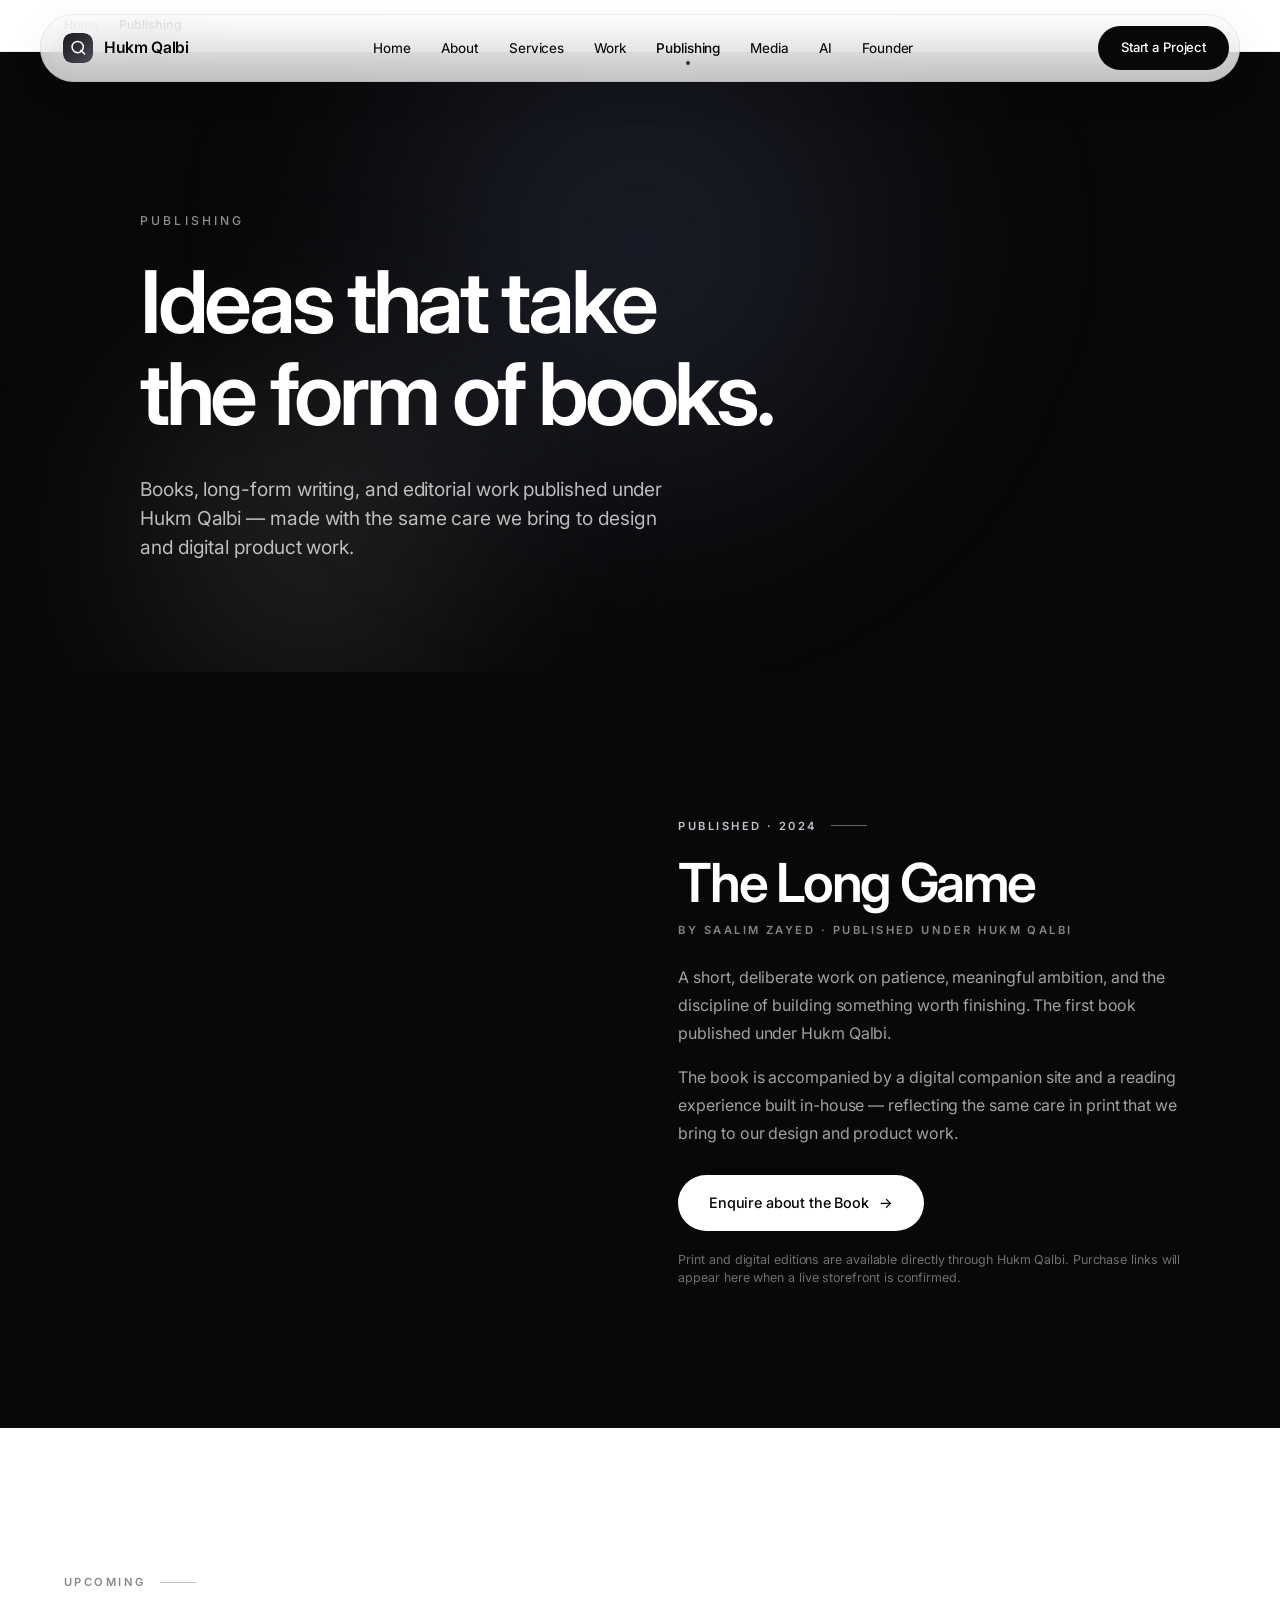
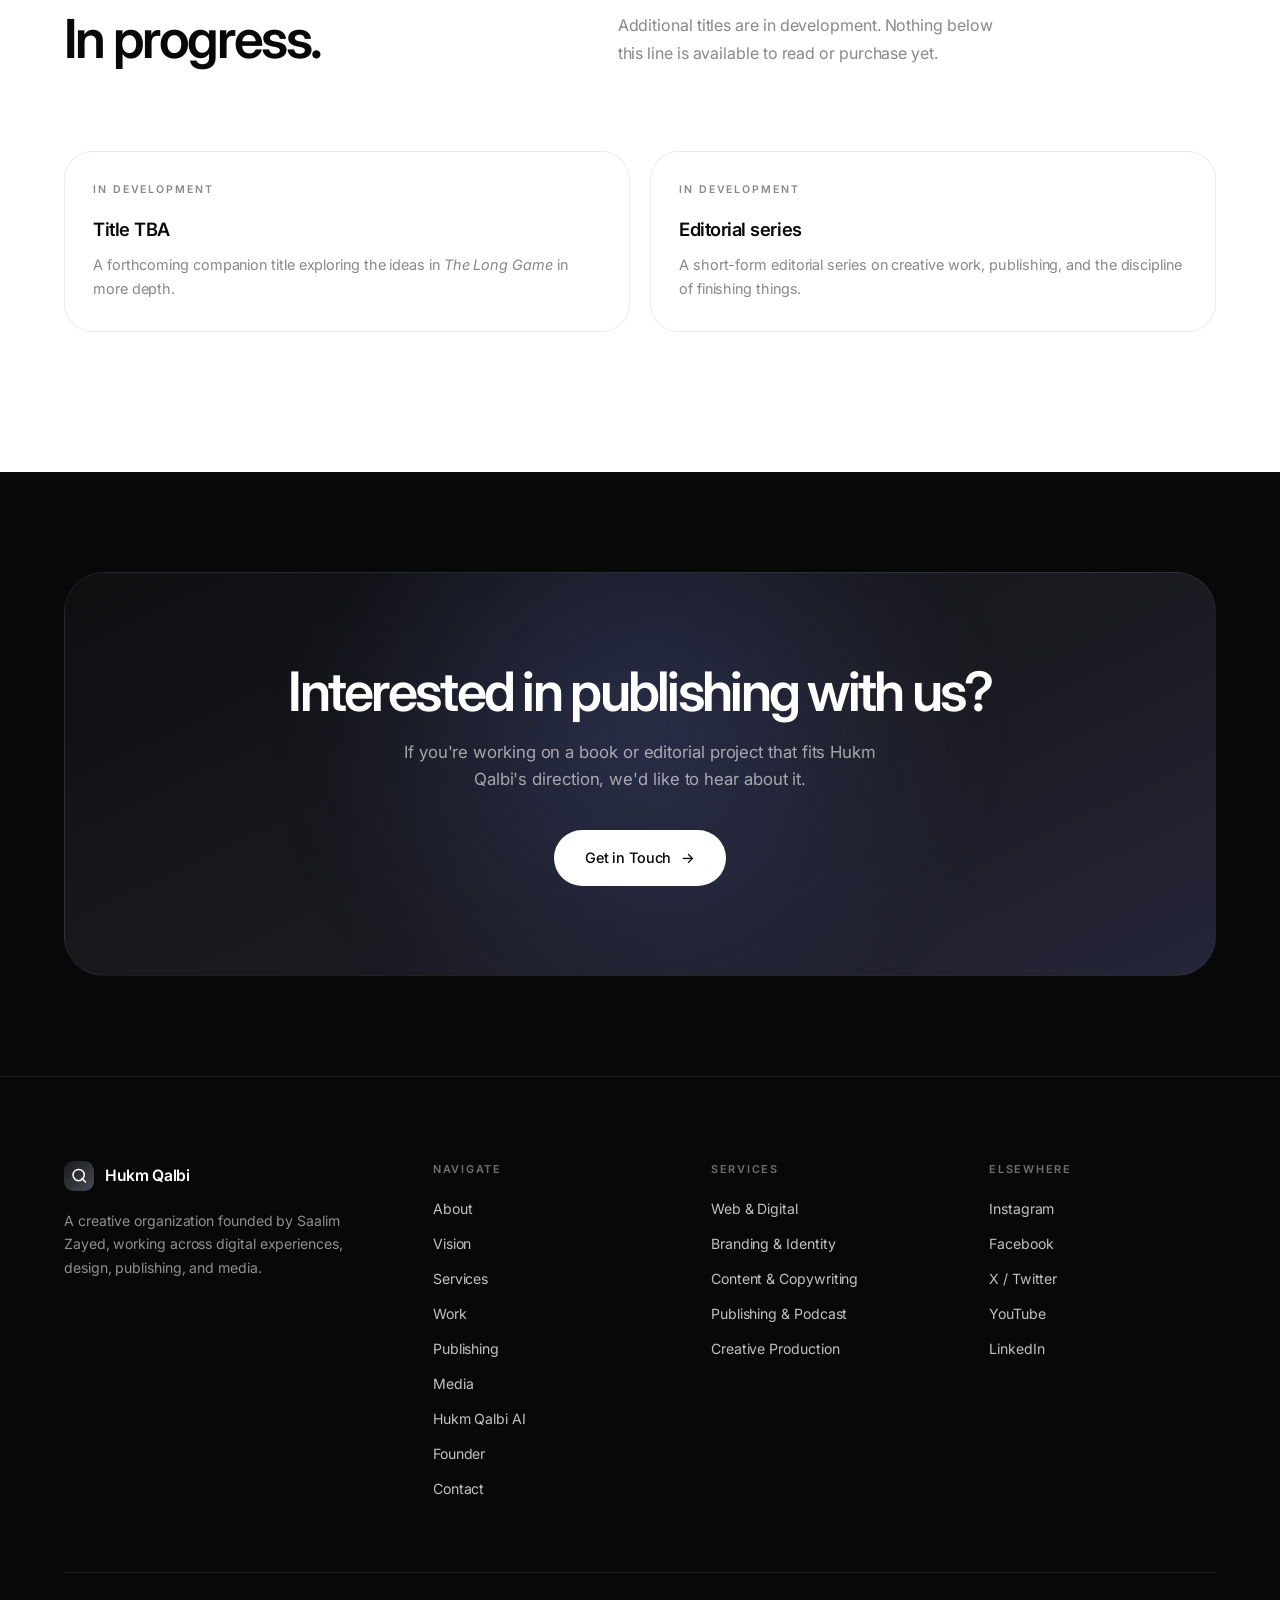
<file: publishing/index.html>
<!DOCTYPE html>
<html lang="en">
<head>
<meta charset="UTF-8">
<meta name="viewport" content="width=device-width, initial-scale=1, viewport-fit=cover">
<meta name="theme-color" content="#080808">
<title>Publishing — Hukm Qalbi</title>
<meta name="description" content="Books, long-form writing, and publishing initiatives from Hukm Qalbi — including The Long Game, published under Hukm Qalbi.">
<link rel="canonical" href="https://hukmqalbi.github.io/Hukm-Qalbi/publishing/">
<link rel="icon" type="image/png" href="../hqfv.png">
<meta property="og:type" content="website">
<meta property="og:site_name" content="Hukm Qalbi">
<meta property="og:title" content="Publishing — Hukm Qalbi">
<meta property="og:description" content="Books and long-form writing from Hukm Qalbi.">
<meta property="og:url" content="https://hukmqalbi.github.io/Hukm-Qalbi/publishing/">
<meta property="og:image" content="https://hukmqalbi.github.io/Hukm-Qalbi/hqfv.png">
<meta name="twitter:card" content="summary_large_image">
<link rel="preconnect" href="https://fonts.googleapis.com"><link rel="preconnect" href="https://fonts.gstatic.com" crossorigin>
<link href="https://fonts.googleapis.com/css2?family=Inter:wght@300;400;500;600;700&family=Instrument+Serif:ital@0;1&display=swap" rel="stylesheet">
<link rel="stylesheet" href="../assets/styles.css">
<script type="application/ld+json">
{"@context":"https://schema.org","@graph":[
  {"@type":"Organization","@id":"https://hukmqalbi.github.io/Hukm-Qalbi/#organization","name":"Hukm Qalbi","alternateName":"حكم قلبي","url":"https://hukmqalbi.github.io/Hukm-Qalbi/","logo":"https://hukmqalbi.github.io/Hukm-Qalbi/hqfv.png","foundingDate":"2024-02-12","founder":{"@id":"https://hukmqalbi.github.io/Hukm-Qalbi/#saalim-zayed"},"description":"Hukm Qalbi is a creative organization founded by Saalim Zayed, working across digital experiences, design, publishing, and media.","sameAs":["https://instagram.com/hukmqalbi","https://facebook.com/hukmqalbi","https://x.com/hukmqalbi","https://youtube.com/@hukmqalbi","https://linkedin.com/company/hukmqalbi"]},
  {"@type":"CollectionPage","@id":"https://hukmqalbi.github.io/Hukm-Qalbi/publishing/#webpage","url":"https://hukmqalbi.github.io/Hukm-Qalbi/publishing/","name":"Publishing — Hukm Qalbi","inLanguage":"en","isPartOf":{"@id":"https://hukmqalbi.github.io/Hukm-Qalbi/#website"},"about":{"@id":"https://hukmqalbi.github.io/Hukm-Qalbi/#organization"}},
  {"@type":"Book","@id":"https://hukmqalbi.github.io/Hukm-Qalbi/publishing/#the-long-game","name":"The Long Game","author":{"@id":"https://hukmqalbi.github.io/Hukm-Qalbi/#saalim-zayed"},"publisher":{"@id":"https://hukmqalbi.github.io/Hukm-Qalbi/#organization"},"bookFormat":"https://schema.org/Paperback","inLanguage":"en","description":"A short book on patience, ambition, and the discipline of building something worth finishing."},
  {"@type":"WebSite","@id":"https://hukmqalbi.github.io/Hukm-Qalbi/#website","url":"https://hukmqalbi.github.io/Hukm-Qalbi/","name":"Hukm Qalbi","publisher":{"@id":"https://hukmqalbi.github.io/Hukm-Qalbi/#organization"}},
  {"@type":"Person","@id":"https://hukmqalbi.github.io/Hukm-Qalbi/#saalim-zayed","name":"Saalim Zayed","jobTitle":"Founder of Hukm Qalbi","url":"https://hukmqalbi.github.io/Hukm-Qalbi/founder/","worksFor":{"@id":"https://hukmqalbi.github.io/Hukm-Qalbi/#organization"}}
]}
</script>
</head>
<body>
<a class="skip" href="#main">Skip to content</a>
<svg width="0" height="0" style="position:absolute" aria-hidden="true" focusable="false"><defs><linearGradient id="hqGrad" x1="0" y1="0" x2="1" y2="1"><stop offset="0%" stop-color="#1a1a1e"/><stop offset="55%" stop-color="#33333c"/><stop offset="100%" stop-color="#4c4c58"/></linearGradient></defs><symbol id="hq-mark" viewBox="0 0 48 48"><rect width="48" height="48" rx="14" fill="url(#hqGrad)"/><circle cx="23.5" cy="22.5" r="9" fill="none" stroke="#fff" stroke-width="2.4"/><path d="M28.6 27.6 L34.5 33.5" stroke="#fff" stroke-width="2.4" stroke-linecap="round"/></symbol></svg>
<header class="nav" id="nav">
  <div class="nav-inner">
    <a class="brand" href="../" aria-label="Hukm Qalbi — home"><svg class="brand-mark" aria-hidden="true"><use href="#hq-mark"/></svg><span class="brand-text">Hukm Qalbi</span></a>
    <ul class="nav-links">
      <li><a href="../">Home</a></li><li><a href="../about/">About</a></li>
      <li class="nav-item--has-dropdown"><a href="../services/">Services</a>
        <div class="nav-dropdown" role="menu">
          <a href="../services/web-digital-experiences/">Web & Digital Experiences</a><a href="../services/graphic-design/">Graphic Design</a>
          <a href="../services/branding-visual-identity/">Branding & Visual Identity</a><a href="../services/social-media/">Social Media</a>
          <a href="../services/content-copywriting/">Content & Copywriting</a><a href="../services/digital-products/">Digital Products</a>
          <a href="../services/creative-media-production/">Creative & Media Production</a><a href="../services/publishing-podcast-projects/">Publishing & Podcast</a>
        </div></li>
      <li><a href="../work/">Work</a></li>
      <li><a href="./" class="active">Publishing</a></li>
      <li><a href="../media/">Media</a></li>
      <li><a href="../hukm-qalbi-ai/">AI</a></li><li><a href="../founder/">Founder</a></li>
    </ul>
    <div class="nav-right">
      <a href="../contact/" class="btn btn-primary btn-sm">Start a Project</a>
      <button class="menu-btn" id="menuBtn" aria-label="Open menu" aria-expanded="false" aria-controls="menuPanel"><span></span><span></span></button>
    </div>
  </div>
</header>
<div class="menu-panel" id="menuPanel" role="dialog" aria-modal="true" aria-label="Menu">
  <nav>
    <a href="../">Home</a><a href="../about/">About</a><a href="../vision/">Vision</a><a href="../services/">Services</a>
    <a href="../work/">Work</a><a href="./">Publishing</a><a href="../media/">Media</a>
    <a href="../hukm-qalbi-ai/">Hukm Qalbi AI</a><a href="../founder/">Founder</a><a href="../contact/">Contact</a>
  </nav>
  <div class="menu-foot"><span>Hukm Qalbi — Creative Organization</span><span>Founded by Saalim Zayed · 2024</span></div>
</div>

<main id="main">
<nav class="breadcrumbs" aria-label="Breadcrumb">
  <div class="wrap"><ol><li><a href="../">Home</a></li><li><span aria-current="page">Publishing</span></li></ol></div>
</nav>

<section class="hero hero--page" data-theme="dark">
  <div class="hero-ambient" aria-hidden="true"><span class="blob blob-a"></span><span class="blob blob-b"></span></div>
  <div class="hero-inner">
    <p class="eyebrow eyebrow--hero reveal">Publishing</p>
    <h1 class="hero-title--page display">
      <span class="mask"><span class="mask-i" style="--d:.10s">Ideas that take</span></span>
      <span class="mask"><span class="mask-i" style="--d:.20s">the form of books.</span></span>
    </h1>
    <p class="hero-sub--page reveal" style="--d:.4s">
      Books, long-form writing, and editorial work published under Hukm Qalbi — made with the same care we bring to design and digital product work.
    </p>
  </div>
</section>

<section class="section section--dark" data-theme="dark">
  <div class="wrap">
    <div class="split split--gap-lg">
      <figure class="book reveal" role="img" aria-label="The Long Game — a book published under Hukm Qalbi">
        <span class="book-spine" aria-hidden="true"></span>
        <div class="book-cover">
          <div class="book-eyebrow">A Hukm Qalbi Publication</div>
          <div class="book-title">The Long<br>Game<small>Ideas, patience, and the work between</small></div>
        </div>
      </figure>
      <div>
        <p class="label reveal">Published · 2024</p>
        <h2 class="display display--md reveal" style="--d:.08s;margin-top:20px">The Long Game</h2>
        <p class="eyebrow reveal" style="--d:.12s;color:rgba(255,255,255,.5);margin-top:12px">By Saalim Zayed · Published under Hukm Qalbi</p>
        <p class="body-text reveal" style="--d:.18s;margin-top:24px">
          A short, deliberate work on patience, meaningful ambition, and the discipline of building something worth finishing. The first book published under Hukm Qalbi.
        </p>
        <p class="body-text reveal" style="--d:.24s;margin-top:16px">
          The book is accompanied by a digital companion site and a reading experience built in-house — reflecting the same care in print that we bring to our design and product work.
        </p>
        <div class="reveal" style="--d:.3s;margin-top:28px;display:flex;flex-wrap:wrap;gap:12px">
          <a href="../contact/" class="btn btn-light">Enquire about the Book <span class="arw">→</span></a>
        </div>
        <p class="reveal" style="--d:.36s;margin-top:20px;font-size:.78rem;color:rgba(255,255,255,.42)">
          Print and digital editions are available directly through Hukm Qalbi. Purchase links will appear here when a live storefront is confirmed.
        </p>
      </div>
    </div>
  </div>
</section>

<section class="section" data-theme="light">
  <div class="wrap">
    <div class="sec-head">
      <div>
        <p class="label reveal">Upcoming</p>
        <h2 class="display display--md reveal" style="--d:.08s;margin-top:20px">In progress.</h2>
      </div>
      <p class="body-text reveal" style="--d:.16s">Additional titles are in development. Nothing below this line is available to read or purchase yet.</p>
    </div>
    <div class="card-grid">
      <div class="card reveal"><div class="card-idx">In development</div><h3>Title TBA</h3><p>A forthcoming companion title exploring the ideas in <em>The Long Game</em> in more depth.</p></div>
      <div class="card reveal" style="--d:.06s"><div class="card-idx">In development</div><h3>Editorial series</h3><p>A short-form editorial series on creative work, publishing, and the discipline of finishing things.</p></div>
    </div>
  </div>
</section>

<section class="cta-band">
  <div class="cta-band-inner">
    <h2>Interested in publishing with us?</h2>
    <p>If you're working on a book or editorial project that fits Hukm Qalbi's direction, we'd like to hear about it.</p>
    <a href="../contact/" class="btn btn-primary">Get in Touch <span class="arw">→</span></a>
  </div>
</section>
</main>

<footer class="footer">
  <div class="wrap">
    <div class="footer-top">
      <div class="footer-brand"><a class="brand" href="../"><svg class="brand-mark" aria-hidden="true"><use href="#hq-mark"/></svg><span class="brand-text">Hukm Qalbi</span></a><p>A creative organization founded by Saalim Zayed, working across digital experiences, design, publishing, and media.</p></div>
      <div class="footer-col"><h4>Navigate</h4><ul><li><a href="../about/">About</a></li><li><a href="../vision/">Vision</a></li><li><a href="../services/">Services</a></li><li><a href="../work/">Work</a></li><li><a href="./">Publishing</a></li><li><a href="../media/">Media</a></li><li><a href="../hukm-qalbi-ai/">Hukm Qalbi AI</a></li><li><a href="../founder/">Founder</a></li><li><a href="../contact/">Contact</a></li></ul></div>
      <div class="footer-col"><h4>Services</h4><ul><li><a href="../services/web-digital-experiences/">Web & Digital</a></li><li><a href="../services/branding-visual-identity/">Branding & Identity</a></li><li><a href="../services/content-copywriting/">Content & Copywriting</a></li><li><a href="../services/publishing-podcast-projects/">Publishing & Podcast</a></li><li><a href="../services/creative-media-production/">Creative Production</a></li></ul></div>
      <div class="footer-col"><h4>Elsewhere</h4><ul><li><a href="https://instagram.com/hukmqalbi" target="_blank" rel="noopener">Instagram</a></li><li><a href="https://facebook.com/hukmqalbi" target="_blank" rel="noopener">Facebook</a></li><li><a href="https://x.com/hukmqalbi" target="_blank" rel="noopener">X / Twitter</a></li><li><a href="https://youtube.com/@hukmqalbi" target="_blank" rel="noopener">YouTube</a></li><li><a href="https://linkedin.com/company/hukmqalbi" target="_blank" rel="noopener">LinkedIn</a></li></ul></div>
    </div>
    <div class="footer-bottom"><span>© <span data-year>2024</span> Hukm Qalbi. All rights reserved.</span><span class="footer-tag">Founded by Saalim Zayed · 12 February 2024</span></div>
  </div>
</footer>
<script src="../assets/main.js" defer></script>
</body>
</html>
</file>
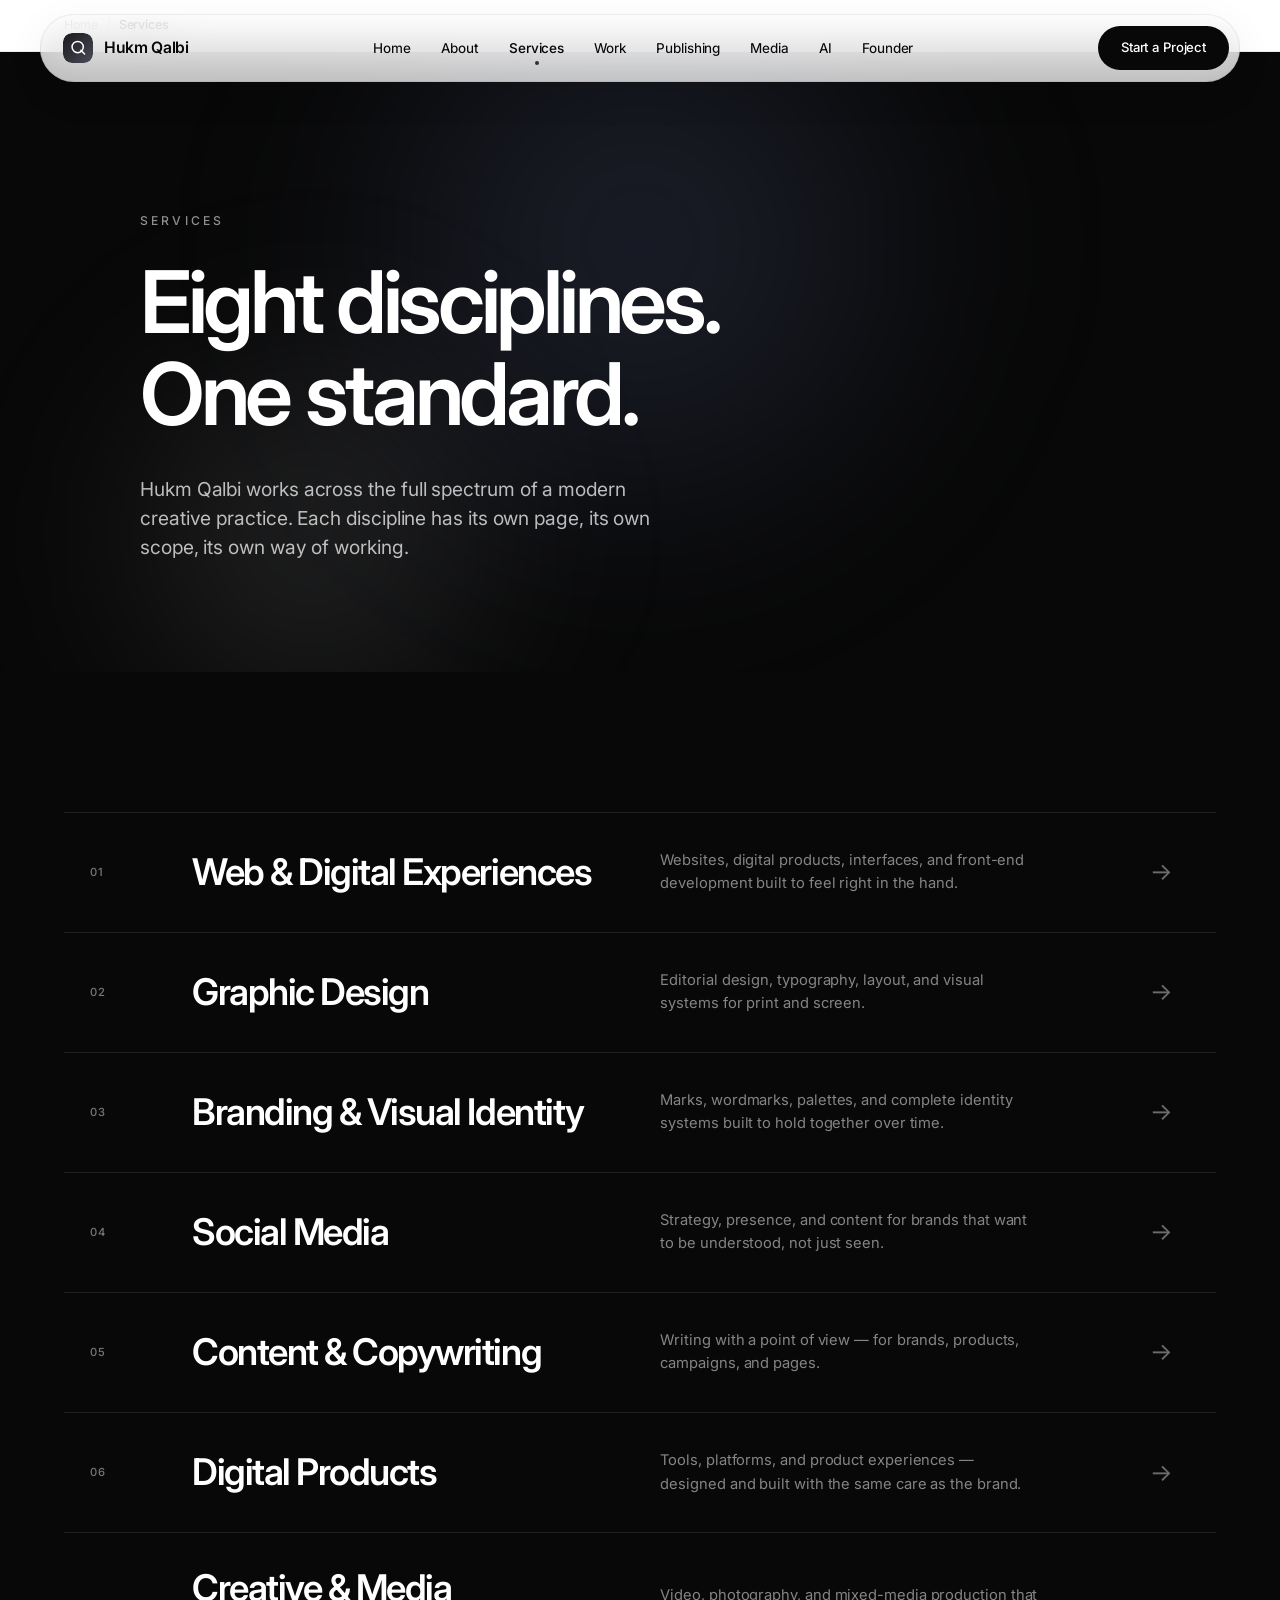
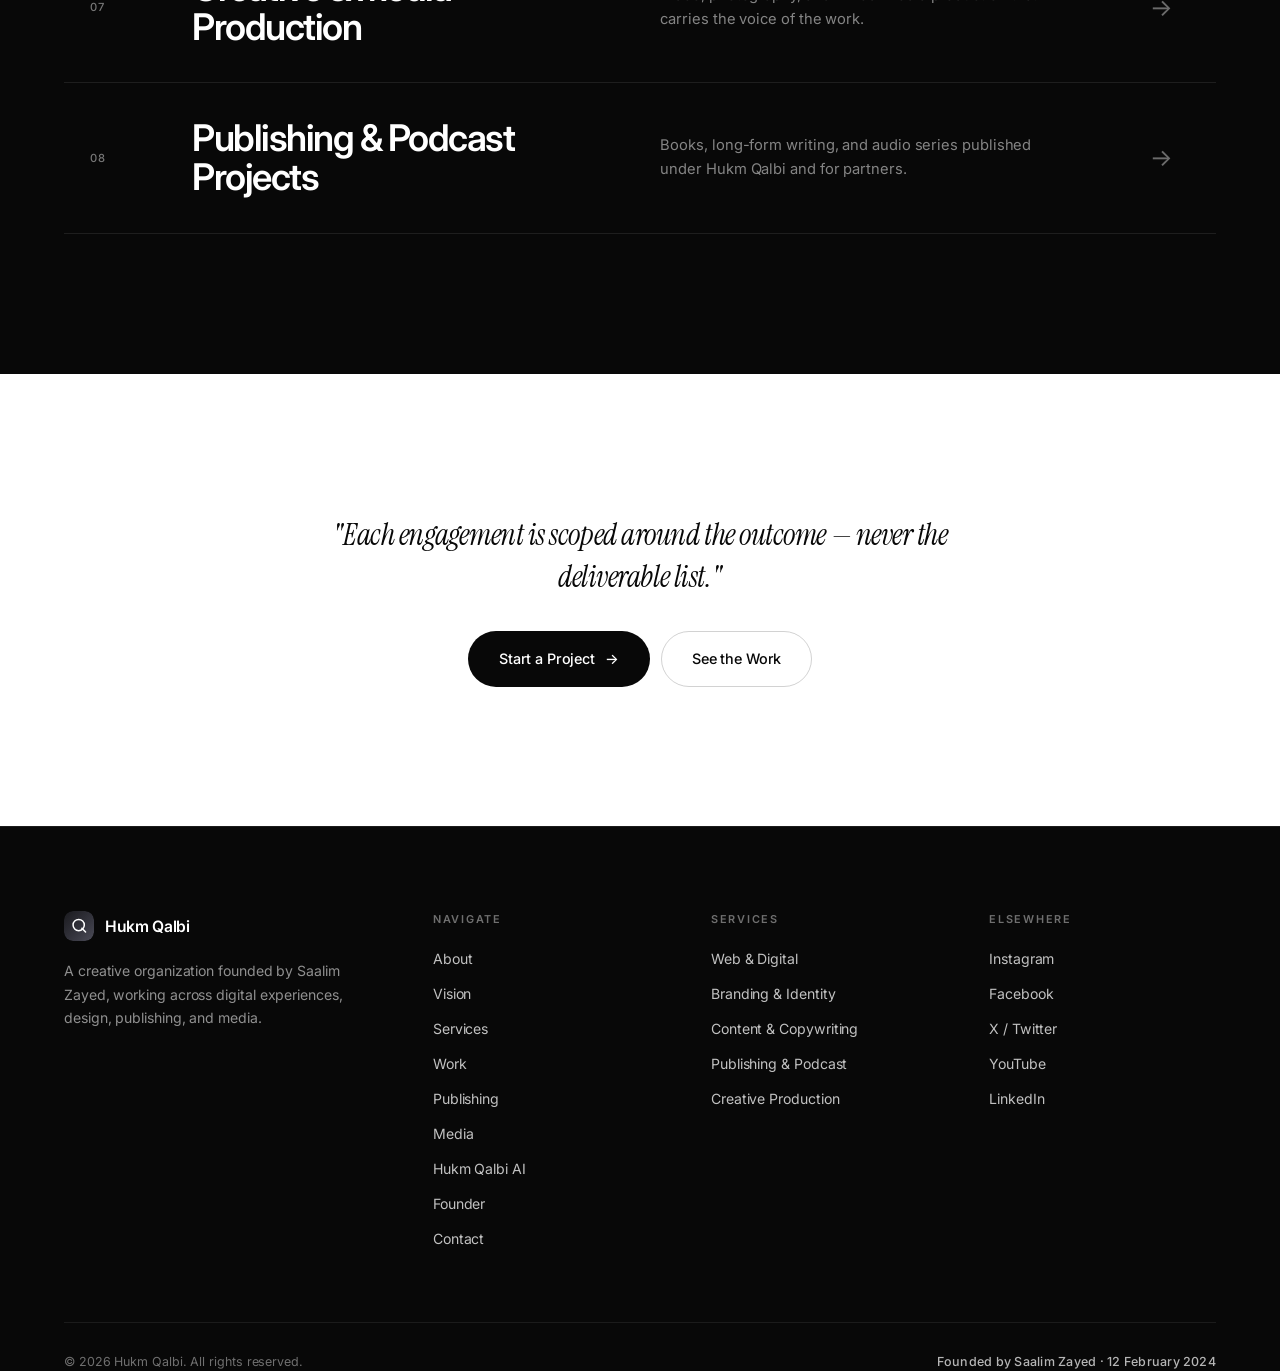
<file: services/index.html>
<!DOCTYPE html>
<html lang="en">
<head>
<meta charset="UTF-8">
<meta name="viewport" content="width=device-width, initial-scale=1, viewport-fit=cover">
<meta name="theme-color" content="#080808">
<title>Services — Hukm Qalbi</title>
<meta name="description" content="Eight creative disciplines under one roof at Hukm Qalbi: web, design, branding, social, content, digital products, media production, and publishing.">
<link rel="canonical" href="https://hukmqalbi.github.io/Hukm-Qalbi/services/">
<link rel="icon" type="image/png" href="../hqfv.png">
<meta property="og:type" content="website">
<meta property="og:site_name" content="Hukm Qalbi">
<meta property="og:title" content="Services — Hukm Qalbi">
<meta property="og:description" content="Eight creative disciplines under one roof.">
<meta property="og:url" content="https://hukmqalbi.github.io/Hukm-Qalbi/services/">
<meta property="og:image" content="https://hukmqalbi.github.io/Hukm-Qalbi/hqfv.png">
<meta name="twitter:card" content="summary_large_image">
<link rel="preconnect" href="https://fonts.googleapis.com"><link rel="preconnect" href="https://fonts.gstatic.com" crossorigin>
<link href="https://fonts.googleapis.com/css2?family=Inter:wght@300;400;500;600;700&family=Instrument+Serif:ital@0;1&display=swap" rel="stylesheet">
<link rel="stylesheet" href="../assets/styles.css">
<script type="application/ld+json">
{"@context":"https://schema.org","@graph":[
  {"@type":"Organization","@id":"https://hukmqalbi.github.io/Hukm-Qalbi/#organization","name":"Hukm Qalbi","alternateName":"حكم قلبي","url":"https://hukmqalbi.github.io/Hukm-Qalbi/","logo":"https://hukmqalbi.github.io/Hukm-Qalbi/hqfv.png","foundingDate":"2024-02-12","founder":{"@id":"https://hukmqalbi.github.io/Hukm-Qalbi/#saalim-zayed"},"description":"Hukm Qalbi is a creative organization founded by Saalim Zayed, working across digital experiences, design, publishing, and media.","sameAs":["https://instagram.com/hukmqalbi","https://facebook.com/hukmqalbi","https://x.com/hukmqalbi","https://youtube.com/@hukmqalbi","https://linkedin.com/company/hukmqalbi"]},
  {"@type":"CollectionPage","@id":"https://hukmqalbi.github.io/Hukm-Qalbi/services/#webpage","url":"https://hukmqalbi.github.io/Hukm-Qalbi/services/","name":"Services — Hukm Qalbi","inLanguage":"en","isPartOf":{"@id":"https://hukmqalbi.github.io/Hukm-Qalbi/#website"},"about":{"@id":"https://hukmqalbi.github.io/Hukm-Qalbi/#organization"}},
  {"@type":"WebSite","@id":"https://hukmqalbi.github.io/Hukm-Qalbi/#website","url":"https://hukmqalbi.github.io/Hukm-Qalbi/","name":"Hukm Qalbi","publisher":{"@id":"https://hukmqalbi.github.io/Hukm-Qalbi/#organization"}},
  {"@type":"Person","@id":"https://hukmqalbi.github.io/Hukm-Qalbi/#saalim-zayed","name":"Saalim Zayed","jobTitle":"Founder of Hukm Qalbi","url":"https://hukmqalbi.github.io/Hukm-Qalbi/founder/","worksFor":{"@id":"https://hukmqalbi.github.io/Hukm-Qalbi/#organization"}}
]}
</script>
</head>
<body>
<a class="skip" href="#main">Skip to content</a>
<svg width="0" height="0" style="position:absolute" aria-hidden="true" focusable="false"><defs><linearGradient id="hqGrad" x1="0" y1="0" x2="1" y2="1"><stop offset="0%" stop-color="#1a1a1e"/><stop offset="55%" stop-color="#33333c"/><stop offset="100%" stop-color="#4c4c58"/></linearGradient></defs><symbol id="hq-mark" viewBox="0 0 48 48"><rect width="48" height="48" rx="14" fill="url(#hqGrad)"/><circle cx="23.5" cy="22.5" r="9" fill="none" stroke="#fff" stroke-width="2.4"/><path d="M28.6 27.6 L34.5 33.5" stroke="#fff" stroke-width="2.4" stroke-linecap="round"/></symbol></svg>

<header class="nav" id="nav">
  <div class="nav-inner">
    <a class="brand" href="../" aria-label="Hukm Qalbi — home"><svg class="brand-mark" aria-hidden="true"><use href="#hq-mark"/></svg><span class="brand-text">Hukm Qalbi</span></a>
    <ul class="nav-links">
      <li><a href="../">Home</a></li><li><a href="../about/">About</a></li>
      <li class="nav-item--has-dropdown"><a href="./" class="active">Services</a>
        <div class="nav-dropdown" role="menu">
          <a href="web-digital-experiences/">Web & Digital Experiences</a>
          <a href="graphic-design/">Graphic Design</a>
          <a href="branding-visual-identity/">Branding & Visual Identity</a>
          <a href="social-media/">Social Media</a>
          <a href="content-copywriting/">Content & Copywriting</a>
          <a href="digital-products/">Digital Products</a>
          <a href="creative-media-production/">Creative & Media Production</a>
          <a href="publishing-podcast-projects/">Publishing & Podcast</a>
        </div></li>
      <li><a href="../work/">Work</a></li><li><a href="../publishing/">Publishing</a></li><li><a href="../media/">Media</a></li>
      <li><a href="../hukm-qalbi-ai/">AI</a></li><li><a href="../founder/">Founder</a></li>
    </ul>
    <div class="nav-right">
      <a href="../contact/" class="btn btn-primary btn-sm">Start a Project</a>
      <button class="menu-btn" id="menuBtn" aria-label="Open menu" aria-expanded="false" aria-controls="menuPanel"><span></span><span></span></button>
    </div>
  </div>
</header>
<div class="menu-panel" id="menuPanel" role="dialog" aria-modal="true" aria-label="Menu">
  <nav>
    <a href="../">Home</a><a href="../about/">About</a><a href="../vision/">Vision</a>
    <a href="./">Services</a><a href="../work/">Work</a>
    <a href="../publishing/">Publishing</a><a href="../media/">Media</a>
    <a href="../hukm-qalbi-ai/">Hukm Qalbi AI</a><a href="../founder/">Founder</a><a href="../contact/">Contact</a>
  </nav>
  <div class="menu-foot"><span>Hukm Qalbi — Creative Organization</span><span>Founded by Saalim Zayed · 2024</span></div>
</div>

<main id="main">
<nav class="breadcrumbs" aria-label="Breadcrumb">
  <div class="wrap"><ol><li><a href="../">Home</a></li><li><span aria-current="page">Services</span></li></ol></div>
</nav>

<section class="hero hero--page" data-theme="dark">
  <div class="hero-ambient" aria-hidden="true"><span class="blob blob-a"></span><span class="blob blob-b"></span></div>
  <div class="hero-inner">
    <p class="eyebrow eyebrow--hero reveal">Services</p>
    <h1 class="hero-title--page display">
      <span class="mask"><span class="mask-i" style="--d:.10s">Eight disciplines.</span></span>
      <span class="mask"><span class="mask-i" style="--d:.20s">One standard.</span></span>
    </h1>
    <p class="hero-sub--page reveal" style="--d:.4s">
      Hukm Qalbi works across the full spectrum of a modern creative practice. Each discipline has its own page, its own scope, its own way of working.
    </p>
  </div>
</section>

<section class="section section--dark" data-theme="dark">
  <div class="wrap">
    <div class="service-list">
      <a class="service-row reveal" href="web-digital-experiences/"><span class="idx">01</span><span class="name">Web & Digital Experiences</span><span class="desc">Websites, digital products, interfaces, and front-end development built to feel right in the hand.</span><span class="arrow">→</span></a>
      <a class="service-row reveal" href="graphic-design/" style="--d:.04s"><span class="idx">02</span><span class="name">Graphic Design</span><span class="desc">Editorial design, typography, layout, and visual systems for print and screen.</span><span class="arrow">→</span></a>
      <a class="service-row reveal" href="branding-visual-identity/" style="--d:.08s"><span class="idx">03</span><span class="name">Branding & Visual Identity</span><span class="desc">Marks, wordmarks, palettes, and complete identity systems built to hold together over time.</span><span class="arrow">→</span></a>
      <a class="service-row reveal" href="social-media/" style="--d:.12s"><span class="idx">04</span><span class="name">Social Media</span><span class="desc">Strategy, presence, and content for brands that want to be understood, not just seen.</span><span class="arrow">→</span></a>
      <a class="service-row reveal" href="content-copywriting/" style="--d:.16s"><span class="idx">05</span><span class="name">Content & Copywriting</span><span class="desc">Writing with a point of view — for brands, products, campaigns, and pages.</span><span class="arrow">→</span></a>
      <a class="service-row reveal" href="digital-products/" style="--d:.20s"><span class="idx">06</span><span class="name">Digital Products</span><span class="desc">Tools, platforms, and product experiences — designed and built with the same care as the brand.</span><span class="arrow">→</span></a>
      <a class="service-row reveal" href="creative-media-production/" style="--d:.24s"><span class="idx">07</span><span class="name">Creative & Media Production</span><span class="desc">Video, photography, and mixed-media production that carries the voice of the work.</span><span class="arrow">→</span></a>
      <a class="service-row reveal" href="publishing-podcast-projects/" style="--d:.28s"><span class="idx">08</span><span class="name">Publishing & Podcast Projects</span><span class="desc">Books, long-form writing, and audio series published under Hukm Qalbi and for partners.</span><span class="arrow">→</span></a>
    </div>
  </div>
</section>

<section class="section" data-theme="light">
  <div class="wrap wrap--narrow" style="text-align:center">
    <p class="serif reveal" style="font-size:clamp(1.3rem,2.6vw,1.9rem);line-height:1.4">
      "Each engagement is scoped around the outcome — never the deliverable list."
    </p>
    <div class="hero-cta reveal" style="--d:.1s;justify-content:center;margin-top:32px">
      <a href="../contact/" class="btn btn-primary">Start a Project <span class="arw">→</span></a>
      <a href="../work/" class="btn btn-ghost-dark">See the Work</a>
    </div>
  </div>
</section>
</main>

<footer class="footer">
  <div class="wrap">
    <div class="footer-top">
      <div class="footer-brand"><a class="brand" href="../"><svg class="brand-mark" aria-hidden="true"><use href="#hq-mark"/></svg><span class="brand-text">Hukm Qalbi</span></a><p>A creative organization founded by Saalim Zayed, working across digital experiences, design, publishing, and media.</p></div>
      <div class="footer-col"><h4>Navigate</h4><ul><li><a href="../about/">About</a></li><li><a href="../vision/">Vision</a></li><li><a href="./">Services</a></li><li><a href="../work/">Work</a></li><li><a href="../publishing/">Publishing</a></li><li><a href="../media/">Media</a></li><li><a href="../hukm-qalbi-ai/">Hukm Qalbi AI</a></li><li><a href="../founder/">Founder</a></li><li><a href="../contact/">Contact</a></li></ul></div>
      <div class="footer-col"><h4>Services</h4><ul><li><a href="web-digital-experiences/">Web & Digital</a></li><li><a href="branding-visual-identity/">Branding & Identity</a></li><li><a href="content-copywriting/">Content & Copywriting</a></li><li><a href="publishing-podcast-projects/">Publishing & Podcast</a></li><li><a href="creative-media-production/">Creative Production</a></li></ul></div>
      <div class="footer-col"><h4>Elsewhere</h4><ul><li><a href="https://instagram.com/hukmqalbi" target="_blank" rel="noopener">Instagram</a></li><li><a href="https://facebook.com/hukmqalbi" target="_blank" rel="noopener">Facebook</a></li><li><a href="https://x.com/hukmqalbi" target="_blank" rel="noopener">X / Twitter</a></li><li><a href="https://youtube.com/@hukmqalbi" target="_blank" rel="noopener">YouTube</a></li><li><a href="https://linkedin.com/company/hukmqalbi" target="_blank" rel="noopener">LinkedIn</a></li></ul></div>
    </div>
    <div class="footer-bottom"><span>© <span data-year>2024</span> Hukm Qalbi. All rights reserved.</span><span class="footer-tag">Founded by Saalim Zayed · 12 February 2024</span></div>
  </div>
</footer>
<script src="../assets/main.js" defer></script>
</body>
</html>
</file>
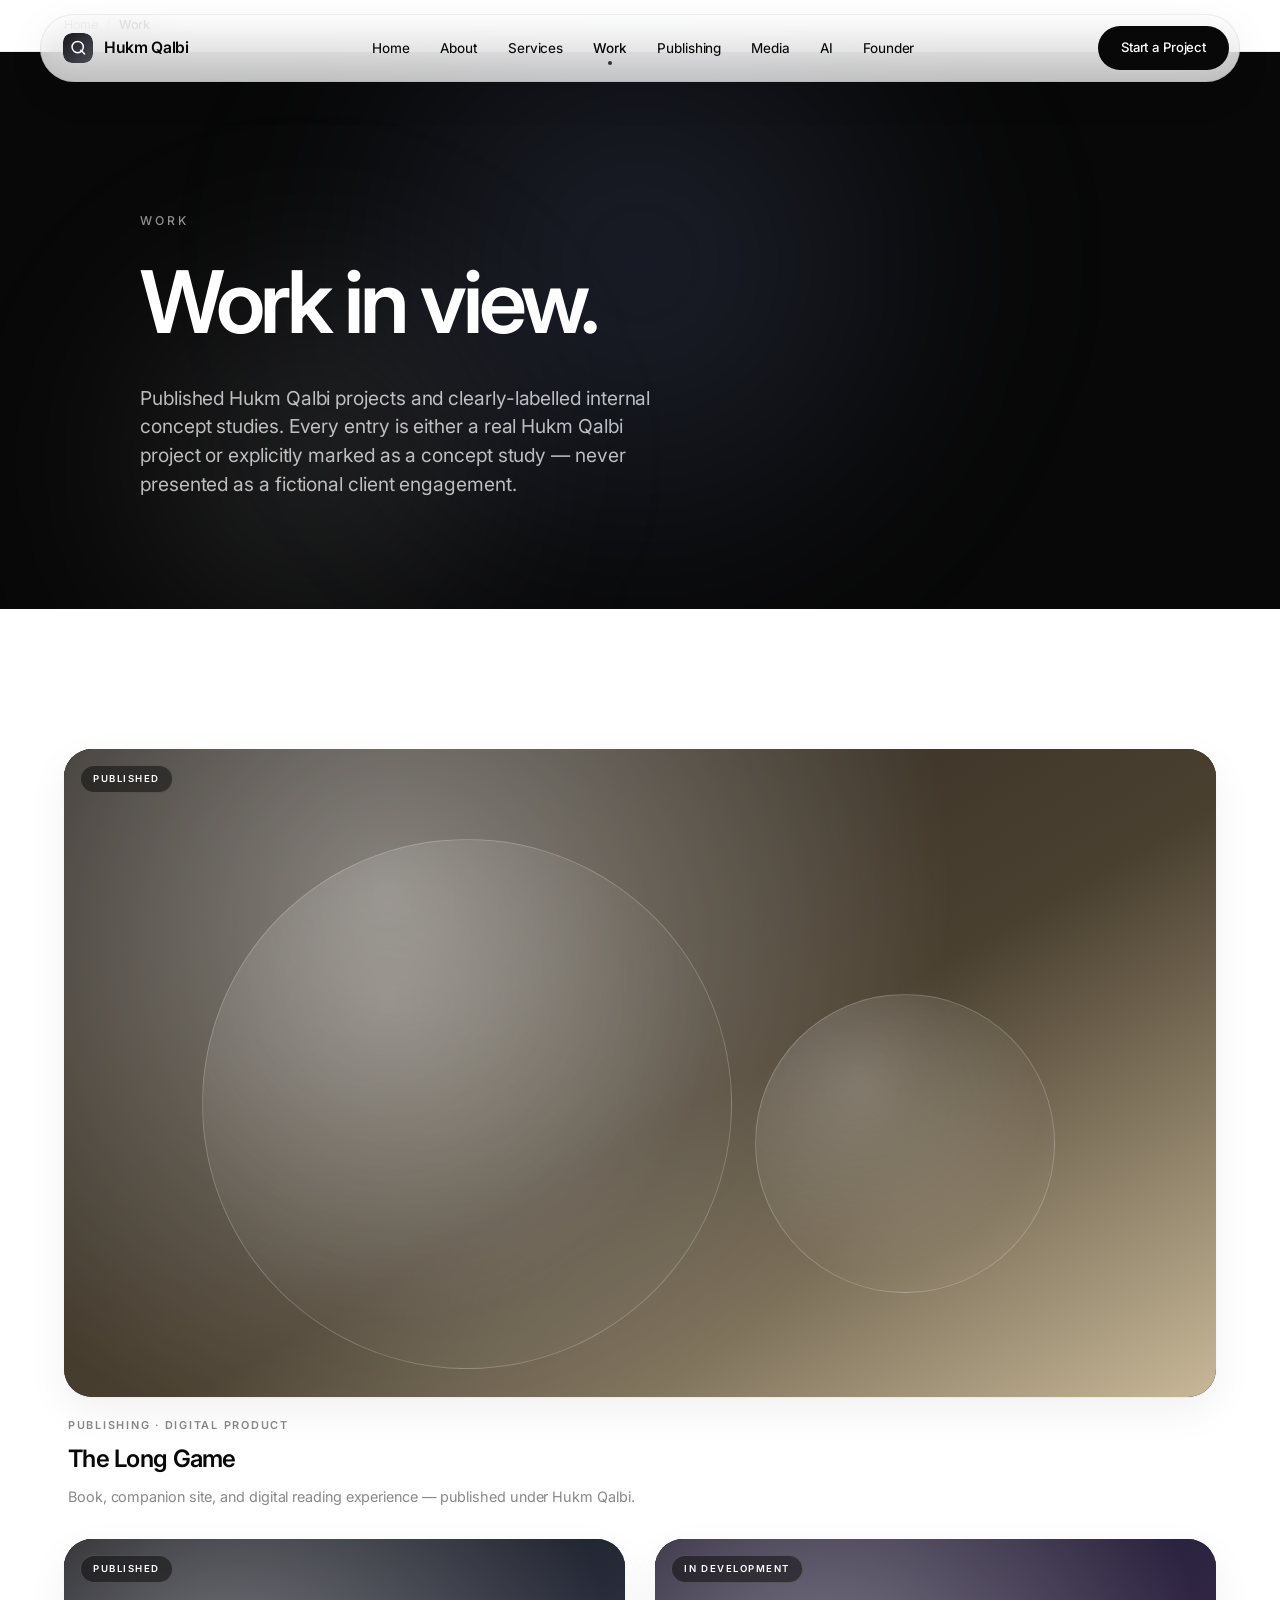
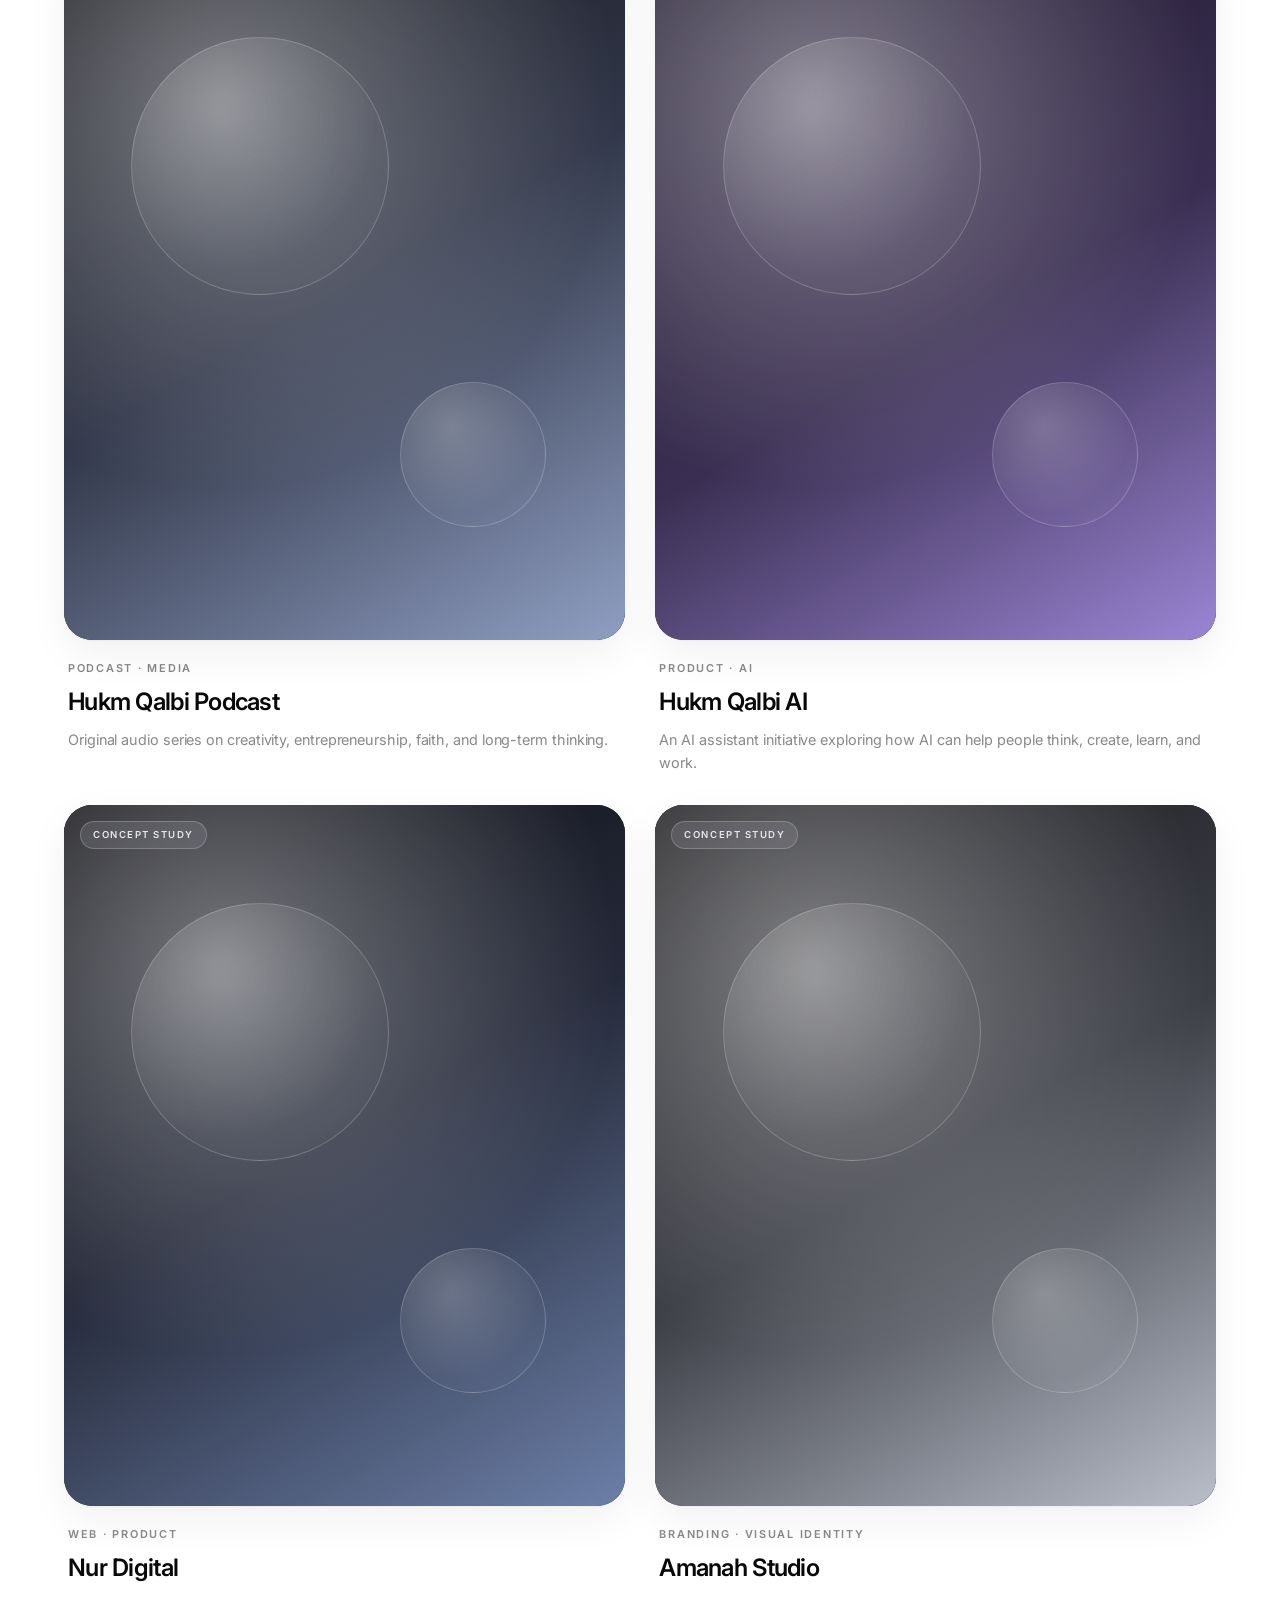
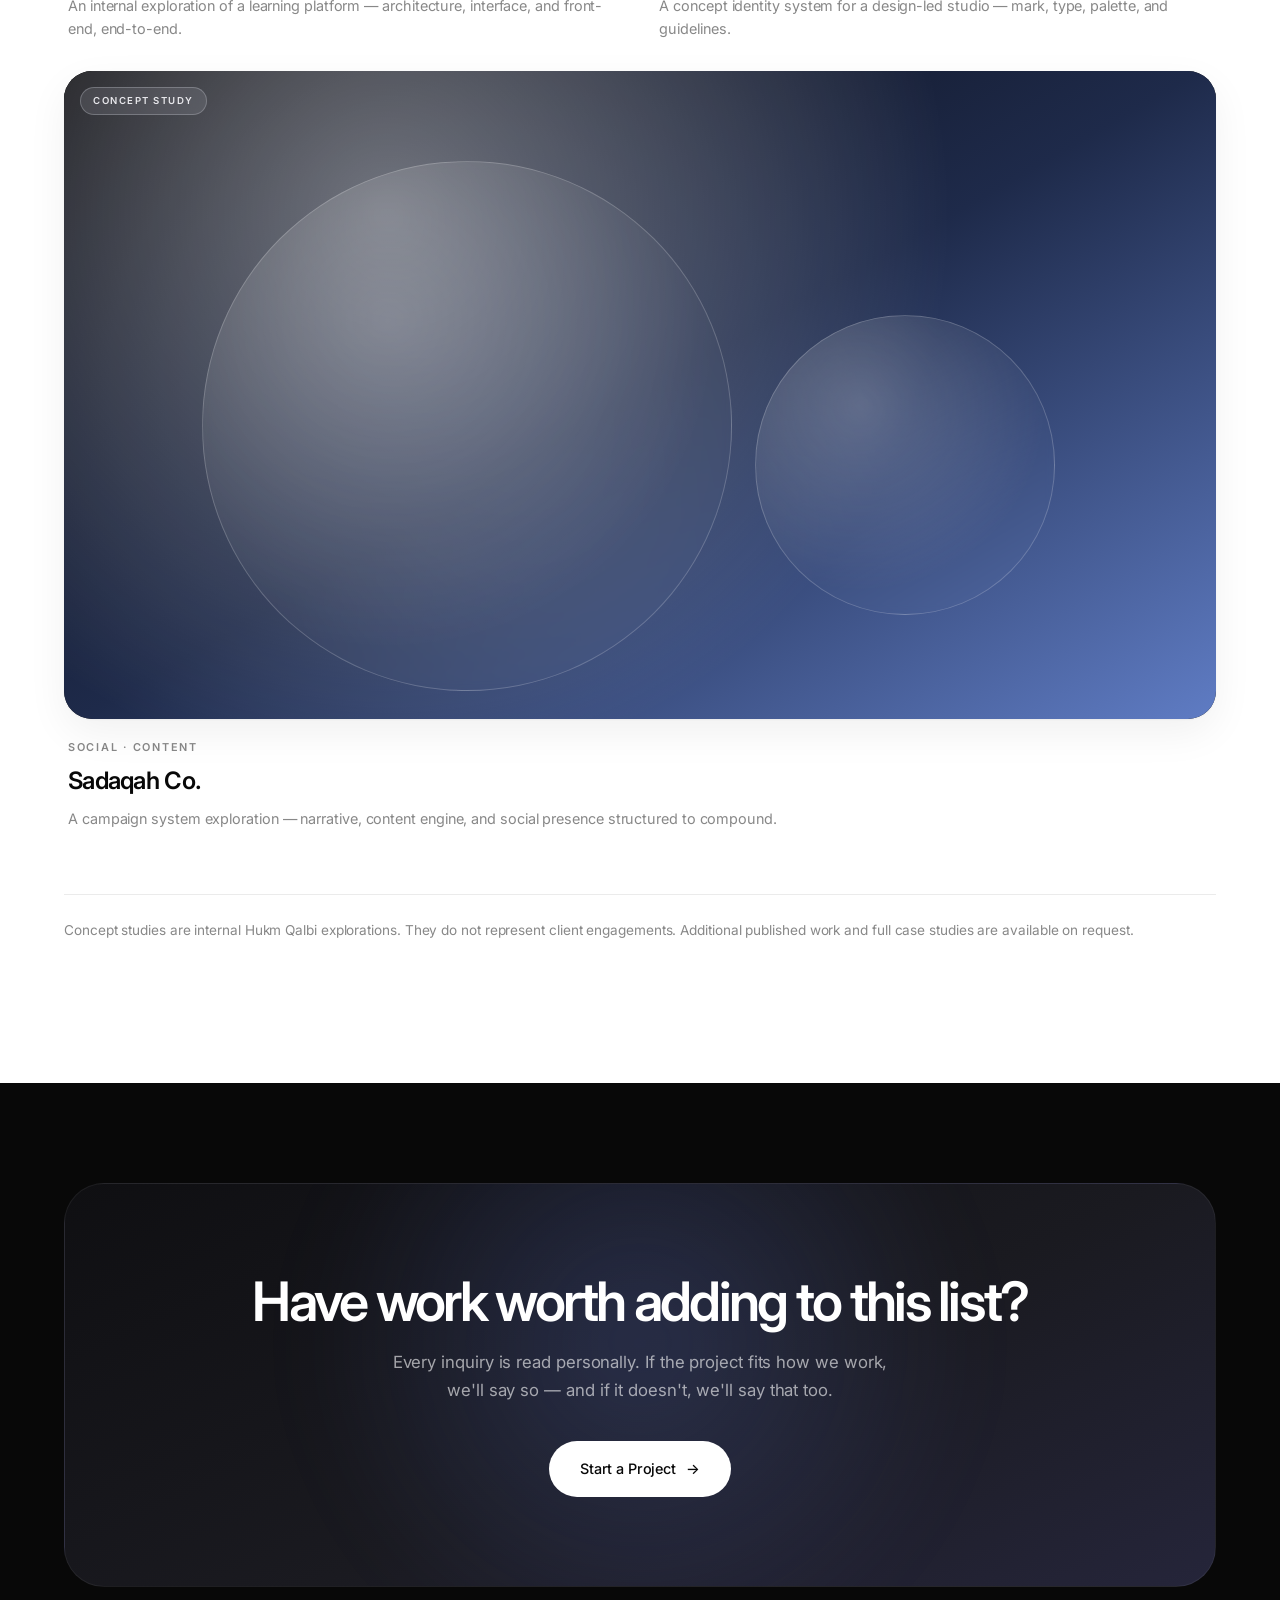
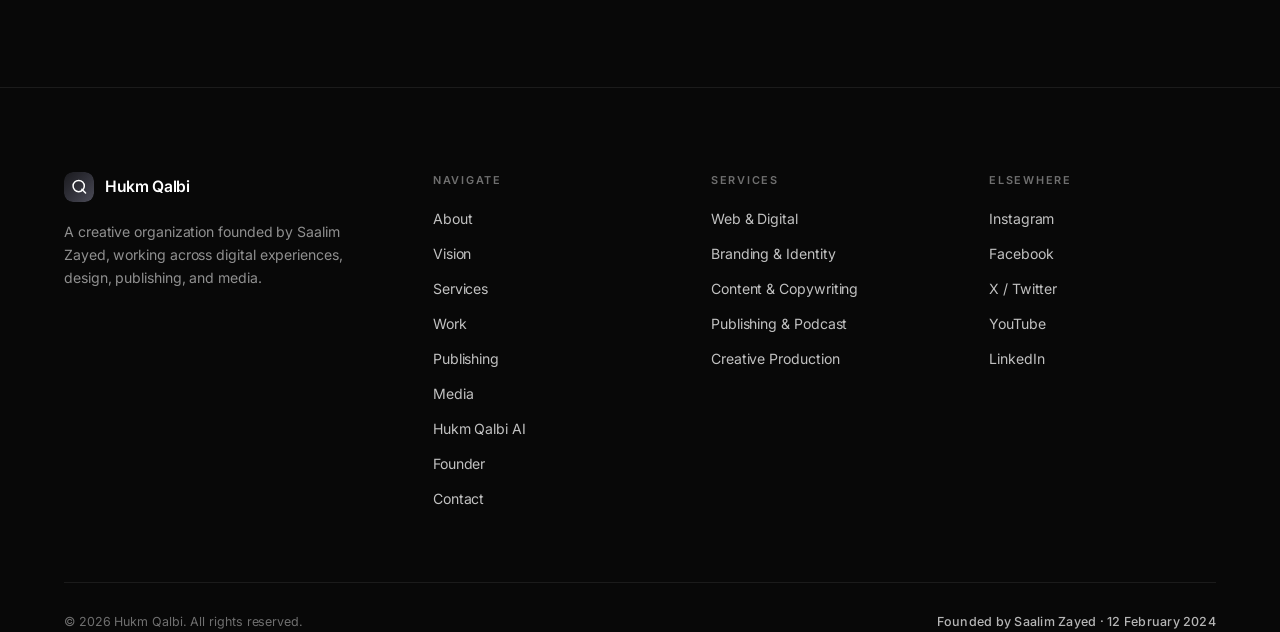
<file: work/index.html>
<!DOCTYPE html>
<html lang="en">
<head>
<meta charset="UTF-8">
<meta name="viewport" content="width=device-width, initial-scale=1, viewport-fit=cover">
<meta name="theme-color" content="#080808">
<title>Work — Hukm Qalbi</title>
<meta name="description" content="Selected Hukm Qalbi projects, publications, and labelled concept studies. No fictional client work.">
<link rel="canonical" href="https://hukmqalbi.github.io/Hukm-Qalbi/work/">
<link rel="icon" type="image/png" href="../hqfv.png">
<meta property="og:type" content="website">
<meta property="og:site_name" content="Hukm Qalbi">
<meta property="og:title" content="Work — Hukm Qalbi">
<meta property="og:description" content="Selected Hukm Qalbi projects and labelled concept studies.">
<meta property="og:url" content="https://hukmqalbi.github.io/Hukm-Qalbi/work/">
<meta property="og:image" content="https://hukmqalbi.github.io/Hukm-Qalbi/hqfv.png">
<meta name="twitter:card" content="summary_large_image">
<link rel="preconnect" href="https://fonts.googleapis.com"><link rel="preconnect" href="https://fonts.gstatic.com" crossorigin>
<link href="https://fonts.googleapis.com/css2?family=Inter:wght@300;400;500;600;700&family=Instrument+Serif:ital@0;1&display=swap" rel="stylesheet">
<link rel="stylesheet" href="../assets/styles.css">
<script type="application/ld+json">
{"@context":"https://schema.org","@graph":[
  {"@type":"Organization","@id":"https://hukmqalbi.github.io/Hukm-Qalbi/#organization","name":"Hukm Qalbi","alternateName":"حكم قلبي","url":"https://hukmqalbi.github.io/Hukm-Qalbi/","logo":"https://hukmqalbi.github.io/Hukm-Qalbi/hqfv.png","foundingDate":"2024-02-12","founder":{"@id":"https://hukmqalbi.github.io/Hukm-Qalbi/#saalim-zayed"},"description":"Hukm Qalbi is a creative organization founded by Saalim Zayed, working across digital experiences, design, publishing, and media.","sameAs":["https://instagram.com/hukmqalbi","https://facebook.com/hukmqalbi","https://x.com/hukmqalbi","https://youtube.com/@hukmqalbi","https://linkedin.com/company/hukmqalbi"]},
  {"@type":"CollectionPage","@id":"https://hukmqalbi.github.io/Hukm-Qalbi/work/#webpage","url":"https://hukmqalbi.github.io/Hukm-Qalbi/work/","name":"Work — Hukm Qalbi","inLanguage":"en","isPartOf":{"@id":"https://hukmqalbi.github.io/Hukm-Qalbi/#website"},"about":{"@id":"https://hukmqalbi.github.io/Hukm-Qalbi/#organization"}},
  {"@type":"WebSite","@id":"https://hukmqalbi.github.io/Hukm-Qalbi/#website","url":"https://hukmqalbi.github.io/Hukm-Qalbi/","name":"Hukm Qalbi","publisher":{"@id":"https://hukmqalbi.github.io/Hukm-Qalbi/#organization"}},
  {"@type":"Person","@id":"https://hukmqalbi.github.io/Hukm-Qalbi/#saalim-zayed","name":"Saalim Zayed","jobTitle":"Founder of Hukm Qalbi","url":"https://hukmqalbi.github.io/Hukm-Qalbi/founder/","worksFor":{"@id":"https://hukmqalbi.github.io/Hukm-Qalbi/#organization"}}
]}
</script>
</head>
<body>
<a class="skip" href="#main">Skip to content</a>
<svg width="0" height="0" style="position:absolute" aria-hidden="true" focusable="false"><defs><linearGradient id="hqGrad" x1="0" y1="0" x2="1" y2="1"><stop offset="0%" stop-color="#1a1a1e"/><stop offset="55%" stop-color="#33333c"/><stop offset="100%" stop-color="#4c4c58"/></linearGradient></defs><symbol id="hq-mark" viewBox="0 0 48 48"><rect width="48" height="48" rx="14" fill="url(#hqGrad)"/><circle cx="23.5" cy="22.5" r="9" fill="none" stroke="#fff" stroke-width="2.4"/><path d="M28.6 27.6 L34.5 33.5" stroke="#fff" stroke-width="2.4" stroke-linecap="round"/></symbol></svg>
<header class="nav" id="nav">
  <div class="nav-inner">
    <a class="brand" href="../" aria-label="Hukm Qalbi — home"><svg class="brand-mark" aria-hidden="true"><use href="#hq-mark"/></svg><span class="brand-text">Hukm Qalbi</span></a>
    <ul class="nav-links">
      <li><a href="../">Home</a></li><li><a href="../about/">About</a></li>
      <li class="nav-item--has-dropdown"><a href="../services/">Services</a>
        <div class="nav-dropdown" role="menu">
          <a href="../services/web-digital-experiences/">Web & Digital Experiences</a><a href="../services/graphic-design/">Graphic Design</a>
          <a href="../services/branding-visual-identity/">Branding & Visual Identity</a><a href="../services/social-media/">Social Media</a>
          <a href="../services/content-copywriting/">Content & Copywriting</a><a href="../services/digital-products/">Digital Products</a>
          <a href="../services/creative-media-production/">Creative & Media Production</a><a href="../services/publishing-podcast-projects/">Publishing & Podcast</a>
        </div></li>
      <li><a href="./" class="active">Work</a></li><li><a href="../publishing/">Publishing</a></li><li><a href="../media/">Media</a></li>
      <li><a href="../hukm-qalbi-ai/">AI</a></li><li><a href="../founder/">Founder</a></li>
    </ul>
    <div class="nav-right">
      <a href="../contact/" class="btn btn-primary btn-sm">Start a Project</a>
      <button class="menu-btn" id="menuBtn" aria-label="Open menu" aria-expanded="false" aria-controls="menuPanel"><span></span><span></span></button>
    </div>
  </div>
</header>
<div class="menu-panel" id="menuPanel" role="dialog" aria-modal="true" aria-label="Menu">
  <nav>
    <a href="../">Home</a><a href="../about/">About</a><a href="../vision/">Vision</a><a href="../services/">Services</a>
    <a href="./">Work</a><a href="../publishing/">Publishing</a><a href="../media/">Media</a>
    <a href="../hukm-qalbi-ai/">Hukm Qalbi AI</a><a href="../founder/">Founder</a><a href="../contact/">Contact</a>
  </nav>
  <div class="menu-foot"><span>Hukm Qalbi — Creative Organization</span><span>Founded by Saalim Zayed · 2024</span></div>
</div>

<main id="main">
<nav class="breadcrumbs" aria-label="Breadcrumb">
  <div class="wrap"><ol><li><a href="../">Home</a></li><li><span aria-current="page">Work</span></li></ol></div>
</nav>

<section class="hero hero--page" data-theme="dark">
  <div class="hero-ambient" aria-hidden="true"><span class="blob blob-a"></span><span class="blob blob-b"></span></div>
  <div class="hero-inner">
    <p class="eyebrow eyebrow--hero reveal">Work</p>
    <h1 class="hero-title--page display">
      <span class="mask"><span class="mask-i" style="--d:.10s">Work in view.</span></span>
    </h1>
    <p class="hero-sub--page reveal" style="--d:.3s">
      Published Hukm Qalbi projects and clearly-labelled internal concept studies. Every entry is either a real Hukm Qalbi project or explicitly marked as a concept study — never presented as a fictional client engagement.
    </p>
  </div>
</section>

<section class="section" data-theme="light">
  <div class="wrap">
    <div class="work-grid">
      <a class="project project--wide reveal" href="../publishing/">
        <div class="project-media"><div class="pm-bg pm-5"></div><span class="pm-orb a"></span><span class="pm-orb b"></span><span class="pm-tag">Published</span></div>
        <div class="project-body"><span class="project-cat">Publishing · Digital Product</span><h3 class="project-title">The Long Game</h3><p class="project-desc">Book, companion site, and digital reading experience — published under Hukm Qalbi.</p></div>
      </a>
      <a class="project reveal" href="../media/" style="--d:.06s">
        <div class="project-media"><div class="pm-bg pm-6"></div><span class="pm-orb a"></span><span class="pm-orb b"></span><span class="pm-tag">Published</span></div>
        <div class="project-body"><span class="project-cat">Podcast · Media</span><h3 class="project-title">Hukm Qalbi Podcast</h3><p class="project-desc">Original audio series on creativity, entrepreneurship, faith, and long-term thinking.</p></div>
      </a>
      <a class="project reveal" href="../hukm-qalbi-ai/" style="--d:.12s">
        <div class="project-media"><div class="pm-bg pm-7"></div><span class="pm-orb a"></span><span class="pm-orb b"></span><span class="pm-tag">In development</span></div>
        <div class="project-body"><span class="project-cat">Product · AI</span><h3 class="project-title">Hukm Qalbi AI</h3><p class="project-desc">An AI assistant initiative exploring how AI can help people think, create, learn, and work.</p></div>
      </a>
      <a class="project reveal" href="../hukm-qalbi-ai/" style="--d:.18s">
        <div class="project-media"><div class="pm-bg pm-1"></div><span class="pm-orb a"></span><span class="pm-orb b"></span><span class="pm-tag pm-tag--concept">Concept Study</span></div>
        <div class="project-body"><span class="project-cat">Web · Product</span><h3 class="project-title">Nur Digital</h3><p class="project-desc">An internal exploration of a learning platform — architecture, interface, and front-end, end-to-end.</p></div>
      </a>
      <a class="project reveal" href="../hukm-qalbi-ai/" style="--d:.24s">
        <div class="project-media"><div class="pm-bg pm-2"></div><span class="pm-orb a"></span><span class="pm-orb b"></span><span class="pm-tag pm-tag--concept">Concept Study</span></div>
        <div class="project-body"><span class="project-cat">Branding · Visual Identity</span><h3 class="project-title">Amanah Studio</h3><p class="project-desc">A concept identity system for a design-led studio — mark, type, palette, and guidelines.</p></div>
      </a>
      <a class="project project--wide reveal" href="../hukm-qalbi-ai/" style="--d:.30s">
        <div class="project-media"><div class="pm-bg pm-3"></div><span class="pm-orb a"></span><span class="pm-orb b"></span><span class="pm-tag pm-tag--concept">Concept Study</span></div>
        <div class="project-body"><span class="project-cat">Social · Content</span><h3 class="project-title">Sadaqah Co.</h3><p class="project-desc">A campaign system exploration — narrative, content engine, and social presence structured to compound.</p></div>
      </a>
    </div>
    <p class="body-text reveal" style="margin-top:clamp(40px,6vw,64px);max-width:none;padding-top:24px;border-top:1px solid var(--line-light);font-size:.85rem">
      Concept studies are internal Hukm Qalbi explorations. They do not represent client engagements. Additional published work and full case studies are available on request.
    </p>
  </div>
</section>

<section class="cta-band">
  <div class="cta-band-inner">
    <h2>Have work worth adding to this list?</h2>
    <p>Every inquiry is read personally. If the project fits how we work, we'll say so — and if it doesn't, we'll say that too.</p>
    <a href="../contact/" class="btn btn-primary">Start a Project <span class="arw">→</span></a>
  </div>
</section>
</main>

<footer class="footer">
  <div class="wrap">
    <div class="footer-top">
      <div class="footer-brand"><a class="brand" href="../"><svg class="brand-mark" aria-hidden="true"><use href="#hq-mark"/></svg><span class="brand-text">Hukm Qalbi</span></a><p>A creative organization founded by Saalim Zayed, working across digital experiences, design, publishing, and media.</p></div>
      <div class="footer-col"><h4>Navigate</h4><ul><li><a href="../about/">About</a></li><li><a href="../vision/">Vision</a></li><li><a href="../services/">Services</a></li><li><a href="./">Work</a></li><li><a href="../publishing/">Publishing</a></li><li><a href="../media/">Media</a></li><li><a href="../hukm-qalbi-ai/">Hukm Qalbi AI</a></li><li><a href="../founder/">Founder</a></li><li><a href="../contact/">Contact</a></li></ul></div>
      <div class="footer-col"><h4>Services</h4><ul><li><a href="../services/web-digital-experiences/">Web & Digital</a></li><li><a href="../services/branding-visual-identity/">Branding & Identity</a></li><li><a href="../services/content-copywriting/">Content & Copywriting</a></li><li><a href="../services/publishing-podcast-projects/">Publishing & Podcast</a></li><li><a href="../services/creative-media-production/">Creative Production</a></li></ul></div>
      <div class="footer-col"><h4>Elsewhere</h4><ul><li><a href="https://instagram.com/hukmqalbi" target="_blank" rel="noopener">Instagram</a></li><li><a href="https://facebook.com/hukmqalbi" target="_blank" rel="noopener">Facebook</a></li><li><a href="https://x.com/hukmqalbi" target="_blank" rel="noopener">X / Twitter</a></li><li><a href="https://youtube.com/@hukmqalbi" target="_blank" rel="noopener">YouTube</a></li><li><a href="https://linkedin.com/company/hukmqalbi" target="_blank" rel="noopener">LinkedIn</a></li></ul></div>
    </div>
    <div class="footer-bottom"><span>© <span data-year>2024</span> Hukm Qalbi. All rights reserved.</span><span class="footer-tag">Founded by Saalim Zayed · 12 February 2024</span></div>
  </div>
</footer>
<script src="../assets/main.js" defer></script>
</body>
</html>
</file>
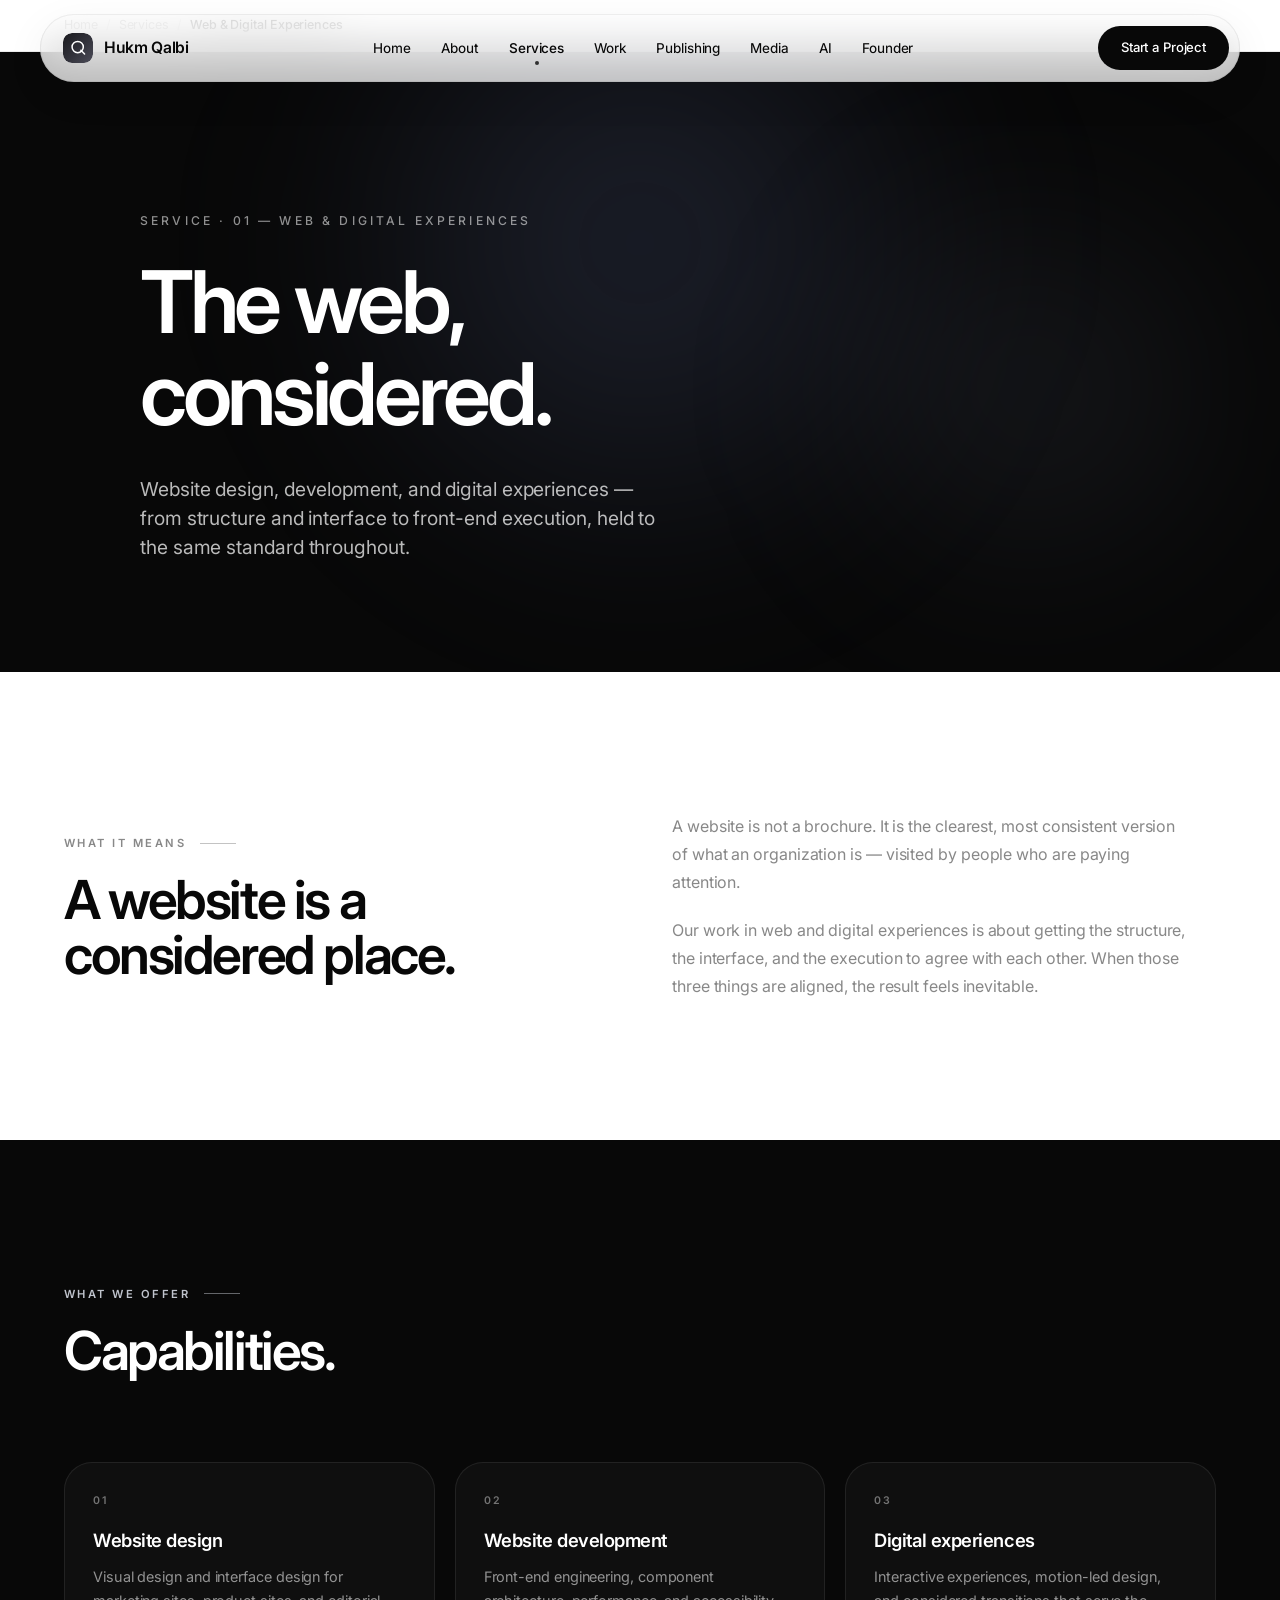
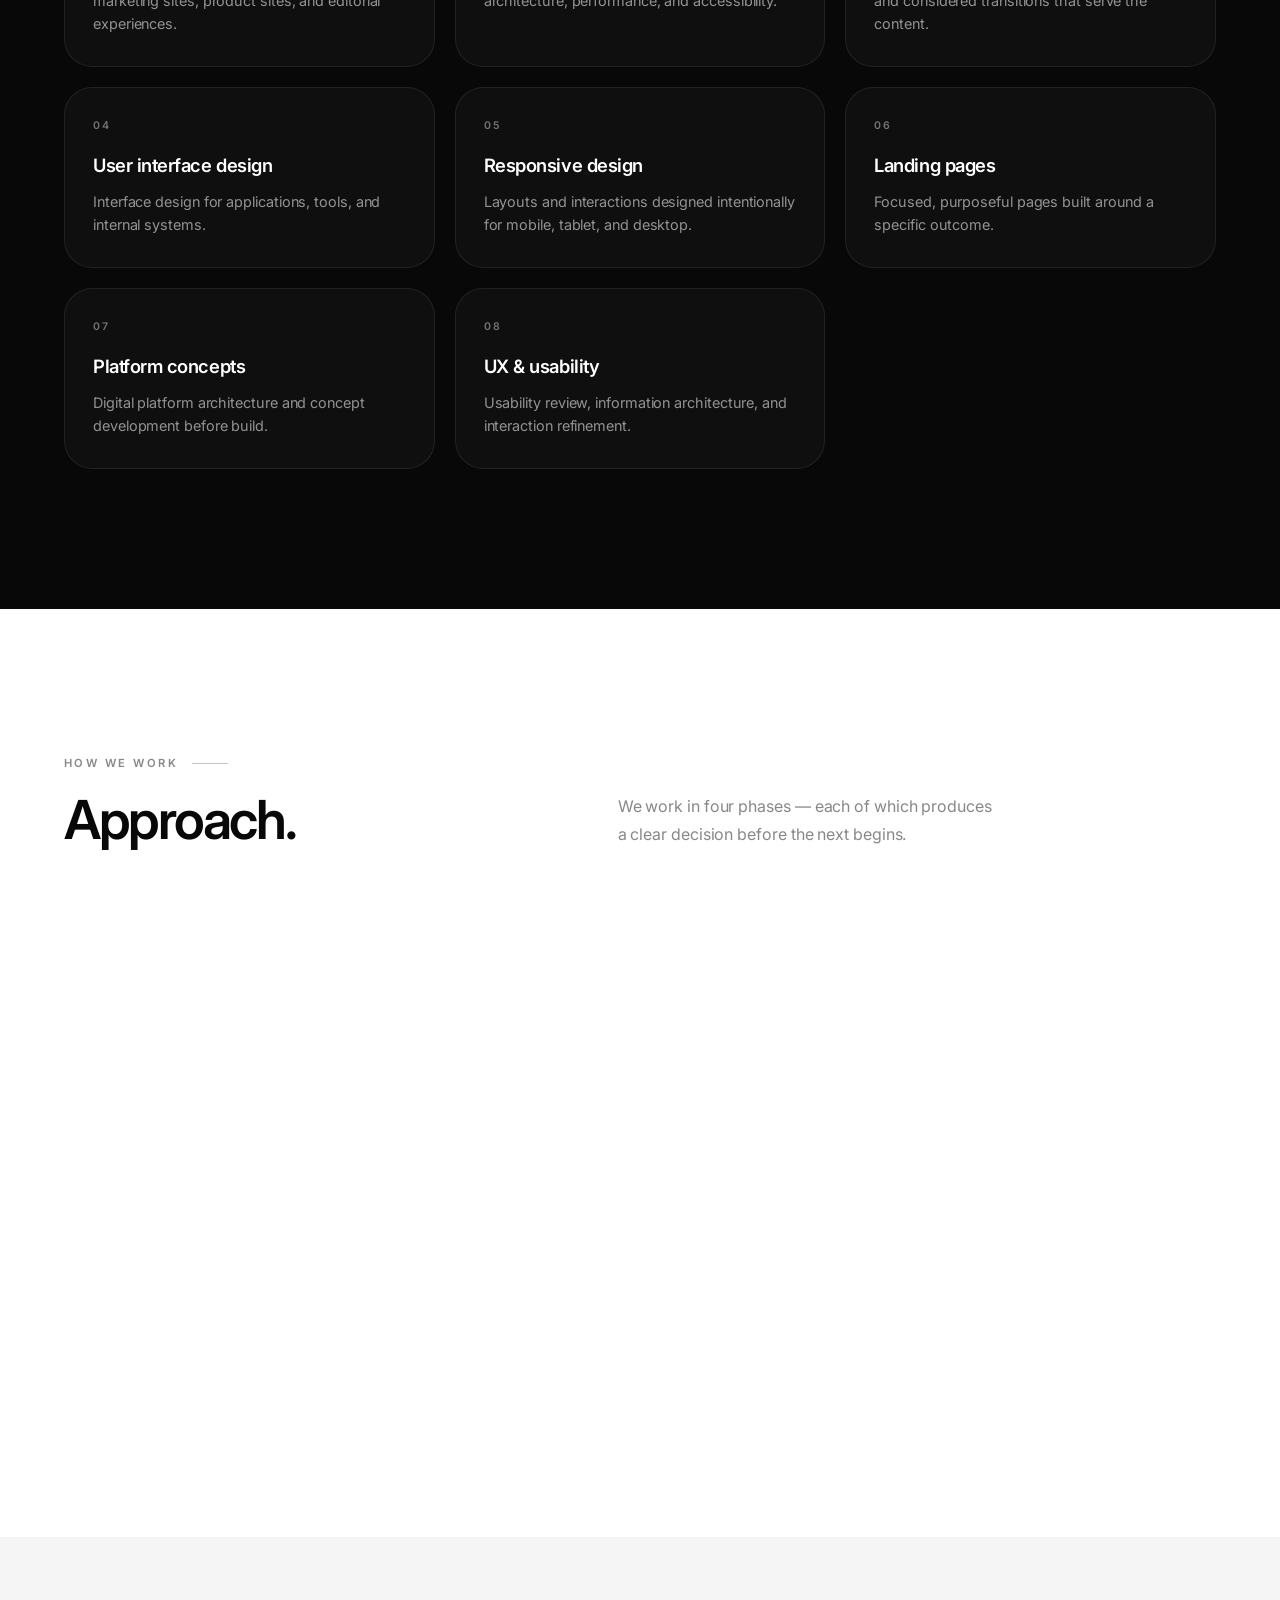
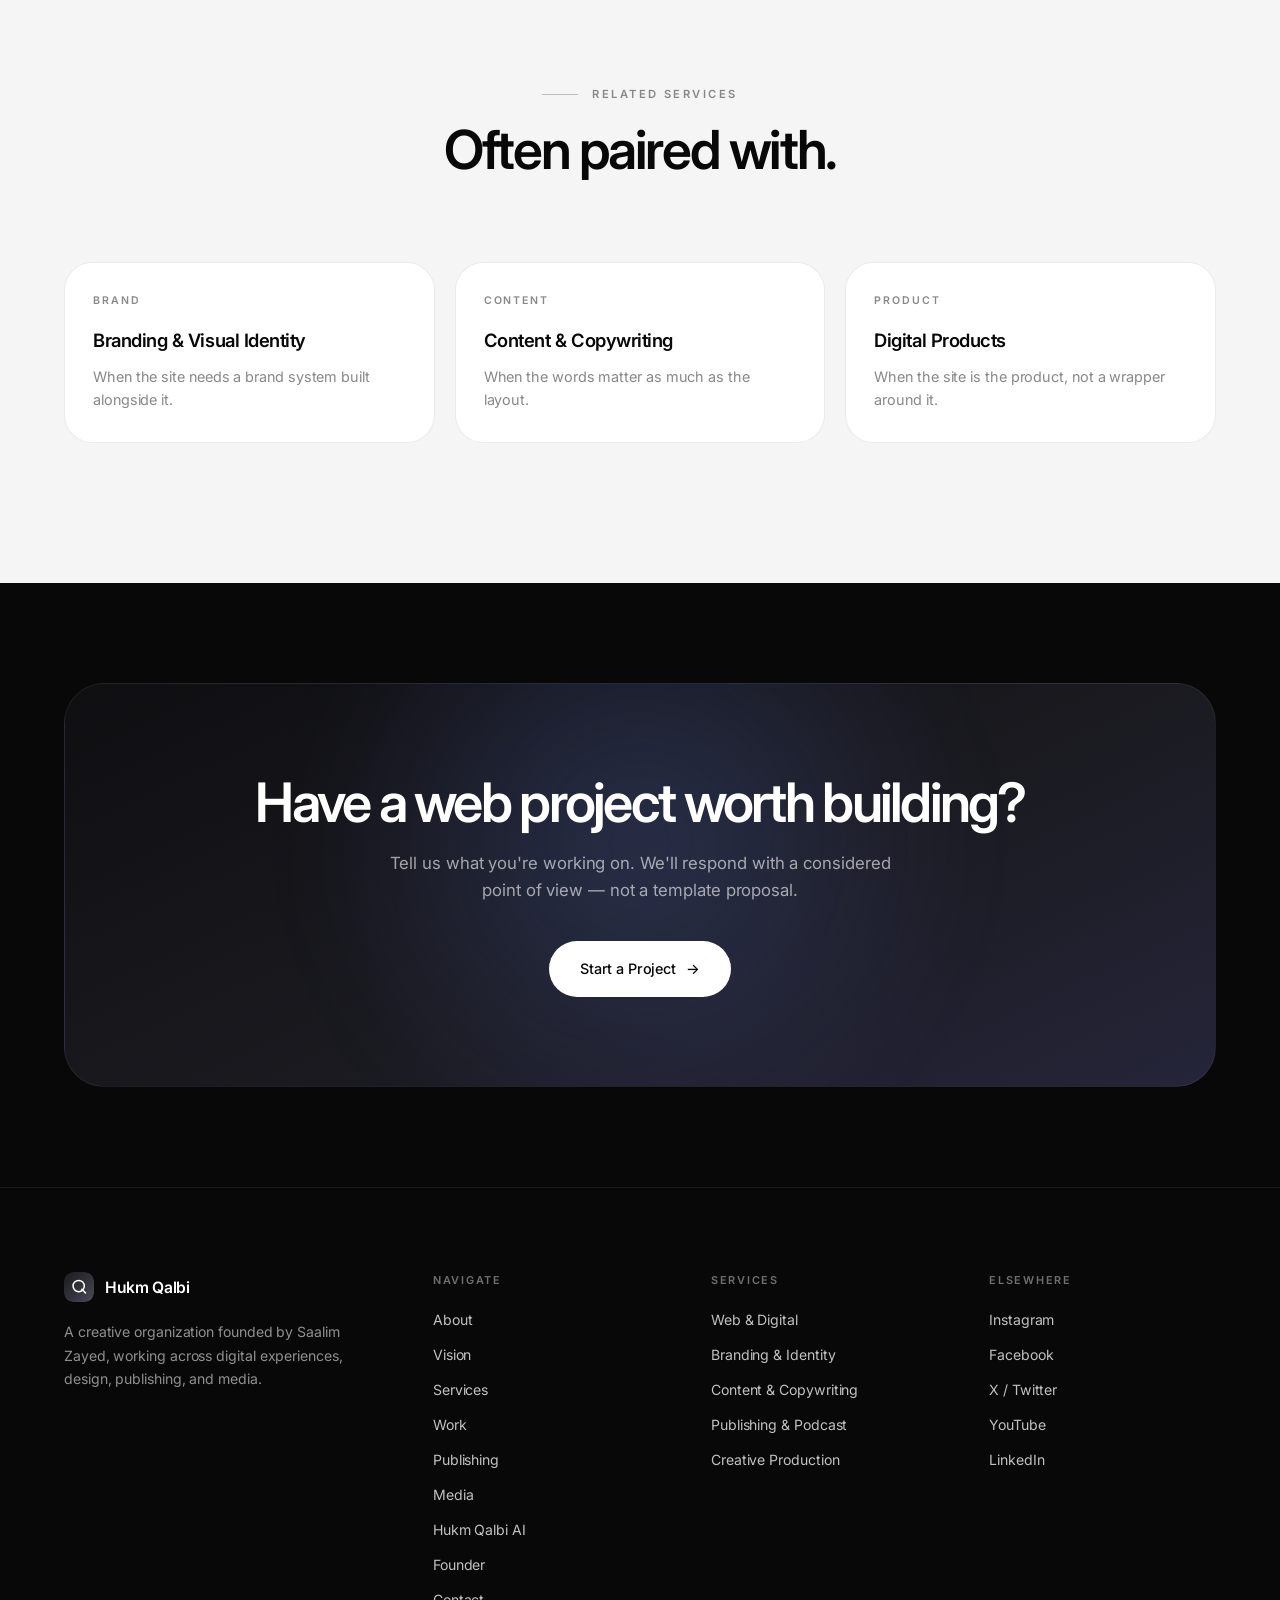
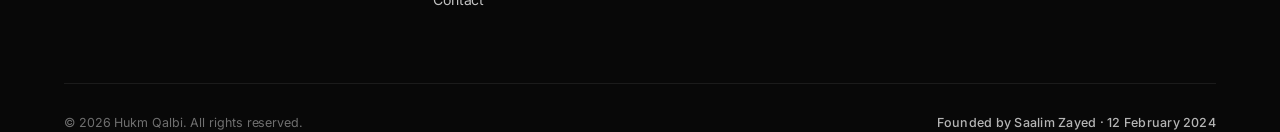
<file: services/web-digital-experiences/index.html>
<!DOCTYPE html>
<html lang="en">
<head>
<meta charset="UTF-8">
<meta name="viewport" content="width=device-width, initial-scale=1, viewport-fit=cover">
<meta name="theme-color" content="#080808">
<title>Web & Digital Experiences — Hukm Qalbi</title>
<meta name="description" content="Website design, development, and digital experiences built by Hukm Qalbi — from structure and interface to front-end execution.">
<link rel="canonical" href="https://hukmqalbi.github.io/Hukm-Qalbi/services/web-digital-experiences/">
<link rel="icon" type="image/png" href="../../hqfv.png">
<meta property="og:type" content="website">
<meta property="og:site_name" content="Hukm Qalbi">
<meta property="og:title" content="Web & Digital Experiences — Hukm Qalbi">
<meta property="og:description" content="Website design, development, and digital experiences built by Hukm Qalbi.">
<meta property="og:url" content="https://hukmqalbi.github.io/Hukm-Qalbi/services/web-digital-experiences/">
<meta property="og:image" content="https://hukmqalbi.github.io/Hukm-Qalbi/hqfv.png">
<meta name="twitter:card" content="summary_large_image">
<link rel="preconnect" href="https://fonts.googleapis.com"><link rel="preconnect" href="https://fonts.gstatic.com" crossorigin>
<link href="https://fonts.googleapis.com/css2?family=Inter:wght@300;400;500;600;700&family=Instrument+Serif:ital@0;1&display=swap" rel="stylesheet">
<link rel="stylesheet" href="../../assets/styles.css">
<script type="application/ld+json">
{"@context":"https://schema.org","@graph":[
  {"@type":"Organization","@id":"https://hukmqalbi.github.io/Hukm-Qalbi/#organization","name":"Hukm Qalbi","alternateName":"حكم قلبي","url":"https://hukmqalbi.github.io/Hukm-Qalbi/","logo":"https://hukmqalbi.github.io/Hukm-Qalbi/hqfv.png","foundingDate":"2024-02-12","founder":{"@id":"https://hukmqalbi.github.io/Hukm-Qalbi/#saalim-zayed"},"description":"Hukm Qalbi is a creative organization founded by Saalim Zayed, working across digital experiences, design, publishing, and media.","sameAs":["https://instagram.com/hukmqalbi","https://facebook.com/hukmqalbi","https://x.com/hukmqalbi","https://youtube.com/@hukmqalbi","https://linkedin.com/company/hukmqalbi"]},
  {"@type":"Service","@id":"https://hukmqalbi.github.io/Hukm-Qalbi/services/web-digital-experiences/#service","name":"Web & Digital Experiences","serviceType":"Web Design & Development","description":"Website design, development, and digital experiences built by Hukm Qalbi — from structure and interface to front-end execution.","provider":{"@id":"https://hukmqalbi.github.io/Hukm-Qalbi/#organization"},"areaServed":"Worldwide","url":"https://hukmqalbi.github.io/Hukm-Qalbi/services/web-digital-experiences/"},
  {"@type":"WebPage","@id":"https://hukmqalbi.github.io/Hukm-Qalbi/services/web-digital-experiences/#webpage","url":"https://hukmqalbi.github.io/Hukm-Qalbi/services/web-digital-experiences/","name":"Web & Digital Experiences — Hukm Qalbi","inLanguage":"en","isPartOf":{"@id":"https://hukmqalbi.github.io/Hukm-Qalbi/#website"},"about":{"@id":"https://hukmqalbi.github.io/Hukm-Qalbi/services/web-digital-experiences/#service"},"mainEntity":{"@id":"https://hukmqalbi.github.io/Hukm-Qalbi/services/web-digital-experiences/#service"}},
  {"@type":"WebSite","@id":"https://hukmqalbi.github.io/Hukm-Qalbi/#website","url":"https://hukmqalbi.github.io/Hukm-Qalbi/","name":"Hukm Qalbi","publisher":{"@id":"https://hukmqalbi.github.io/Hukm-Qalbi/#organization"}},
  {"@type":"Person","@id":"https://hukmqalbi.github.io/Hukm-Qalbi/#saalim-zayed","name":"Saalim Zayed","jobTitle":"Founder of Hukm Qalbi","url":"https://hukmqalbi.github.io/Hukm-Qalbi/founder/","worksFor":{"@id":"https://hukmqalbi.github.io/Hukm-Qalbi/#organization"}}
]}
</script>
</head>
<body>
<a class="skip" href="#main">Skip to content</a>
<svg width="0" height="0" style="position:absolute" aria-hidden="true" focusable="false"><defs><linearGradient id="hqGrad" x1="0" y1="0" x2="1" y2="1"><stop offset="0%" stop-color="#1a1a1e"/><stop offset="55%" stop-color="#33333c"/><stop offset="100%" stop-color="#4c4c58"/></linearGradient></defs><symbol id="hq-mark" viewBox="0 0 48 48"><rect width="48" height="48" rx="14" fill="url(#hqGrad)"/><circle cx="23.5" cy="22.5" r="9" fill="none" stroke="#fff" stroke-width="2.4"/><path d="M28.6 27.6 L34.5 33.5" stroke="#fff" stroke-width="2.4" stroke-linecap="round"/></symbol></svg>

<header class="nav" id="nav">
  <div class="nav-inner">
    <a class="brand" href="../../" aria-label="Hukm Qalbi — home"><svg class="brand-mark" aria-hidden="true"><use href="#hq-mark"/></svg><span class="brand-text">Hukm Qalbi</span></a>
    <ul class="nav-links">
      <li><a href="../../">Home</a></li><li><a href="../../about/">About</a></li>
      <li class="nav-item--has-dropdown"><a href="../" class="active">Services</a>
        <div class="nav-dropdown" role="menu">
          <a href="./">Web & Digital Experiences</a><a href="../graphic-design/">Graphic Design</a>
          <a href="../branding-visual-identity/">Branding & Visual Identity</a><a href="../social-media/">Social Media</a>
          <a href="../content-copywriting/">Content & Copywriting</a><a href="../digital-products/">Digital Products</a>
          <a href="../creative-media-production/">Creative & Media Production</a><a href="../publishing-podcast-projects/">Publishing & Podcast</a>
        </div></li>
      <li><a href="../../work/">Work</a></li><li><a href="../../publishing/">Publishing</a></li><li><a href="../../media/">Media</a></li>
      <li><a href="../../hukm-qalbi-ai/">AI</a></li><li><a href="../../founder/">Founder</a></li>
    </ul>
    <div class="nav-right">
      <a href="../../contact/" class="btn btn-primary btn-sm">Start a Project</a>
      <button class="menu-btn" id="menuBtn" aria-label="Open menu" aria-expanded="false" aria-controls="menuPanel"><span></span><span></span></button>
    </div>
  </div>
</header>
<div class="menu-panel" id="menuPanel" role="dialog" aria-modal="true" aria-label="Menu">
  <nav>
    <a href="../../">Home</a><a href="../../about/">About</a><a href="../../vision/">Vision</a><a href="../">Services</a>
    <a href="../../work/">Work</a><a href="../../publishing/">Publishing</a><a href="../../media/">Media</a>
    <a href="../../hukm-qalbi-ai/">Hukm Qalbi AI</a><a href="../../founder/">Founder</a><a href="../../contact/">Contact</a>
  </nav>
  <div class="menu-foot"><span>Hukm Qalbi — Creative Organization</span><span>Founded by Saalim Zayed · 2024</span></div>
</div>

<main id="main">
<nav class="breadcrumbs" aria-label="Breadcrumb">
  <div class="wrap"><ol><li><a href="../../">Home</a></li><li><a href="../">Services</a></li><li><span aria-current="page">Web & Digital Experiences</span></li></ol></div>
</nav>

<section class="hero hero--page" data-theme="dark">
  <div class="hero-ambient" aria-hidden="true"><span class="blob blob-a"></span><span class="blob blob-c"></span></div>
  <div class="hero-inner">
    <p class="eyebrow eyebrow--hero reveal">Service · 01 — Web & Digital Experiences</p>
    <h1 class="hero-title--page display">
      <span class="mask"><span class="mask-i" style="--d:.10s">The web,</span></span>
      <span class="mask"><span class="mask-i" style="--d:.20s">considered.</span></span>
    </h1>
    <p class="hero-sub--page reveal" style="--d:.4s">
      Website design, development, and digital experiences — from structure and interface to front-end execution, held to the same standard throughout.
    </p>
  </div>
</section>

<section class="section" data-theme="light">
  <div class="wrap">
    <div class="split">
      <div class="reveal">
        <p class="label">What it means</p>
        <h2 class="display display--md" style="margin-top:20px">A website is a considered place.</h2>
      </div>
      <div class="reveal" style="--d:.1s">
        <p class="body-text">A website is not a brochure. It is the clearest, most consistent version of what an organization is — visited by people who are paying attention.</p>
        <p class="body-text" style="margin-top:20px">Our work in web and digital experiences is about getting the structure, the interface, and the execution to agree with each other. When those three things are aligned, the result feels inevitable.</p>
      </div>
    </div>
  </div>
</section>

<section class="section section--dark" data-theme="dark">
  <div class="wrap">
    <div class="sec-head">
      <div>
        <p class="label reveal">What we offer</p>
        <h2 class="display display--md reveal" style="--d:.08s;margin-top:20px">Capabilities.</h2>
      </div>
    </div>
    <div class="card-grid">
      <div class="card reveal"><div class="card-idx">01</div><h3>Website design</h3><p>Visual design and interface design for marketing sites, product sites, and editorial experiences.</p></div>
      <div class="card reveal" style="--d:.06s"><div class="card-idx">02</div><h3>Website development</h3><p>Front-end engineering, component architecture, performance, and accessibility.</p></div>
      <div class="card reveal" style="--d:.12s"><div class="card-idx">03</div><h3>Digital experiences</h3><p>Interactive experiences, motion-led design, and considered transitions that serve the content.</p></div>
      <div class="card reveal" style="--d:.18s"><div class="card-idx">04</div><h3>User interface design</h3><p>Interface design for applications, tools, and internal systems.</p></div>
      <div class="card reveal" style="--d:.24s"><div class="card-idx">05</div><h3>Responsive design</h3><p>Layouts and interactions designed intentionally for mobile, tablet, and desktop.</p></div>
      <div class="card reveal" style="--d:.30s"><div class="card-idx">06</div><h3>Landing pages</h3><p>Focused, purposeful pages built around a specific outcome.</p></div>
      <div class="card reveal" style="--d:.36s"><div class="card-idx">07</div><h3>Platform concepts</h3><p>Digital platform architecture and concept development before build.</p></div>
      <div class="card reveal" style="--d:.42s"><div class="card-idx">08</div><h3>UX & usability</h3><p>Usability review, information architecture, and interaction refinement.</p></div>
    </div>
  </div>
</section>

<section class="section" data-theme="light">
  <div class="wrap">
    <div class="sec-head">
      <div>
        <p class="label reveal">How we work</p>
        <h2 class="display display--md reveal" style="--d:.08s;margin-top:20px">Approach.</h2>
      </div>
      <p class="body-text reveal" style="--d:.16s">We work in four phases — each of which produces a clear decision before the next begins.</p>
    </div>
    <div class="timeline-list">
      <div class="tl-item reveal"><div class="tl-date">01</div><div class="tl-title">Structure</div><div class="tl-desc">Before visual design begins, we define what the site needs to do, who it serves, and what must be true when it is finished.</div></div>
      <div class="tl-item reveal" style="--d:.08s"><div class="tl-date">02</div><div class="tl-title">Interface</div><div class="tl-desc">Design is done in the medium where it will live — typography, hierarchy, and interaction designed together, not sequentially.</div></div>
      <div class="tl-item reveal" style="--d:.16s"><div class="tl-date">03</div><div class="tl-title">Build</div><div class="tl-desc">Front-end engineering that keeps the design intact — accessible, performant, responsive, and maintainable.</div></div>
      <div class="tl-item reveal" style="--d:.24s"><div class="tl-date">04</div><div class="tl-title">Refine</div><div class="tl-desc">A final pass against real devices, real content, and real user behavior.</div></div>
    </div>
  </div>
</section>

<section class="section section--soft" data-theme="light">
  <div class="wrap">
    <div class="sec-head sec-head--center">
      <div>
        <p class="label reveal">Related services</p>
        <h2 class="display display--md reveal" style="--d:.08s;margin-top:20px">Often paired with.</h2>
      </div>
    </div>
    <div class="card-grid">
      <a class="card reveal" href="../branding-visual-identity/" style="text-decoration:none;color:inherit"><div class="card-idx">Brand</div><h3>Branding & Visual Identity</h3><p>When the site needs a brand system built alongside it.</p></a>
      <a class="card reveal" href="../content-copywriting/" style="text-decoration:none;color:inherit;--d:.06s"><div class="card-idx">Content</div><h3>Content & Copywriting</h3><p>When the words matter as much as the layout.</p></a>
      <a class="card reveal" href="../digital-products/" style="text-decoration:none;color:inherit;--d:.12s"><div class="card-idx">Product</div><h3>Digital Products</h3><p>When the site is the product, not a wrapper around it.</p></a>
    </div>
  </div>
</section>

<section class="cta-band">
  <div class="cta-band-inner">
    <h2>Have a web project worth building?</h2>
    <p>Tell us what you're working on. We'll respond with a considered point of view — not a template proposal.</p>
    <a href="../../contact/" class="btn btn-primary">Start a Project <span class="arw">→</span></a>
  </div>
</section>
</main>

<footer class="footer">
  <div class="wrap">
    <div class="footer-top">
      <div class="footer-brand"><a class="brand" href="../../"><svg class="brand-mark" aria-hidden="true"><use href="#hq-mark"/></svg><span class="brand-text">Hukm Qalbi</span></a><p>A creative organization founded by Saalim Zayed, working across digital experiences, design, publishing, and media.</p></div>
      <div class="footer-col"><h4>Navigate</h4><ul><li><a href="../../about/">About</a></li><li><a href="../../vision/">Vision</a></li><li><a href="../">Services</a></li><li><a href="../../work/">Work</a></li><li><a href="../../publishing/">Publishing</a></li><li><a href="../../media/">Media</a></li><li><a href="../../hukm-qalbi-ai/">Hukm Qalbi AI</a></li><li><a href="../../founder/">Founder</a></li><li><a href="../../contact/">Contact</a></li></ul></div>
      <div class="footer-col"><h4>Services</h4><ul><li><a href="./">Web & Digital</a></li><li><a href="../branding-visual-identity/">Branding & Identity</a></li><li><a href="../content-copywriting/">Content & Copywriting</a></li><li><a href="../publishing-podcast-projects/">Publishing & Podcast</a></li><li><a href="../creative-media-production/">Creative Production</a></li></ul></div>
      <div class="footer-col"><h4>Elsewhere</h4><ul><li><a href="https://instagram.com/hukmqalbi" target="_blank" rel="noopener">Instagram</a></li><li><a href="https://facebook.com/hukmqalbi" target="_blank" rel="noopener">Facebook</a></li><li><a href="https://x.com/hukmqalbi" target="_blank" rel="noopener">X / Twitter</a></li><li><a href="https://youtube.com/@hukmqalbi" target="_blank" rel="noopener">YouTube</a></li><li><a href="https://linkedin.com/company/hukmqalbi" target="_blank" rel="noopener">LinkedIn</a></li></ul></div>
    </div>
    <div class="footer-bottom"><span>© <span data-year>2024</span> Hukm Qalbi. All rights reserved.</span><span class="footer-tag">Founded by Saalim Zayed · 12 February 2024</span></div>
  </div>
</footer>
<script src="../../assets/main.js" defer></script>
</body>
</html>
</file>
<file: assets/styles.css>
/* ============================================================
   HUKM QALBI — Shared Design System
   ============================================================ */
:root{
  --black:#080808;--rich-black:#101010;--charcoal:#171717;
  --white:#fff;--soft-white:#f5f5f5;--silver:#bfc3cc;--muted:#888;
  --line-dark:rgba(255,255,255,.09);--line-light:rgba(8,8,8,.08);
  --font-sans:'Inter',-apple-system,BlinkMacSystemFont,'Segoe UI',Roboto,sans-serif;
  --font-serif:'Instrument Serif',Georgia,serif;
  --pad:clamp(20px,5vw,64px);--max:1280px;--nav-h:68px;
  --r-sm:12px;--r-md:20px;--r-lg:28px;--r-xl:40px;
  --ease:cubic-bezier(.22,.61,.36,1);
  --ease-out:cubic-bezier(.16,1,.3,1);
  --ease-soft:cubic-bezier(.4,0,.2,1);
}
*,*::before,*::after{box-sizing:border-box}
html{-webkit-text-size-adjust:100%;scroll-behavior:smooth;scroll-padding-top:96px}
body{margin:0;font-family:var(--font-sans);background:var(--white);color:var(--black);
  line-height:1.5;font-size:16px;letter-spacing:-.005em;
  -webkit-font-smoothing:antialiased;-moz-osx-font-smoothing:grayscale;overflow-x:hidden}
body.locked{overflow:hidden}
img,svg{display:block;max-width:100%}
a{color:inherit;text-decoration:none}
button{font:inherit;color:inherit;background:none;border:none;cursor:pointer}
h1,h2,h3,h4,p{margin:0}
ul,ol{margin:0;padding:0;list-style:none}
::selection{background:rgba(191,195,204,.35)}
:focus-visible{outline:2px solid var(--silver);outline-offset:3px;border-radius:6px}
.skip{position:fixed;top:-100px;left:20px;z-index:10000;background:var(--black);color:#fff;
  padding:12px 20px;border-radius:99px;font-size:.85rem;transition:top .3s var(--ease)}
.skip:focus{top:20px}

/* Layout */
.wrap{width:100%;max-width:var(--max);margin-inline:auto;padding-inline:var(--pad)}
.wrap--narrow{max-width:820px}
.section{position:relative;padding-block:clamp(80px,11vw,140px)}
.section--dark{background:var(--black);color:#fff}
.section--soft{background:var(--soft-white)}

/* Typography */
.display{font-size:clamp(2.2rem,5.6vw,4.6rem);font-weight:600;line-height:1.02;
  letter-spacing:-.045em;color:inherit}
.display--md{font-size:clamp(1.9rem,4.2vw,3.4rem)}
.lead{font-size:clamp(1.05rem,1.8vw,1.4rem);line-height:1.45;
  letter-spacing:-.02em;color:inherit;font-weight:400}
.body-text{font-size:1rem;line-height:1.75;color:var(--muted);max-width:52ch}
.section--dark .body-text{color:rgba(255,255,255,.62)}
.eyebrow{font-size:.7rem;font-weight:600;letter-spacing:.22em;text-transform:uppercase;
  color:var(--muted)}
.section--dark .eyebrow{color:var(--silver)}
.label{font-size:.7rem;font-weight:600;letter-spacing:.22em;text-transform:uppercase;
  color:var(--muted);display:inline-flex;align-items:center;gap:14px}
.label::after{content:'';height:1px;width:36px;background:currentColor;opacity:.5}
.section--dark .label{color:var(--silver)}
.serif{font-family:var(--font-serif);font-style:italic;font-weight:400;
  letter-spacing:-.015em;line-height:1.35}

/* Reveal */
.reveal{opacity:0;transform:translateY(28px);
  transition:opacity .95s var(--ease-out),transform .95s var(--ease-out);
  transition-delay:var(--d,0s)}
.reveal.in{opacity:1;transform:none}
.mask{display:block;overflow:hidden;padding-bottom:.08em}
.mask-i{display:block;transform:translateY(112%);
  transition:transform 1.15s var(--ease-out);transition-delay:var(--d,0s)}
.mask.in>.mask-i{transform:none}

/* Buttons */
.btn{display:inline-flex;align-items:center;justify-content:center;gap:10px;
  padding:16px 30px;border-radius:99px;font-size:.9rem;font-weight:500;
  letter-spacing:-.01em;border:1px solid transparent;cursor:pointer;white-space:nowrap;
  transition:transform .45s var(--ease),background .35s var(--ease-soft),
    color .35s var(--ease-soft),border-color .35s var(--ease-soft),
    box-shadow .45s var(--ease);will-change:transform;min-height:46px}
.btn-primary{background:var(--black);color:#fff}
.btn-primary:hover{background:#242424;box-shadow:0 12px 40px rgba(8,8,8,.24)}
.btn-light{background:#fff;color:var(--black)}
.btn-light:hover{background:#e5e5e5}
.btn-ghost{background:transparent;color:inherit;border-color:rgba(255,255,255,.22)}
.btn-ghost:hover{background:rgba(255,255,255,.08);border-color:rgba(255,255,255,.4)}
.btn-ghost-dark{background:transparent;color:var(--black);border-color:rgba(8,8,8,.18)}
.btn-ghost-dark:hover{background:rgba(8,8,8,.04);border-color:rgba(8,8,8,.32)}
.btn-sm{padding:11px 22px;font-size:.82rem;min-height:40px}
.btn .arw{transition:transform .45s var(--ease)}
.btn:hover .arw{transform:translateX(4px)}

/* Nav */
.nav{position:fixed;top:calc(14px + env(safe-area-inset-top,0px));left:0;right:0;
  z-index:900;display:flex;justify-content:center;padding-inline:16px;pointer-events:none}
.nav-inner{pointer-events:auto;width:100%;max-width:1200px;height:var(--nav-h);
  display:flex;align-items:center;justify-content:space-between;gap:20px;
  padding:0 10px 0 22px;border-radius:99px;
  border:1px solid rgba(8,8,8,.06);background:rgba(255,255,255,.72);
  -webkit-backdrop-filter:saturate(180%) blur(24px);
  backdrop-filter:saturate(180%) blur(24px);
  box-shadow:0 1px 2px rgba(0,0,0,.03),0 12px 44px rgba(0,0,0,.06);
  transition:background .5s var(--ease-soft),color .5s var(--ease-soft),
    border-color .5s var(--ease-soft),box-shadow .5s var(--ease-soft)}
.nav[data-theme="dark"] .nav-inner{background:rgba(16,16,16,.66);
  border-color:rgba(255,255,255,.08);
  box-shadow:0 1px 2px rgba(0,0,0,.3),0 12px 44px rgba(0,0,0,.3);color:#fff}
.nav[data-theme="dark"] .brand{color:#fff}
.nav[data-theme="dark"] .nav-links>li>a{color:rgba(255,255,255,.78)}
.nav[data-theme="dark"] .nav-links>li>a:hover{color:#fff;background:rgba(255,255,255,.08)}
.nav[data-theme="dark"] .nav-links>li>a.active{color:#fff}
.nav[data-theme="dark"] .btn-primary{background:#fff;color:#080808}
.nav[data-theme="dark"] .btn-primary:hover{background:#e5e5e5}
.nav[data-theme="dark"] .menu-btn span{background:#fff}
.nav[data-theme="dark"] .nav-dropdown{background:rgba(16,16,16,.94);
  border-color:rgba(255,255,255,.08);color:#fff}
.nav[data-theme="dark"] .nav-dropdown a{color:rgba(255,255,255,.72)}
.nav[data-theme="dark"] .nav-dropdown a:hover{background:rgba(255,255,255,.06);color:#fff}

.brand{display:flex;align-items:center;gap:11px;font-weight:600;font-size:.98rem;
  letter-spacing:-.02em;flex-shrink:0;color:var(--black);
  transition:color .5s var(--ease-soft)}
.brand-mark{width:30px;height:30px;border-radius:9px;flex-shrink:0;
  transition:transform .6s var(--ease)}
.brand:hover .brand-mark{transform:rotate(-8deg) scale(1.06)}
.brand-text{white-space:nowrap}

.nav-links{display:flex;align-items:center;gap:2px}
.nav-links>li{position:relative}
.nav-links>li>a{position:relative;display:inline-block;padding:9px 14px;
  font-size:.845rem;font-weight:450;letter-spacing:-.005em;color:var(--black);
  border-radius:99px;transition:color .3s var(--ease-soft),background .3s var(--ease-soft)}
.nav-links>li>a:hover{background:rgba(8,8,8,.05)}
.nav-links>li>a.active{font-weight:520}
.nav-links>li>a.active::after{content:'';position:absolute;left:50%;bottom:2px;
  width:4px;height:4px;margin-left:-2px;border-radius:50%;background:currentColor;opacity:.8}

.nav-dropdown{position:absolute;top:calc(100% + 8px);left:50%;transform:translateX(-50%) translateY(-6px);
  min-width:260px;padding:10px;border-radius:16px;
  background:rgba(255,255,255,.96);
  -webkit-backdrop-filter:saturate(180%) blur(22px);
  backdrop-filter:saturate(180%) blur(22px);
  border:1px solid rgba(8,8,8,.08);
  box-shadow:0 20px 50px rgba(0,0,0,.14),0 2px 6px rgba(0,0,0,.04);
  opacity:0;visibility:hidden;pointer-events:none;
  transition:opacity .3s var(--ease-soft),transform .3s var(--ease-out),
    visibility .3s}
.nav-dropdown a{display:block;padding:10px 14px;border-radius:10px;
  font-size:.83rem;color:var(--black);
  transition:background .2s var(--ease-soft),color .2s}
.nav-dropdown a:hover{background:rgba(8,8,8,.05)}
.nav-item--has-dropdown:hover .nav-dropdown,
.nav-item--has-dropdown:focus-within .nav-dropdown{
  opacity:1;visibility:visible;pointer-events:auto;
  transform:translateX(-50%) translateY(0)}

.nav-right{display:flex;align-items:center;gap:10px;flex-shrink:0}
.menu-btn{display:none;width:44px;height:44px;border-radius:50%;
  position:relative;align-items:center;justify-content:center;
  transition:background .3s var(--ease-soft)}
.menu-btn:hover{background:rgba(128,128,128,.12)}
.menu-btn span{position:absolute;left:50%;top:50%;width:17px;height:1.6px;
  background:var(--black);border-radius:2px;transform:translate(-50%,-50%);
  transition:transform .5s var(--ease),background .4s}
.menu-btn span:first-child{transform:translate(-50%,calc(-50% - 3.5px))}
.menu-btn span:last-child{transform:translate(-50%,calc(-50% + 3.5px))}
body.menu-open .menu-btn span:first-child{transform:translate(-50%,-50%) rotate(45deg)}
body.menu-open .menu-btn span:last-child{transform:translate(-50%,-50%) rotate(-45deg)}

/* Mobile menu */
.menu-panel{position:fixed;inset:0;z-index:890;background:rgba(8,8,8,.96);
  -webkit-backdrop-filter:blur(30px) saturate(180%);
  backdrop-filter:blur(30px) saturate(180%);color:#fff;
  padding:calc(112px + env(safe-area-inset-top,0px)) var(--pad)
    calc(40px + env(safe-area-inset-bottom,0px));
  display:flex;flex-direction:column;justify-content:space-between;
  overflow-y:auto;
  opacity:0;visibility:hidden;transition:opacity .5s var(--ease-soft),visibility .5s}
.menu-panel.open{opacity:1;visibility:visible}
.menu-panel nav{display:flex;flex-direction:column}
.menu-panel nav>a{font-size:clamp(1.4rem,6vw,2rem);font-weight:600;letter-spacing:-.04em;
  padding:14px 0;border-bottom:1px solid rgba(255,255,255,.1);
  opacity:0;transform:translateY(18px);
  transition:opacity .6s var(--ease-out),transform .6s var(--ease-out),color .3s}
.menu-panel.open nav>a{opacity:1;transform:none}
.menu-panel nav>a:nth-child(1){transition-delay:.06s}
.menu-panel nav>a:nth-child(2){transition-delay:.1s}
.menu-panel nav>a:nth-child(3){transition-delay:.14s}
.menu-panel nav>a:nth-child(4){transition-delay:.18s}
.menu-panel nav>a:nth-child(5){transition-delay:.22s}
.menu-panel nav>a:nth-child(6){transition-delay:.26s}
.menu-panel nav>a:nth-child(7){transition-delay:.3s}
.menu-panel nav>a:nth-child(8){transition-delay:.34s}
.menu-panel nav>a:nth-child(9){transition-delay:.38s}
.menu-panel nav>a:nth-child(10){transition-delay:.42s}
.menu-foot{display:flex;flex-direction:column;gap:6px;
  font-size:.72rem;letter-spacing:.14em;text-transform:uppercase;
  color:rgba(255,255,255,.45);opacity:0;
  transition:opacity .6s .34s var(--ease-out);margin-top:40px}
.menu-panel.open .menu-foot{opacity:1}

/* Hero variants */
.hero{position:relative;isolation:isolate;overflow:hidden;
  display:flex;flex-direction:column;justify-content:center;
  padding:calc(150px + env(safe-area-inset-top,0px)) var(--pad) 100px}
.hero--home{min-height:100svh;align-items:center;text-align:center;
  background:var(--black);color:#fff}
.hero--page{background:var(--black);color:#fff;
  padding-block:calc(160px + env(safe-area-inset-top,0px)) clamp(70px,10vw,110px)}
.hero--page--light{background:var(--white);color:var(--black)}
.hero-inner{position:relative;z-index:2;max-width:var(--max);margin-inline:auto;
  width:100%}
.hero--home .hero-inner{display:flex;flex-direction:column;align-items:center;
  max-width:1000px}
.hero--page .hero-inner{max-width:1000px}
.hero-title{font-size:clamp(3rem,13vw,9rem);font-weight:600;line-height:.88;
  letter-spacing:-.055em;color:#fff;margin-bottom:clamp(26px,4vw,42px)}
.hero-title--page{font-size:clamp(2.4rem,7vw,5.4rem);line-height:.98;
  letter-spacing:-.05em;margin-bottom:clamp(20px,3vw,32px)}
.hero--page--light .hero-title--page{color:var(--black)}
.hero-mark{width:clamp(64px,8vw,92px);height:clamp(64px,8vw,92px);
  border-radius:clamp(18px,2.4vw,26px);
  margin-bottom:clamp(24px,4vw,40px);
  box-shadow:0 24px 60px rgba(0,0,0,.5),0 6px 16px rgba(0,0,0,.35);
  opacity:0;transform:translateY(22px) scale(.9);
  transition:opacity 1s var(--ease-out),transform 1.2s var(--ease-out)}
body.ready .hero-mark{opacity:1;transform:none}
.hero-sub{font-size:clamp(1.02rem,2vw,1.4rem);line-height:1.4;
  letter-spacing:-.02em;color:#f2f2f2;max-width:26ch;margin-bottom:14px;font-weight:400}
.hero-sub--page{max-width:44ch;color:rgba(255,255,255,.72);font-size:clamp(1rem,1.7vw,1.2rem)}
.hero--page--light .hero-sub--page{color:var(--muted)}
.hero-cta{display:flex;gap:12px;flex-wrap:wrap;margin-top:clamp(28px,4vw,40px)}
.hero--home .hero-cta{justify-content:center}
.hero-ambient{position:absolute;inset:0;z-index:-2;overflow:hidden;pointer-events:none}
.hero-grid{position:absolute;inset:0;z-index:-1;pointer-events:none;
  background-image:linear-gradient(to right,rgba(255,255,255,.04) 1px,transparent 1px),
    linear-gradient(to bottom,rgba(255,255,255,.04) 1px,transparent 1px);
  background-size:88px 88px;
  mask-image:radial-gradient(ellipse 70% 60% at 50% 45%,#000 0%,transparent 100%);
  -webkit-mask-image:radial-gradient(ellipse 70% 60% at 50% 45%,#000 0%,transparent 100%)}
.hero--page--light .hero-grid{
  background-image:linear-gradient(to right,rgba(8,8,8,.04) 1px,transparent 1px),
    linear-gradient(to bottom,rgba(8,8,8,.04) 1px,transparent 1px)}
.blob{position:absolute;border-radius:50%;filter:blur(80px);will-change:transform}
.blob-a{width:min(780px,95vw);height:min(780px,95vw);
  top:-32%;left:50%;transform:translateX(-50%);
  background:radial-gradient(circle,rgba(130,150,220,.18),rgba(130,150,220,0) 68%)}
.blob-b{width:min(520px,70vw);height:min(520px,70vw);bottom:-20%;left:4%;
  background:radial-gradient(circle,rgba(191,195,204,.16),rgba(191,195,204,0) 70%)}
.blob-c{width:min(500px,68vw);height:min(500px,68vw);top:14%;right:0;
  background:radial-gradient(circle,rgba(120,130,160,.14),rgba(120,130,160,0) 70%)}
.eyebrow--hero{font-size:clamp(.66rem,1.4vw,.76rem);font-weight:500;
  letter-spacing:.26em;text-transform:uppercase;color:rgba(255,255,255,.55);
  margin-bottom:clamp(20px,3vw,30px)}
.hero--page--light .eyebrow--hero{color:var(--muted)}

/* Scroll cue */
.scroll-cue{position:absolute;bottom:calc(30px + env(safe-area-inset-bottom,0px));
  left:50%;transform:translateX(-50%);display:flex;flex-direction:column;
  align-items:center;gap:10px;font-size:.62rem;letter-spacing:.24em;
  text-transform:uppercase;color:rgba(255,255,255,.4);
  opacity:0;transition:opacity 1s .9s var(--ease-out)}
body.ready .scroll-cue{opacity:1}
.scroll-cue i{width:1px;height:44px;
  background:linear-gradient(180deg,rgba(255,255,255,.3),transparent);
  position:relative;overflow:hidden}
.scroll-cue i::after{content:'';position:absolute;top:-44px;left:0;
  width:1px;height:44px;background:#fff;
  animation:cue 2.4s var(--ease-soft) infinite}
@keyframes cue{0%{transform:translateY(0);opacity:0}30%{opacity:1}
  100%{transform:translateY(88px);opacity:0}}

/* Breadcrumbs */
.breadcrumbs{padding-block:16px;font-size:.78rem;color:var(--muted);
  border-bottom:1px solid var(--line-light);background:var(--white)}
.breadcrumbs ol{display:flex;flex-wrap:wrap;gap:8px;align-items:center}
.breadcrumbs li{display:flex;align-items:center;gap:8px}
.breadcrumbs li+li::before{content:'/';color:var(--muted);opacity:.4}
.breadcrumbs a{color:var(--muted);transition:color .3s}
.breadcrumbs a:hover{color:var(--black)}
.breadcrumbs [aria-current="page"]{color:var(--black);font-weight:500}

/* Section headers */
.sec-head{display:grid;grid-template-columns:minmax(0,.9fr) minmax(0,1.1fr);
  gap:clamp(28px,5vw,72px);align-items:end;
  margin-bottom:clamp(48px,7vw,84px)}
.sec-head p{max-width:38ch}
.sec-head--center{grid-template-columns:1fr;text-align:center;max-width:760px;
  margin-inline:auto;justify-items:center}
.sec-head--center .label{justify-content:center}
.sec-head--center .label::before{content:'';height:1px;width:36px;
  background:currentColor;opacity:.5}
.sec-head--center .label::after{display:none}

/* Stats */
.stats{display:grid;grid-template-columns:repeat(4,1fr);gap:24px;
  margin-top:clamp(56px,8vw,96px);padding-top:clamp(36px,5vw,56px);
  border-top:1px solid var(--line-light)}
.section--dark .stats{border-top-color:var(--line-dark)}
.stat-num{font-size:clamp(1.8rem,4vw,3rem);font-weight:600;
  letter-spacing:-.05em;line-height:1;margin-bottom:10px}
.stat-lbl{font-size:.72rem;letter-spacing:.14em;text-transform:uppercase;
  color:var(--muted);line-height:1.5}
.section--dark .stat-lbl{color:rgba(255,255,255,.5)}

/* Service list (used in overview + homepage) */
.service-list{border-top:1px solid var(--line-dark)}
.section--light .service-list{border-top-color:var(--line-light)}
.service-row{position:relative;display:grid;
  grid-template-columns:64px minmax(0,1fr) minmax(0,1.05fr) 40px;
  align-items:center;gap:clamp(18px,3vw,40px);
  padding:clamp(24px,4vw,36px) clamp(14px,2vw,26px);
  border-bottom:1px solid var(--line-dark);
  overflow:hidden;transition:padding .6s var(--ease),background .3s;text-decoration:none}
.section--light .service-row{border-bottom-color:var(--line-light)}
.service-row::before{content:'';position:absolute;inset:0;
  background:linear-gradient(100deg,rgba(191,195,204,.08),
    rgba(191,195,204,.02) 45%,transparent 75%);
  opacity:0;transition:opacity .6s var(--ease-soft);pointer-events:none}
.service-row:hover::before{opacity:1}
.service-row:hover{padding-left:clamp(24px,3vw,44px)}
.service-row .idx{font-size:.7rem;font-weight:500;letter-spacing:.16em;
  color:rgba(255,255,255,.45);transition:color .4s}
.section--light .service-row .idx{color:var(--muted)}
.service-row:hover .idx{color:#fff}
.section--light .service-row:hover .idx{color:var(--black)}
.service-row .name{font-size:clamp(1.35rem,3vw,2.3rem);font-weight:600;
  letter-spacing:-.04em;line-height:1.05;
  transition:transform .65s var(--ease);color:inherit}
.service-row:hover .name{transform:translateX(8px)}
.service-row .desc{font-size:.92rem;line-height:1.6;
  color:rgba(255,255,255,.5);max-width:42ch;transition:color .4s}
.section--light .service-row .desc{color:var(--muted)}
.service-row:hover .desc{color:rgba(255,255,255,.75)}
.section--light .service-row:hover .desc{color:var(--ink-2,var(--black))}
.service-row .arrow{font-size:1.5rem;opacity:.4;transition:opacity .3s,transform .5s var(--ease)}
.service-row:hover .arrow{opacity:1;transform:translateX(6px)}

/* Work grid */
.work-grid{display:grid;grid-template-columns:repeat(6,1fr);
  gap:clamp(16px,2.4vw,32px)}
.project{grid-column:span 3;display:flex;flex-direction:column;gap:20px;
  text-decoration:none;color:inherit}
.project--wide{grid-column:span 6}
.project-media{position:relative;aspect-ratio:4/5;border-radius:var(--r-lg);
  overflow:hidden;background:var(--charcoal);
  box-shadow:0 1px 2px rgba(0,0,0,.04),0 14px 40px rgba(0,0,0,.06);
  transition:box-shadow .6s var(--ease),transform .7s var(--ease)}
.project--wide .project-media{aspect-ratio:16/9}
.project:hover .project-media{box-shadow:0 30px 80px rgba(0,0,0,.14);
  transform:translateY(-6px)}
.pm-bg{position:absolute;inset:0;transition:transform 1.2s var(--ease-out)}
.project:hover .pm-bg{transform:scale(1.045)}
.pm-bg::after{content:'';position:absolute;inset:0;
  background:radial-gradient(circle at 28% 22%,rgba(255,255,255,.4),transparent 58%);
  mix-blend-mode:screen}
.pm-1{background:linear-gradient(150deg,#0b0b0f,#252a3a 48%,#6c7fa8)}
.pm-2{background:linear-gradient(150deg,#151518,#3d3f47 50%,#b9bec9)}
.pm-3{background:linear-gradient(150deg,#08080c,#1e2a4a 50%,#5f7cc4)}
.pm-4{background:linear-gradient(150deg,#101013,#33363f 55%,#9aa3b6)}
.pm-5{background:linear-gradient(150deg,#2a2520,#4a4030 55%,#c8b898)}
.pm-6{background:linear-gradient(150deg,#0d0d12,#32384a 50%,#8f9ec2)}
.pm-7{background:linear-gradient(150deg,#1a1428,#3a2f52 55%,#9a85d4)}
.pm-8{background:linear-gradient(150deg,#101820,#2a3a48 55%,#8aa0b8)}
.pm-orb{position:absolute;border-radius:50%;
  border:1px solid rgba(255,255,255,.2);
  background:radial-gradient(circle at 35% 30%,rgba(255,255,255,.22),
    rgba(255,255,255,.02) 65%);
  -webkit-backdrop-filter:blur(4px);backdrop-filter:blur(4px)}
.pm-orb.a{width:46%;aspect-ratio:1;top:14%;left:12%}
.pm-orb.b{width:26%;aspect-ratio:1;bottom:16%;right:14%}
.pm-tag{position:absolute;top:16px;left:16px;font-size:.6rem;
  letter-spacing:.16em;text-transform:uppercase;font-weight:600;color:#fff;
  background:rgba(8,8,8,.5);
  -webkit-backdrop-filter:blur(10px);backdrop-filter:blur(10px);
  border:1px solid rgba(255,255,255,.18);padding:6px 12px;border-radius:99px}
.pm-tag--concept{background:rgba(191,195,204,.15);
  border-color:rgba(191,195,204,.35);color:#e8e8ec}
.project-body{display:flex;flex-direction:column;gap:8px;padding-inline:4px}
.project-cat{font-size:.68rem;letter-spacing:.16em;text-transform:uppercase;
  color:var(--muted);font-weight:600}
.project-title{font-size:clamp(1.15rem,1.9vw,1.5rem);font-weight:600;
  letter-spacing:-.03em}
.project-desc{font-size:.9rem;line-height:1.6;color:var(--muted)}

/* Cards */
.card-grid{display:grid;grid-template-columns:repeat(auto-fit,minmax(280px,1fr));
  gap:20px;margin-top:clamp(36px,5vw,56px)}
.card{border:1px solid var(--line-light);border-radius:var(--r-lg);
  padding:30px 28px;background:#fff;
  transition:transform .55s var(--ease),box-shadow .55s var(--ease),
    border-color .4s}
.card:hover{transform:translateY(-6px);box-shadow:0 20px 60px rgba(0,0,0,.08);
  border-color:transparent}
.section--dark .card{background:rgba(255,255,255,.03);
  border-color:rgba(255,255,255,.08);color:#fff}
.section--dark .card:hover{background:rgba(255,255,255,.06)}
.card .card-idx{font-size:.66rem;letter-spacing:.18em;text-transform:uppercase;
  color:var(--muted);font-weight:600;margin-bottom:18px}
.section--dark .card .card-idx{color:rgba(255,255,255,.42)}
.card h3,.card h4{font-size:1.15rem;font-weight:600;letter-spacing:-.025em;
  margin-bottom:10px;color:inherit}
.card p{font-size:.9rem;line-height:1.65;color:var(--muted)}
.section--dark .card p{color:rgba(255,255,255,.55)}

/* Editorial split */
.split{display:grid;grid-template-columns:minmax(0,1fr) minmax(0,1fr);
  gap:clamp(28px,5vw,72px);align-items:center}
.split--gap-lg{gap:clamp(32px,6vw,88px)}
.split>.col p+p{margin-top:20px}

/* Timeline */
.timeline-list{border-top:1px solid var(--line-dark);margin-top:clamp(40px,6vw,64px)}
.section--light .timeline-list{border-top-color:var(--line-light)}
.tl-item{display:grid;grid-template-columns:160px minmax(0,1fr) minmax(0,1.4fr);
  gap:clamp(18px,3vw,40px);padding:32px 0;
  border-bottom:1px solid var(--line-dark);align-items:baseline;
  transition:padding .5s var(--ease)}
.section--light .tl-item{border-bottom-color:var(--line-light)}
.tl-item:hover{padding-left:10px}
.tl-date{font-size:.78rem;font-weight:600;letter-spacing:.14em;
  color:rgba(255,255,255,.5)}
.section--light .tl-date{color:var(--muted)}
.tl-title{font-size:clamp(1.1rem,2vw,1.45rem);font-weight:600;
  letter-spacing:-.03em;color:#fff}
.section--light .tl-title{color:var(--black)}
.tl-desc{font-size:.92rem;line-height:1.65;color:rgba(255,255,255,.6)}
.section--light .tl-desc{color:var(--muted)}

/* Thoughts / quotes */
.thought-list{display:flex;flex-direction:column;margin-top:clamp(36px,5vw,56px)}
.thought{padding:clamp(28px,4vw,44px) 0;border-top:1px solid var(--line-light);
  display:grid;grid-template-columns:minmax(0,1fr) minmax(0,1.6fr);
  gap:clamp(20px,4vw,60px);align-items:start}
.section--dark .thought{border-top-color:var(--line-dark)}
.thought:last-child{border-bottom:1px solid var(--line-light)}
.section--dark .thought:last-child{border-bottom-color:var(--line-dark)}
.thought .th-date{font-size:.72rem;letter-spacing:.16em;text-transform:uppercase;
  color:var(--muted);font-weight:600}
.thought blockquote{margin:0;font-family:var(--font-serif);font-style:italic;
  font-size:clamp(1.15rem,2.4vw,1.6rem);font-weight:400;
  letter-spacing:-.02em;line-height:1.35;color:var(--black)}
.section--dark .thought blockquote{color:#fff}
.thought blockquote cite{display:block;margin-top:16px;
  font-family:var(--font-sans);font-style:normal;font-size:.8rem;
  font-weight:500;color:var(--muted);letter-spacing:.02em}

/* Founder portrait */
.portrait{position:relative;aspect-ratio:4/5;border-radius:var(--r-xl);
  overflow:hidden;background:linear-gradient(155deg,#0a0a0a 0%,#1f1f24 45%,#3a3a44 100%);
  box-shadow:0 40px 100px rgba(0,0,0,.24),0 8px 24px rgba(0,0,0,.16);
  margin:0}
.portrait::after{content:'';position:absolute;inset:0;pointer-events:none;
  background:radial-gradient(circle at 30% 20%,rgba(255,255,255,.16),transparent 55%)}
.portrait-mark{position:absolute;inset:0;display:flex;
  align-items:center;justify-content:center;opacity:.14}
.portrait-mark svg{width:44%;height:44%;color:#fff}
.portrait-caption{position:absolute;left:22px;bottom:22px;color:#fff;
  font-size:.72rem;letter-spacing:.16em;text-transform:uppercase;opacity:.75;z-index:2}

/* Book */
.book{position:relative;aspect-ratio:3/4;border-radius:6px;overflow:hidden;
  background:linear-gradient(155deg,#2a2520 0%,#4a4030 45%,#8a7050 100%);
  box-shadow:0 40px 80px rgba(0,0,0,.6),0 4px 12px rgba(0,0,0,.3),
    inset 0 1px 0 rgba(255,255,255,.1);
  transform:perspective(1200px) rotateY(-6deg);
  transition:transform 1.2s var(--ease-out);margin:0 auto;max-width:340px}
.book:hover{transform:perspective(1200px) rotateY(-2deg) translateY(-6px)}
.book-spine{position:absolute;left:0;top:0;bottom:0;width:14px;
  background:linear-gradient(90deg,rgba(0,0,0,.5),transparent)}
.book-cover{position:absolute;inset:0;display:flex;flex-direction:column;
  justify-content:space-between;padding:clamp(24px,4vw,44px)}
.book-eyebrow{font-size:.6rem;letter-spacing:.3em;text-transform:uppercase;
  color:rgba(255,255,255,.55)}
.book-title{font-family:var(--font-serif);font-style:italic;
  font-size:clamp(2rem,4vw,3rem);line-height:1;letter-spacing:-.02em;color:#fff}
.book-title small{display:block;font-family:var(--font-sans);font-style:normal;
  font-size:.7rem;font-weight:500;letter-spacing:.22em;text-transform:uppercase;
  color:rgba(255,255,255,.6);margin-top:16px}
.book::after{content:'';position:absolute;inset:0;
  background:radial-gradient(circle at 30% 20%,rgba(255,255,255,.2),transparent 55%)}

/* Podcast */
.podcast-inner{border-radius:clamp(24px,3.4vw,40px);background:#08080a;
  padding:clamp(36px,6vw,80px);position:relative;overflow:hidden;
  isolation:isolate;border:1px solid rgba(255,255,255,.06);color:#fff}
.podcast-inner::before{content:'';position:absolute;
  width:min(760px,110%);aspect-ratio:1;top:-45%;right:-18%;border-radius:50%;
  background:radial-gradient(circle,rgba(110,140,255,.16),transparent 66%);
  filter:blur(40px);z-index:-1}
.podcast-grid{display:grid;grid-template-columns:minmax(0,1fr) minmax(0,1.05fr);
  gap:clamp(36px,5vw,72px);align-items:start}
.pod-label{font-size:.68rem;letter-spacing:.22em;text-transform:uppercase;
  color:rgba(255,255,255,.5);font-weight:600;margin-bottom:22px;
  display:flex;align-items:center;gap:12px}
.pod-label::after{content:'';height:1px;width:34px;background:rgba(255,255,255,.2)}
.pod-title{font-size:clamp(2rem,5vw,3.6rem);font-weight:600;line-height:1.02;
  letter-spacing:-.045em;margin-bottom:22px}
.pod-desc{font-size:clamp(.95rem,1.4vw,1.05rem);line-height:1.7;
  color:rgba(255,255,255,.62);max-width:46ch;margin-bottom:34px}
.waveform{display:flex;align-items:center;gap:4px;height:56px;margin-bottom:34px}
.waveform i{width:3px;border-radius:99px;
  background:linear-gradient(180deg,rgba(255,255,255,.85),rgba(255,255,255,.25));
  animation:wv 1.6s ease-in-out infinite;transform-origin:center}
@keyframes wv{0%,100%{transform:scaleY(.35)}50%{transform:scaleY(1)}}
.pod-platforms{display:flex;flex-wrap:wrap;gap:10px}
.pod-platform{display:inline-flex;align-items:center;gap:9px;
  padding:11px 20px;border-radius:99px;border:1px solid rgba(255,255,255,.16);
  background:rgba(255,255,255,.05);font-size:.82rem;
  color:rgba(255,255,255,.86);
  transition:background .35s var(--ease-soft),border-color .35s,
    transform .35s var(--ease)}
.pod-platform:hover{background:rgba(255,255,255,.12);
  border-color:rgba(255,255,255,.3);transform:translateY(-2px)}
.pod-platform svg{width:15px;height:15px;flex-shrink:0}
.ep-list{display:flex;flex-direction:column;gap:12px}
.ep-card{display:grid;grid-template-columns:64px minmax(0,1fr) auto;
  align-items:center;gap:18px;padding:18px;border-radius:20px;
  border:1px solid rgba(255,255,255,.09);background:rgba(255,255,255,.035);
  transition:background .4s var(--ease-soft),border-color .4s,
    transform .5s var(--ease)}
.ep-card:hover{background:rgba(255,255,255,.075);
  border-color:rgba(255,255,255,.18);transform:translateX(4px)}
.ep-play{width:64px;height:64px;border-radius:16px;
  border:1px solid rgba(255,255,255,.14);
  background:linear-gradient(150deg,rgba(255,255,255,.14),rgba(255,255,255,.03));
  display:flex;align-items:center;justify-content:center;flex-shrink:0;
  transition:background .35s,transform .5s var(--ease)}
.ep-card:hover .ep-play{background:#fff;transform:scale(1.04)}
.ep-card:hover .ep-play svg{fill:#08080a}
.ep-play svg{width:15px;height:15px;fill:#fff;transition:fill .35s}
.ep-meta{min-width:0}
.ep-num{font-size:.62rem;letter-spacing:.16em;text-transform:uppercase;
  color:rgba(255,255,255,.45);font-weight:600;margin-bottom:6px}
.ep-title{font-size:1rem;font-weight:550;letter-spacing:-.02em;
  color:#fff;line-height:1.35;margin-bottom:5px}
.ep-sub{font-size:.8rem;color:rgba(255,255,255,.5)}
.ep-dur{font-size:.75rem;color:rgba(255,255,255,.45);
  font-variant-numeric:tabular-nums;white-space:nowrap}

/* Feature block (AI) */
.feature{display:grid;grid-template-columns:minmax(0,.85fr) minmax(0,1.15fr);
  gap:clamp(32px,6vw,88px);align-items:center;
  background:linear-gradient(135deg,#0a0a10 0%,#151521 55%,#1e1e2e 100%);
  border-radius:var(--r-xl);padding:clamp(40px,6vw,80px);
  color:#fff;position:relative;overflow:hidden;isolation:isolate;
  border:1px solid rgba(255,255,255,.06)}
.feature::before{content:'';position:absolute;
  width:min(700px,110%);aspect-ratio:1;top:-45%;right:-18%;border-radius:50%;
  background:radial-gradient(circle,rgba(120,150,255,.2),transparent 66%);
  filter:blur(40px);z-index:-1}
.feature-copy h2{font-size:clamp(1.9rem,4vw,3rem);font-weight:600;
  letter-spacing:-.045em;line-height:1.05;margin-bottom:22px;color:#fff}
.feature-copy p{font-size:clamp(.95rem,1.5vw,1.05rem);line-height:1.7;
  color:rgba(255,255,255,.62);max-width:48ch;margin-bottom:22px}
.feature-copy .btn{margin-top:12px}
.ai-preview{position:relative;aspect-ratio:4/5;border-radius:var(--r-lg);
  overflow:hidden;
  background:linear-gradient(160deg,#0d0d16 0%,#1a1a2a 45%,#2a2a45 100%);
  box-shadow:0 40px 100px rgba(0,0,0,.5),0 8px 24px rgba(0,0,0,.3);
  border:1px solid rgba(255,255,255,.08);padding:26px;
  display:flex;flex-direction:column;gap:16px}
.ai-preview::after{content:'';position:absolute;inset:0;pointer-events:none;
  background:radial-gradient(circle at 30% 20%,rgba(120,150,255,.14),transparent 55%)}
.ai-bubble{position:relative;padding:12px 16px;border-radius:14px;
  font-size:.82rem;line-height:1.5;max-width:88%;z-index:1}
.ai-bubble--in{align-self:flex-start;background:rgba(255,255,255,.06);
  border:1px solid rgba(255,255,255,.08);color:rgba(255,255,255,.85)}
.ai-bubble--out{align-self:flex-end;background:rgba(120,150,255,.16);
  border:1px solid rgba(120,150,255,.28);color:#fff}
.ai-preview-input{position:relative;margin-top:auto;padding:12px 16px;
  border-radius:12px;background:rgba(255,255,255,.04);
  border:1px solid rgba(255,255,255,.08);color:rgba(255,255,255,.35);
  font-size:.78rem;z-index:1}

/* Forms */
.form-card{max-width:920px;margin-inline:auto;background:rgba(255,255,255,.03);
  -webkit-backdrop-filter:blur(20px) saturate(160%);
  backdrop-filter:blur(20px) saturate(160%);
  border:1px solid rgba(255,255,255,.08);border-radius:var(--r-xl);
  padding:clamp(24px,4vw,52px);
  box-shadow:0 20px 60px rgba(0,0,0,.4),
    inset 0 1px 0 rgba(255,255,255,.06)}
.form-grid{display:grid;grid-template-columns:repeat(2,minmax(0,1fr));gap:20px}
.field{display:flex;flex-direction:column;gap:8px}
.field.full{grid-column:1/-1}
.field label{font-size:.72rem;font-weight:600;letter-spacing:.1em;
  text-transform:uppercase;color:rgba(255,255,255,.55)}
.field input,.field select,.field textarea{width:100%;font-family:inherit;
  font-size:.94rem;color:#fff;background:rgba(255,255,255,.04);
  border:1px solid rgba(255,255,255,.1);border-radius:14px;
  padding:14px 16px;
  transition:background .3s var(--ease-soft),border-color .3s,box-shadow .3s;
  -webkit-appearance:none;appearance:none}
.field textarea{min-height:140px;resize:vertical;line-height:1.6}
.field select{background-image:url("data:image/svg+xml;utf8,<svg xmlns='http://www.w3.org/2000/svg' viewBox='0 0 24 24' fill='none' stroke='%23bfc3cc' stroke-width='2' stroke-linecap='round'><path d='M6 9l6 6 6-6'/></svg>");
  background-repeat:no-repeat;background-position:right 16px center;
  background-size:16px;padding-right:44px;cursor:pointer}
.field select option{background:#171717;color:#fff}
.field input:focus,.field select:focus,.field textarea:focus{outline:none;
  background:rgba(255,255,255,.07);
  border-color:rgba(191,195,204,.55);
  box-shadow:0 0 0 4px rgba(191,195,204,.1)}
.field input::placeholder,.field textarea::placeholder{color:rgba(255,255,255,.3)}
.field.error input,.field.error textarea,.field.error select{border-color:#e05252}
.field-error{font-size:.76rem;color:#e05252;margin-top:4px;display:none}
.field.error .field-error{display:block}
.file-field{position:relative;border:1.5px dashed rgba(255,255,255,.16);
  border-radius:16px;padding:26px 20px;text-align:center;cursor:pointer;
  transition:border-color .3s,background .3s;
  background:rgba(255,255,255,.02)}
.file-field:hover{border-color:rgba(255,255,255,.32);
  background:rgba(255,255,255,.04)}
.file-field input[type=file]{position:absolute;inset:0;width:100%;height:100%;
  opacity:0;cursor:pointer}
.file-field .ff-title{font-size:.88rem;font-weight:550;margin-bottom:5px;color:#fff}
.file-field .ff-sub{font-size:.75rem;color:rgba(255,255,255,.45)}
.file-field.has-file{border-style:solid;
  border-color:rgba(191,195,204,.5);background:rgba(191,195,204,.06)}
.form-foot{display:flex;align-items:center;justify-content:space-between;
  gap:20px;flex-wrap:wrap;margin-top:28px;padding-top:26px;
  border-top:1px solid rgba(255,255,255,.08)}
.form-note{font-size:.78rem;color:rgba(255,255,255,.42);max-width:44ch;
  line-height:1.55}
.form-message{margin-top:20px;padding:16px 20px;border-radius:14px;
  font-size:.9rem;line-height:1.55;display:none}
.form-message.show{display:block}
.form-message--info{background:rgba(191,195,204,.08);
  border:1px solid rgba(191,195,204,.2);color:rgba(255,255,255,.85)}
.form-message--error{background:rgba(224,82,82,.1);
  border:1px solid rgba(224,82,82,.3);color:#f0b0b0}
.form-message a{text-decoration:underline;text-underline-offset:2px}
.form-success{text-align:center;padding:clamp(40px,7vw,80px) 20px;display:none}
.form-success.show{display:block;animation:fadeUp .8s var(--ease-out) both}
@keyframes fadeUp{from{opacity:0;transform:translateY(20px)}
  to{opacity:1;transform:none}}
.success-ring{width:78px;height:78px;margin:0 auto 28px;border-radius:50%;
  background:#fff;display:flex;align-items:center;justify-content:center}
.success-ring svg{width:30px;height:30px;stroke:#080808;stroke-width:2;fill:none}
.form-success h3{font-size:clamp(1.4rem,3vw,2rem);font-weight:600;
  letter-spacing:-.035em;margin-bottom:14px;color:#fff}
.form-success p{color:rgba(255,255,255,.6);font-size:.95rem;line-height:1.65;
  max-width:42ch;margin:0 auto}

/* CTA band */
.cta-band{padding-inline:var(--pad);padding-block:clamp(60px,8vw,100px);
  background:var(--black);color:#fff}
.cta-band-inner{max-width:var(--max);margin-inline:auto;border-radius:var(--r-xl);
  padding:clamp(40px,7vw,90px) clamp(28px,5vw,60px);text-align:center;
  position:relative;overflow:hidden;
  background:linear-gradient(155deg,#0f0f12 0%,#1a1a20 55%,#25253a 100%);
  border:1px solid rgba(255,255,255,.06)}
.cta-band-inner::before{content:'';position:absolute;
  width:min(720px,110%);aspect-ratio:1;top:-50%;left:50%;
  transform:translateX(-50%);border-radius:50%;filter:blur(40px);
  background:radial-gradient(circle,rgba(110,140,255,.2),transparent 65%)}
.cta-band-inner h2{position:relative;font-size:clamp(1.9rem,5vw,3.4rem);
  font-weight:600;letter-spacing:-.05em;line-height:1.03;margin-bottom:20px;
  color:#fff}
.cta-band-inner p{position:relative;color:rgba(255,255,255,.6);
  font-size:clamp(.92rem,1.5vw,1.05rem);max-width:46ch;margin:0 auto 36px;
  line-height:1.65}
.cta-band-inner .btn{position:relative;background:#fff;color:#080808}
.cta-band-inner .btn:hover{background:#e5e5e5}

/* 404 */
.error-page{min-height:100svh;display:flex;flex-direction:column;
  align-items:center;justify-content:center;text-align:center;
  background:var(--black);color:#fff;padding:var(--pad)}
.error-page .code{font-family:var(--font-serif);font-style:italic;
  font-size:clamp(6rem,24vw,14rem);line-height:1;
  letter-spacing:-.04em;
  background:linear-gradient(180deg,#fff 0%,#444 100%);
  -webkit-background-clip:text;background-clip:text;
  -webkit-text-fill-color:transparent}
.error-page h1{font-size:clamp(1.4rem,3vw,2rem);font-weight:600;
  letter-spacing:-.03em;margin:16px 0 14px}
.error-page p{color:rgba(255,255,255,.6);max-width:42ch;margin:0 auto 32px;
  line-height:1.65}

/* Utilities */
.mt-0{margin-top:0}
.text-center{text-align:center}
.divider{height:1px;background:var(--line-light);margin-block:clamp(40px,6vw,80px)}
.section--dark .divider{background:var(--line-dark)}

/* Founder photo — fills the portrait frame */
.portrait img{
  position:absolute;
  inset:0;
  width:100%;
  height:100%;
  object-fit:cover;
  object-position:center 25%;
}
.portrait--photo::after{
  background:linear-gradient(180deg, transparent 55%, rgba(8,8,8,.55) 100%);
}

/* Responsive */
@media (max-width:1180px){
  .nav-links>li>a{padding:9px 10px;font-size:.8rem}
}
@media (max-width:1024px){
  .sec-head,.split{grid-template-columns:1fr;gap:28px;align-items:start}
  .stats{grid-template-columns:repeat(2,1fr);gap:32px 24px}
  .podcast-grid,.feature{grid-template-columns:1fr;gap:40px}
  .work-grid{grid-template-columns:repeat(2,1fr)}
  .project,.project--wide{grid-column:span 1}
  .project--wide .project-media{aspect-ratio:4/5}
  .tl-item{grid-template-columns:1fr;gap:10px}
  .thought{grid-template-columns:1fr;gap:14px}
  .book{max-width:340px}
}
@media (max-width:900px){
  .nav-links{display:none}
  .menu-btn{display:flex}
  .nav-inner{padding:0 8px 0 18px}
  .service-row{grid-template-columns:44px minmax(0,1fr) 32px;
    grid-template-areas:"idx name arrow" ". desc arrow";
    gap:14px 16px;padding:28px 8px}
  .service-row:hover{padding-left:8px}
  .service-row .idx{grid-area:idx;padding-top:6px}
  .service-row .name{grid-area:name}
  .service-row .desc{grid-area:desc}
  .service-row .arrow{grid-area:arrow;align-self:start;padding-top:6px}
  .service-row:hover .name{transform:none}
  .form-grid{grid-template-columns:1fr}
  .field input,.field select,.field textarea{font-size:16px}
}
@media (max-width:767px){
  :root{--pad:20px;--nav-h:56px}
  body{font-size:15px;-webkit-tap-highlight-color:transparent}
  .section{padding-block:clamp(56px,12vw,90px)}
  .display{font-size:clamp(1.9rem,8vw,2.8rem)}
  .display--md{font-size:clamp(1.6rem,6vw,2.4rem)}
  .nav{top:calc(8px + env(safe-area-inset-top,0px));padding-inline:10px}
  .nav-inner{height:56px;padding:0 6px 0 14px}
  .brand{font-size:.92rem;gap:9px}
  .brand-mark{width:26px;height:26px;border-radius:8px}
  .hero{padding:calc(120px + env(safe-area-inset-top,0px)) var(--pad) 70px}
  .hero--home{min-height:auto}
  .hero-title{font-size:clamp(2.6rem,16vw,5rem);margin-bottom:22px}
  .hero-title--page{font-size:clamp(2.2rem,10vw,3.4rem)}
  .hero-mark{width:60px;height:60px;border-radius:16px}
  .hero-cta{width:100%;flex-direction:column;gap:10px}
  .hero-cta .btn{width:100%}
  .scroll-cue{display:none}
  .stats{grid-template-columns:1fr 1fr;gap:24px 16px;
    margin-top:36px;padding-top:28px}
  .stat-num{font-size:1.9rem}
  .service-row .name{font-size:clamp(1.25rem,5.5vw,1.7rem)}
  .service-row .desc{font-size:.88rem}
  .work-grid{grid-template-columns:1fr;gap:32px}
  .project-media{border-radius:20px}
  .project-title{font-size:1.15rem}
  .project-desc{font-size:.88rem}
  .podcast-inner{padding:32px 20px;border-radius:22px}
  .pod-title{font-size:clamp(1.8rem,8vw,2.6rem);margin-bottom:16px}
  .ep-card{grid-template-columns:48px minmax(0,1fr);padding:12px;
    gap:12px;border-radius:16px}
  .ep-play{width:48px;height:48px;border-radius:12px}
  .ep-dur{display:none}
  .feature{padding:32px 22px;border-radius:22px}
  .feature-copy h2{font-size:clamp(1.6rem,7vw,2.2rem)}
  .portrait{max-width:320px;margin-inline:auto;border-radius:24px}
  .book-title{font-size:2rem}
  .cta-band{padding-inline:10px;padding-block:40px}
  .cta-band-inner{padding:36px 22px;border-radius:24px}
  .cta-band-inner h2{font-size:clamp(1.6rem,8vw,2.4rem)}
  .menu-panel{padding:calc(90px + env(safe-area-inset-top,0px)) 20px
    calc(30px + env(safe-area-inset-bottom,0px))}
  .menu-panel nav>a{font-size:clamp(1.3rem,6vw,1.8rem);padding:14px 0;
    min-height:52px}
  .btn{min-height:46px}
  .menu-btn{min-width:44px;min-height:44px}
  .form-card{padding:22px 18px;border-radius:22px}
  .form-foot{flex-direction:column;align-items:stretch;gap:16px}
  .form-foot .btn{width:100%}
}
@media (max-width:380px){
  .hero-title{font-size:clamp(2.2rem,15vw,3.2rem)}
  .stats{grid-template-columns:1fr}
}
@media (prefers-reduced-motion:reduce){
  html{scroll-behavior:auto}
  *,*::before,*::after{animation-duration:.001ms !important;
    animation-iteration-count:1 !important;
    transition-duration:.001ms !important}
  .reveal{opacity:1;transform:none}
  .mask-i{transform:none}
  .hero-mark,.scroll-cue{opacity:1;transform:none}
}

/* ============================================================
   FOOTER (keep this block LAST so it wins over earlier rules)
   ============================================================ */
.footer{
  background:var(--black);
  color:#fff;
  border-top:1px solid rgba(255,255,255,.08);
  padding-top:clamp(52px,7vw,84px);
  padding-bottom:0;
  overflow:hidden;
}
.footer-top{
  display:grid;
  grid-template-columns:minmax(0,1.4fr) repeat(3,minmax(0,1fr));
  gap:clamp(28px,4vw,56px);
  margin-bottom:clamp(48px,6vw,72px);
}
.footer-brand .brand{margin-bottom:18px;color:#fff}
.footer-brand p{font-size:.88rem;color:rgba(255,255,255,.55);line-height:1.65;max-width:34ch}
.footer-col h4{
  font-size:.68rem;letter-spacing:.16em;text-transform:uppercase;
  color:rgba(255,255,255,.42);font-weight:600;margin-bottom:18px;
}
.footer-col li+li{margin-top:11px}
.footer-col a{
  font-size:.88rem;color:rgba(255,255,255,.75);display:inline-block;
  transition:color .3s var(--ease-soft);
}
.footer-col a:hover{color:#fff}
.footer-bottom{
  display:flex;align-items:center;justify-content:space-between;
  gap:20px;flex-wrap:wrap;padding-top:30px;
  border-top:1px solid rgba(255,255,255,.08);
  font-size:.78rem;color:rgba(255,255,255,.42);
}
.footer-tag{font-weight:500;letter-spacing:.02em;color:rgba(255,255,255,.7)}

/* Oversized wordmark: SVG scales to exact width, never clips */
.footer-wordmark{
  margin-top:clamp(40px,7vw,96px);
  padding-inline:var(--pad);
  line-height:0;
  pointer-events:none;
  user-select:none;
  -webkit-mask-image:linear-gradient(180deg,#000 35%,rgba(0,0,0,.08) 100%);
  mask-image:linear-gradient(180deg,#000 35%,rgba(0,0,0,.08) 100%);
}
.footer-wordmark svg{display:block;width:100%;height:auto;overflow:visible}
.footer-wordmark text{
  fill:#fff;
  font-family:var(--font-sans);
  font-weight:700;
  text-rendering:geometricPrecision;
}

@media (max-width:1024px){
  .footer-top{grid-template-columns:repeat(2,minmax(0,1fr));gap:40px 28px}
}
@media (max-width:767px){
  .footer{padding-top:40px}
  .footer-top{grid-template-columns:1fr;gap:32px;margin-bottom:36px}
  .footer-bottom{flex-direction:column;align-items:flex-start;gap:10px;font-size:.75rem}
  .footer-wordmark{margin-top:32px;padding-inline:20px}
}
</file>
